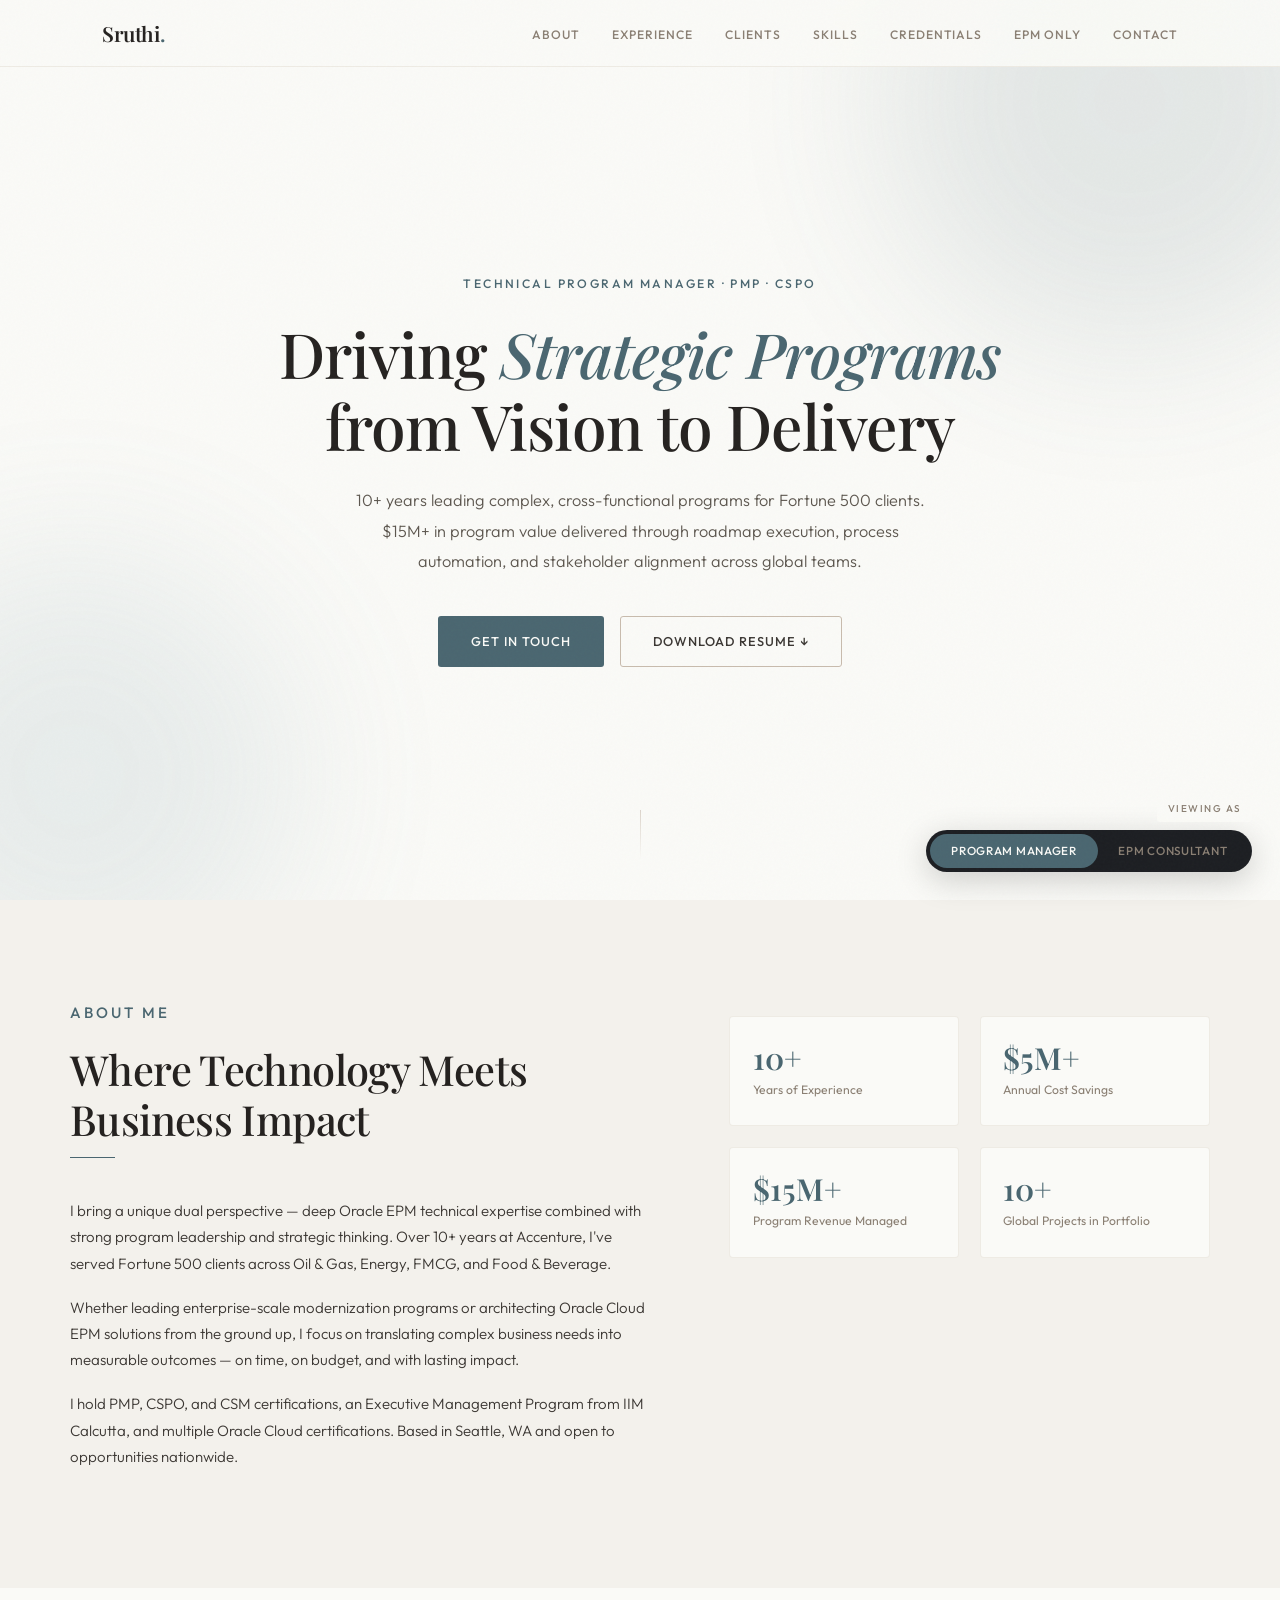
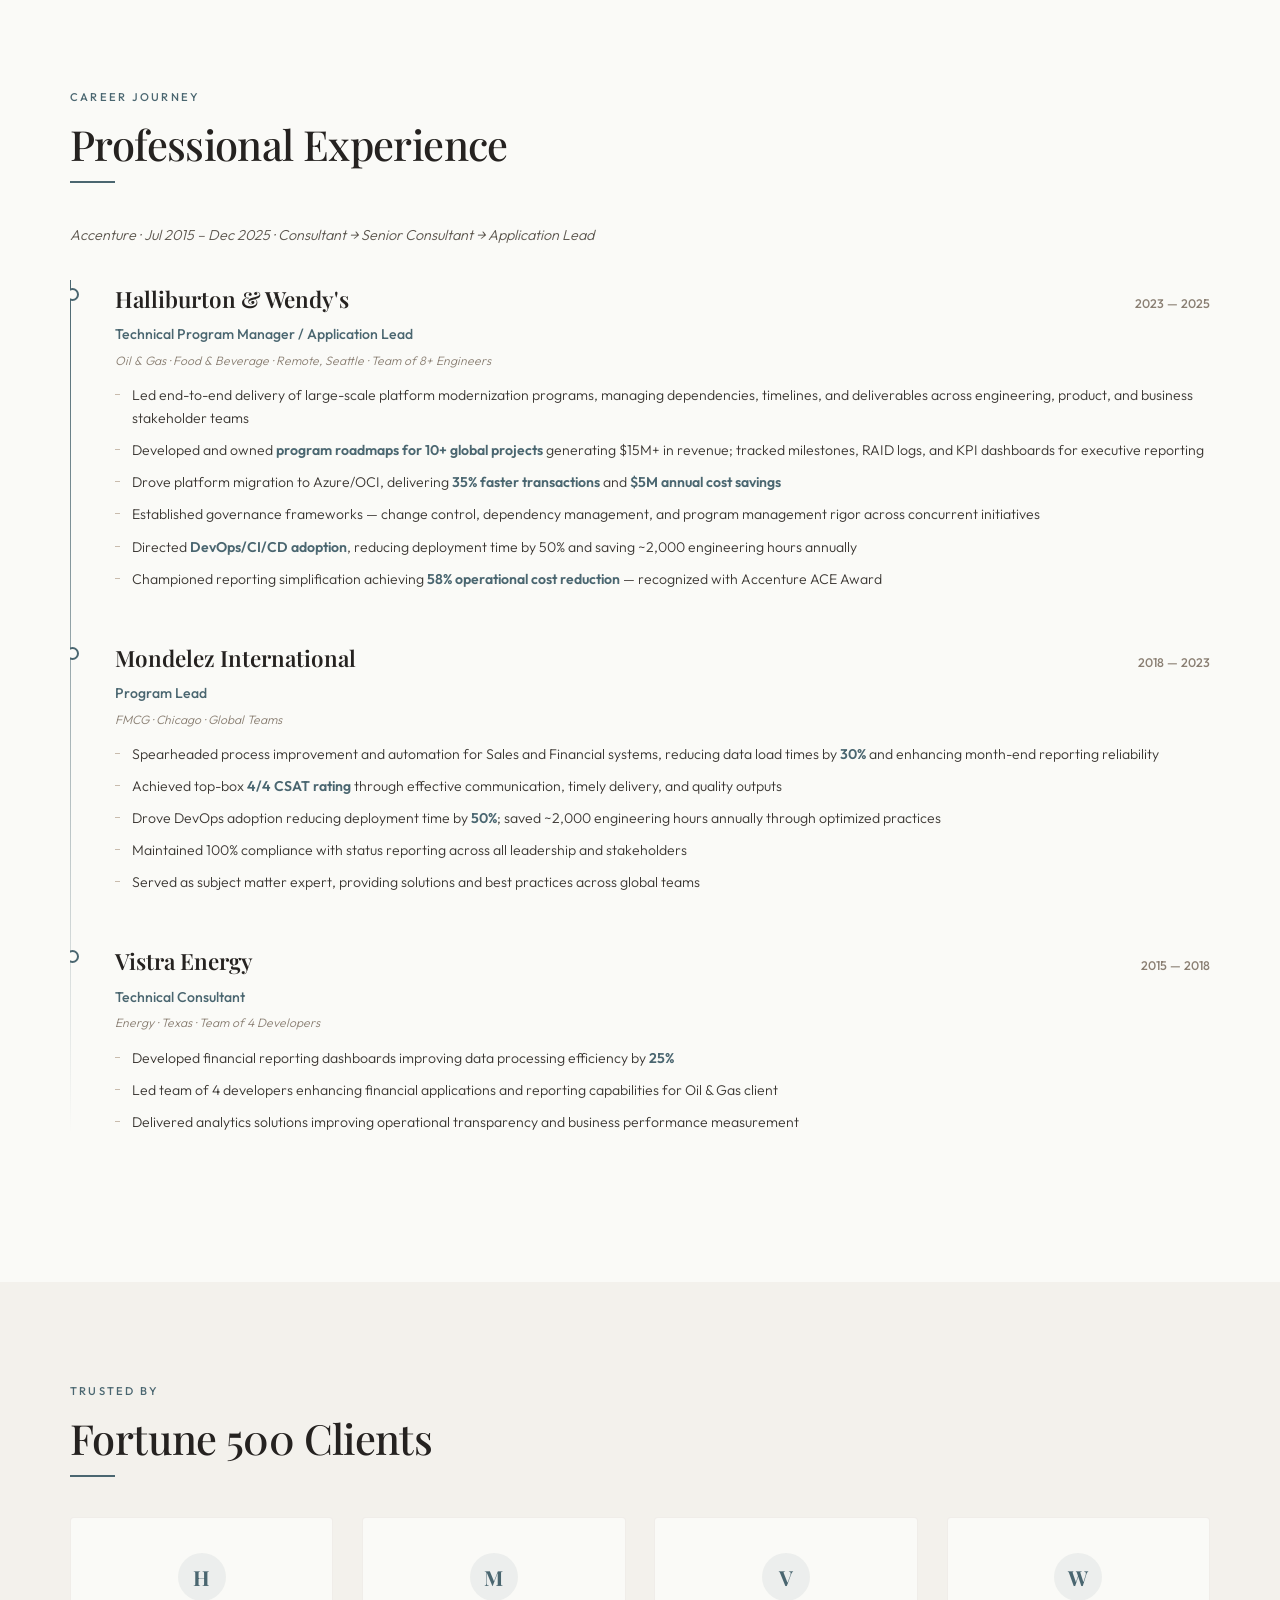
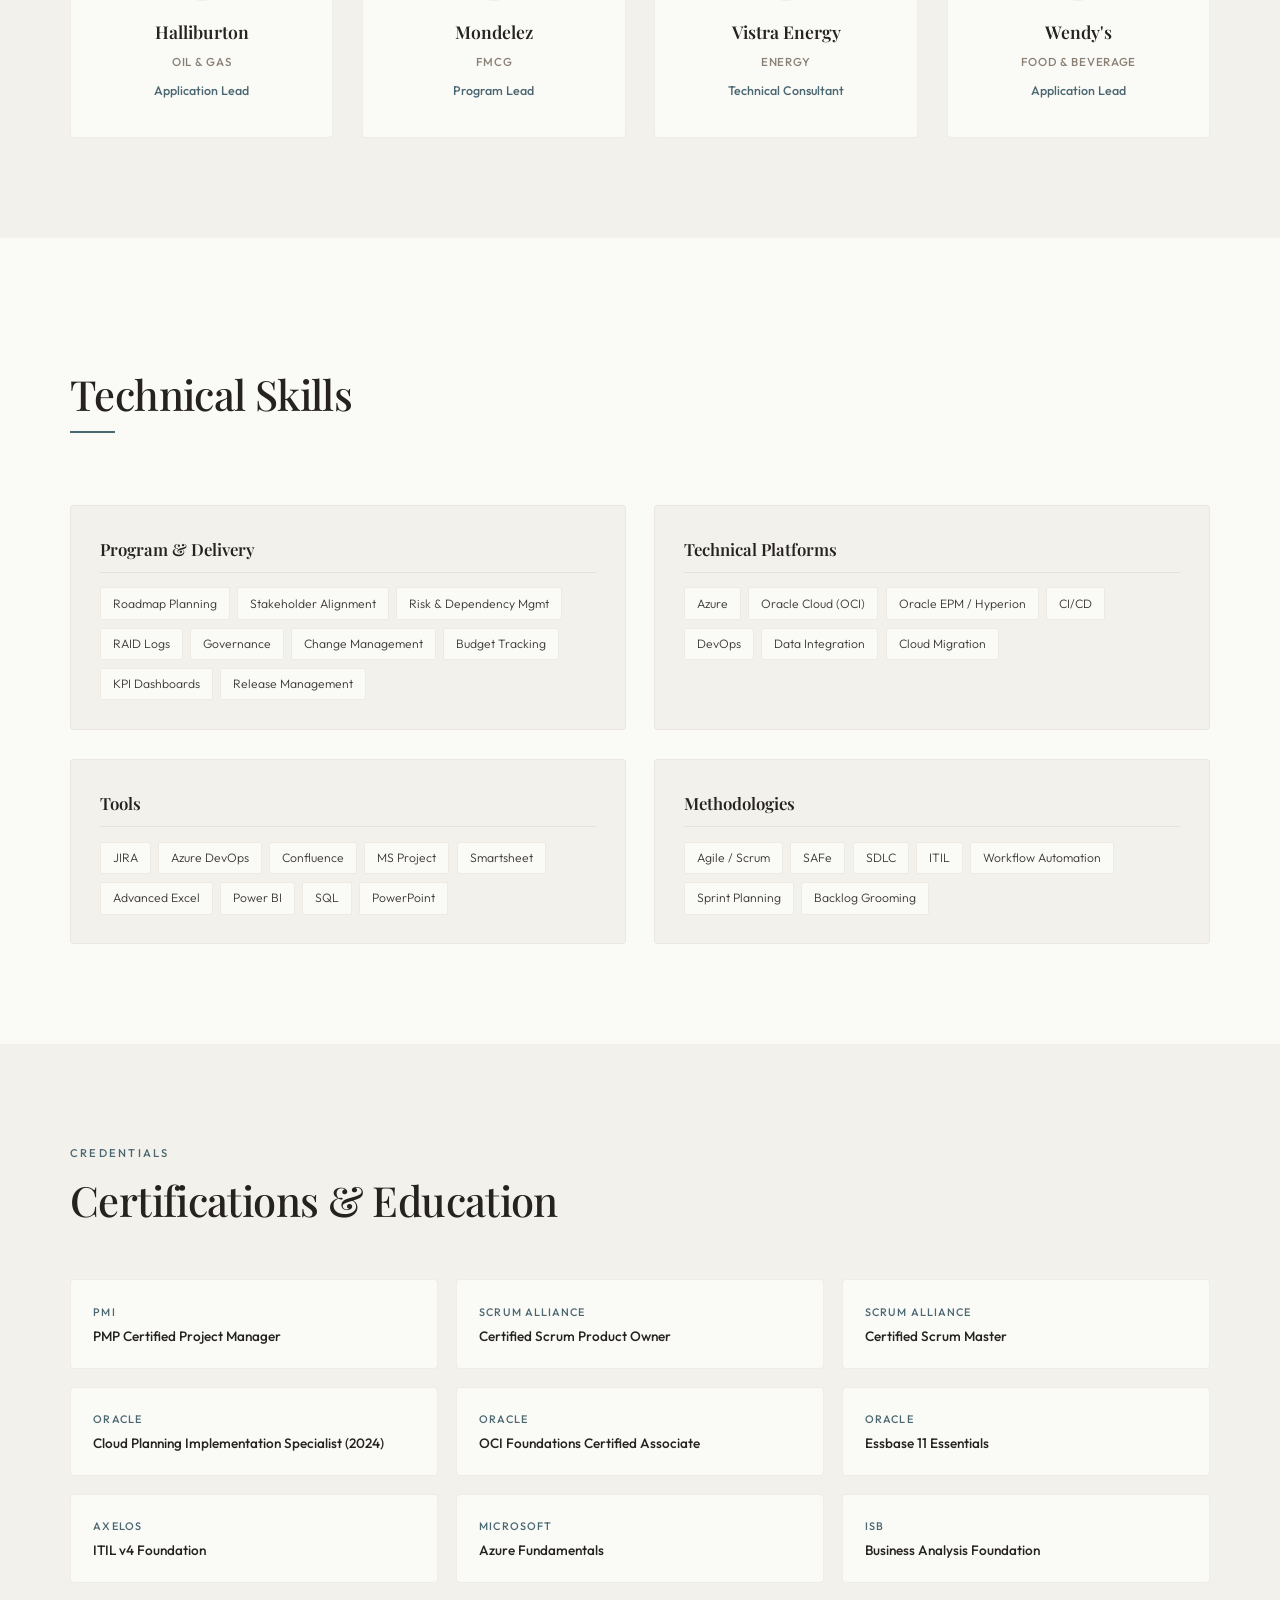
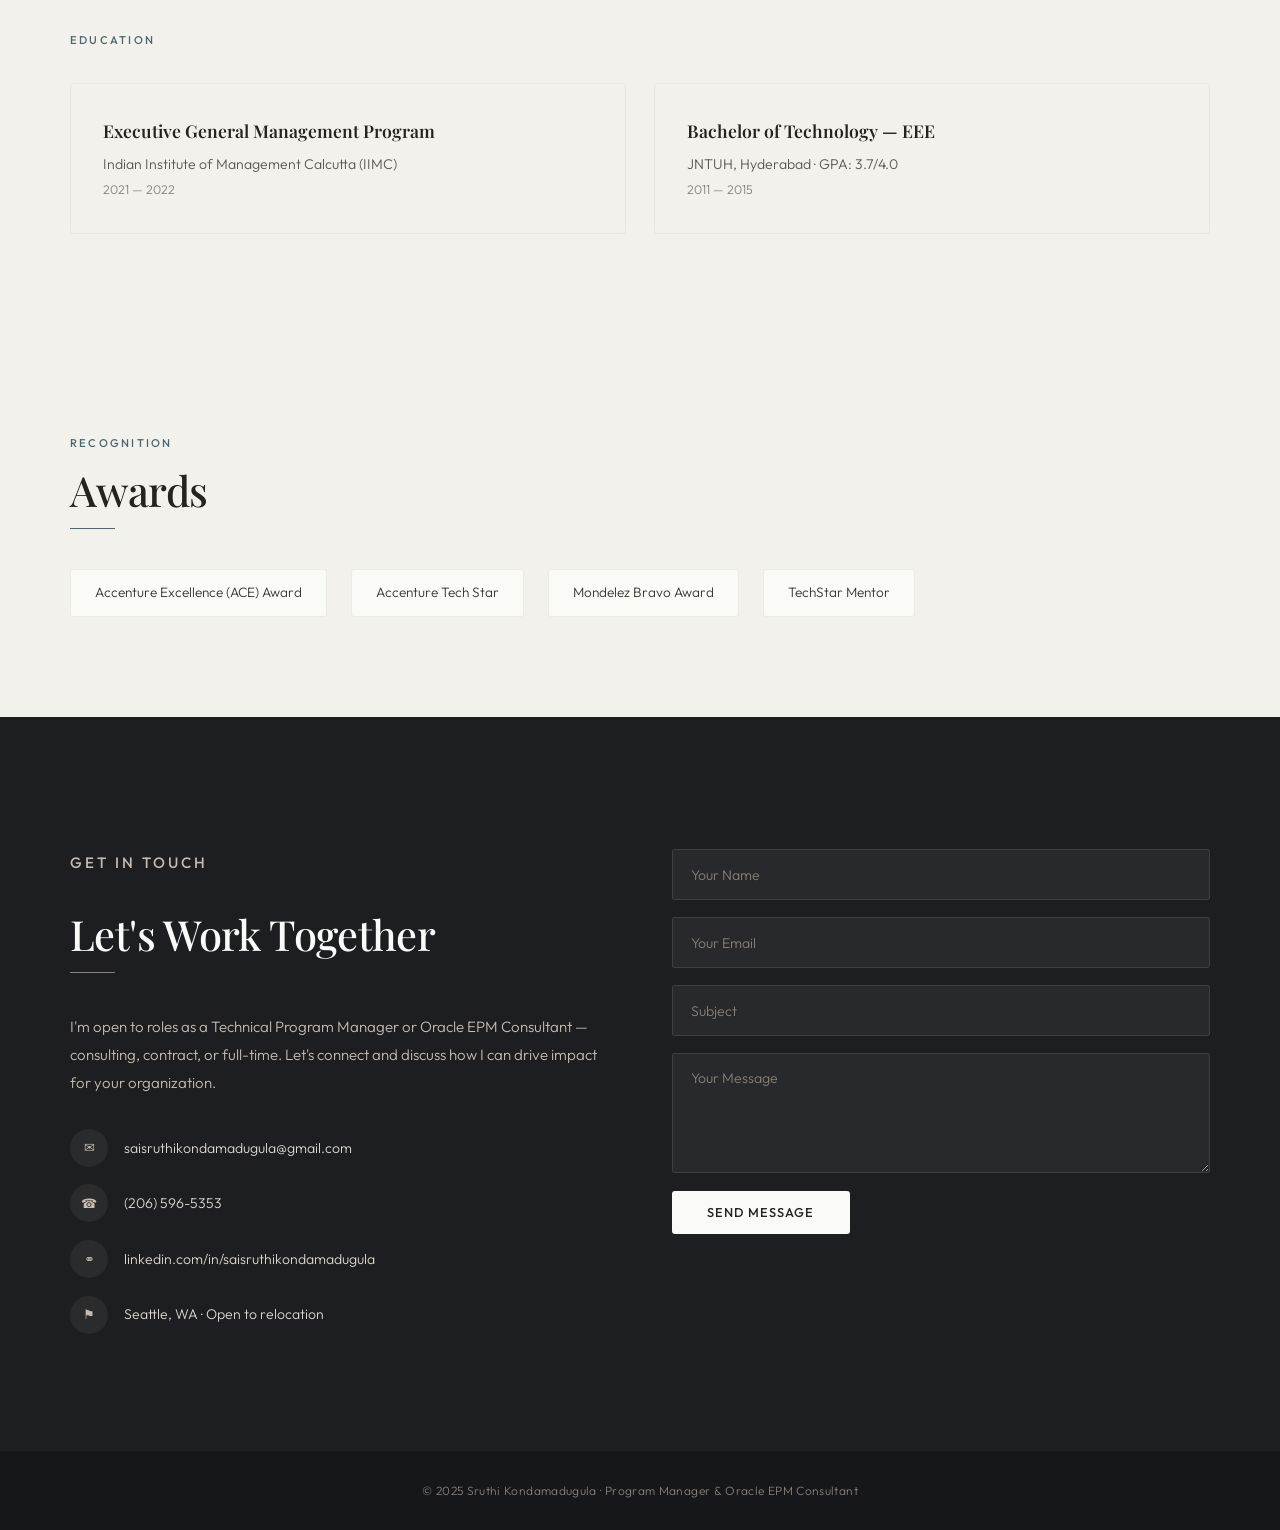
<file: index.html>
<!DOCTYPE html>
<html lang="en">
<head>
<meta charset="UTF-8">
<meta name="viewport" content="width=device-width, initial-scale=1.0">
<title>Sruthi Kondamadugula | Program Manager & Oracle EPM Consultant</title>
<link rel="preconnect" href="https://fonts.googleapis.com">
<link href="https://fonts.googleapis.com/css2?family=Playfair+Display:ital,wght@0,400;0,500;0,600;0,700;1,400;1,500&family=Outfit:wght@200;300;400;500;600&display=swap" rel="stylesheet">
<link rel="stylesheet" href="style.css">
</head>
<body>

<!-- ROLE TOGGLE -->
<div class="role-wrap">
  <div class="role-hint">Viewing as</div>
  <div class="role-bar">
    <button class="role-btn is-pm on" onclick="setRole('pm')">Program Manager</button>
    <button class="role-btn is-epm" onclick="setRole('epm')">EPM Consultant</button>
  </div>
</div>

<!-- NAV -->
<nav id="nb">
  <div class="nav-in">
    <a href="#" class="nav-logo">Sruthi<span class="dot" style="color:var(--pm)">.</span></a>
    <ul class="nav-links" id="nv">
      <li><a href="#about">About</a></li>
      <li><a href="experience.html">Experience</a></li>
      <li><a href="#clients">Clients</a></li>
      <li><a href="skills.html">Skills</a></li>
      <li><a href="certifications.html">Credentials</a></li>
      <li class="epm-only"><a href="epm.html">EPM Only</a></li>
      <li><a href="#contact">Contact</a></li>
    </ul>
    <button class="mob-tog" onclick="document.getElementById('nv').classList.toggle('open')"><span></span><span></span><span></span></button>
  </div>
</nav>

<!-- HERO -->
<section class="hero">
  <div class="orb orb-1" id="o1" style="background:var(--pm)"></div>
  <div class="orb orb-2" id="o2" style="background:var(--pm-lt)"></div>
  <div class="hero-inner">
    <div class="hero-view" id="hPm">
      <p class="hero-ey" style="color:var(--pm)">Technical Program Manager &middot; PMP &middot; CSPO</p>
      <h1>Driving <em style="color:var(--pm)">Strategic Programs</em> from Vision to Delivery</h1>
      <p class="hero-sub">10+ years leading complex, cross-functional programs for Fortune 500 clients. $15M+ in program value delivered through roadmap execution, process automation, and stakeholder alignment across global teams.</p>
    </div>
    <div class="hero-view off" id="hEpm">
      <p class="hero-ey" style="color:var(--epm)">Oracle EPM Consultant &middot; Application Lead</p>
      <h1>Architecting <em style="color:var(--epm)">Financial Intelligence</em> for the Enterprise</h1>
      <p class="hero-sub">10+ years delivering 13+ Oracle EPM implementations across Cloud and On-Premise — transforming how global organizations plan, budget, forecast, and report.</p>
    </div>
    <div class="hero-cta">
      <a href="#contact" class="btn btn-fill" id="hBtn" style="background:var(--pm)">Get in Touch</a>
      <a href="#" class="btn btn-out" onclick="event.preventDefault();alert('Host your resume PDF and update this link. Options: Google Drive, Dropbox, or GitHub.')">Download Resume &darr;</a>
    </div>
  </div>
  <div class="scroll-ind"><div class="scroll-ln"></div></div>
</section>

<!-- ABOUT -->
<section id="about">
  <div class="ctr">
    <div class="ab-grid">
      <div class="ab-txt rv">
        <p class="s-lbl acc-c" style="color:var(--pm)">About Me</p>
        <h2 class="s-ttl">Where Technology Meets Business Impact</h2>
        <div class="s-div acc-b" style="background:var(--pm)"></div>
        <p>I bring a unique dual perspective — deep Oracle EPM technical expertise combined with strong program leadership and strategic thinking. Over 10+ years at Accenture, I've served Fortune 500 clients across Oil &amp; Gas, Energy, FMCG, and Food &amp; Beverage.</p>
        <p>Whether leading enterprise-scale modernization programs or architecting Oracle Cloud EPM solutions from the ground up, I focus on translating complex business needs into measurable outcomes — on time, on budget, and with lasting impact.</p>
        <p>I hold PMP, CSPO, and CSM certifications, an Executive Management Program from IIM Calcutta, and multiple Oracle Cloud certifications. Based in Seattle, WA and open to opportunities nationwide.</p>
      </div>
      <div class="met-grid rv">
        <div class="met-card"><div class="met-num acc-c" style="color:var(--pm)">10+</div><div class="met-lbl">Years of Experience</div></div>
        <div class="met-card"><div class="met-num acc-c" style="color:var(--pm)">$5M+</div><div class="met-lbl">Annual Cost Savings</div></div>
        <div class="met-card toggled pm-only" id="pm-m1"><div class="met-num" style="color:var(--pm)">$15M+</div><div class="met-lbl">Program Revenue Managed</div></div>
        <div class="met-card toggled pm-only" id="pm-m2"><div class="met-num" style="color:var(--pm)">10+</div><div class="met-lbl">Global Projects in Portfolio</div></div>
        <div class="met-card toggled epm-only off" id="epm-m1"><div class="met-num" style="color:var(--epm)">13+</div><div class="met-lbl">EPM Implementations</div></div>
        <div class="met-card toggled epm-only off" id="epm-m2"><div class="met-num" style="color:var(--epm)">1,200+</div><div class="met-lbl">Manual Hours Eliminated/Yr</div></div>
      </div>
    </div>
  </div>
</section>

<!-- EXPERIENCE -->
<section id="exp">
  <div class="ctr">
    <p class="s-lbl rv acc-c" style="color:var(--pm)">Career Journey</p>
    <h2 class="s-ttl rv">Professional Experience</h2>
    <div class="s-div rv acc-b" style="background:var(--pm)"></div>
    <p class="rv" style="font-size:.9rem;color:var(--slate);margin-bottom:.5rem;font-style:italic">Accenture &middot; Jul 2015 – Dec 2025 &middot; Consultant → Senior Consultant → Application Lead</p>

    <!-- PM EXPERIENCE -->
    <div class="exp-panel" id="xPm">
      <div class="tl">
        <div class="tl-item rv">
          <div class="tl-head"><span class="tl-client">Halliburton & Wendy's</span><span class="tl-date">2023 — 2025</span></div>
          <div class="tl-role" style="color:var(--pm)">Technical Program Manager / Application Lead</div>
          <div class="tl-ind">Oil & Gas · Food & Beverage · Remote, Seattle · Team of 8+ Engineers</div>
          <ul class="tl-bul">
            <li>Led end-to-end delivery of large-scale platform modernization programs, managing dependencies, timelines, and deliverables across engineering, product, and business stakeholder teams</li>
            <li>Developed and owned <span class="mh" style="color:var(--pm)">program roadmaps for 10+ global projects</span> generating $15M+ in revenue; tracked milestones, RAID logs, and KPI dashboards for executive reporting</li>
            <li>Drove platform migration to Azure/OCI, delivering <span class="mh" style="color:var(--pm)">35% faster transactions</span> and <span class="mh" style="color:var(--pm)">$5M annual cost savings</span></li>
            <li>Established governance frameworks — change control, dependency management, and program management rigor across concurrent initiatives</li>
            <li>Directed <span class="mh" style="color:var(--pm)">DevOps/CI/CD adoption</span>, reducing deployment time by 50% and saving ~2,000 engineering hours annually</li>
            <li>Championed reporting simplification achieving <span class="mh" style="color:var(--pm)">58% operational cost reduction</span> — recognized with Accenture ACE Award</li>
          </ul>
        </div>
        <div class="tl-item rv">
          <div class="tl-head"><span class="tl-client">Mondelez International</span><span class="tl-date">2018 — 2023</span></div>
          <div class="tl-role" style="color:var(--pm)">Program Lead</div>
          <div class="tl-ind">FMCG · Chicago · Global Teams</div>
          <ul class="tl-bul">
            <li>Spearheaded process improvement and automation for Sales and Financial systems, reducing data load times by <span class="mh" style="color:var(--pm)">30%</span> and enhancing month-end reporting reliability</li>
            <li>Achieved top-box <span class="mh" style="color:var(--pm)">4/4 CSAT rating</span> through effective communication, timely delivery, and quality outputs</li>
            <li>Drove DevOps adoption reducing deployment time by <span class="mh" style="color:var(--pm)">50%</span>; saved ~2,000 engineering hours annually through optimized practices</li>
            <li>Maintained 100% compliance with status reporting across all leadership and stakeholders</li>
            <li>Served as subject matter expert, providing solutions and best practices across global teams</li>
          </ul>
        </div>
        <div class="tl-item rv">
          <div class="tl-head"><span class="tl-client">Vistra Energy</span><span class="tl-date">2015 — 2018</span></div>
          <div class="tl-role" style="color:var(--pm)">Technical Consultant</div>
          <div class="tl-ind">Energy · Texas · Team of 4 Developers</div>
          <ul class="tl-bul">
            <li>Developed financial reporting dashboards improving data processing efficiency by <span class="mh" style="color:var(--pm)">25%</span></li>
            <li>Led team of 4 developers enhancing financial applications and reporting capabilities for Oil &amp; Gas client</li>
            <li>Delivered analytics solutions improving operational transparency and business performance measurement</li>
          </ul>
        </div>
      </div>
    </div>

    <!-- EPM EXPERIENCE -->
    <div class="exp-panel off" id="xEpm">
      <div class="tl">
        <div class="tl-item rv">
          <div class="tl-head"><span class="tl-client">Halliburton</span><span class="tl-date">2023 — 2025</span></div>
          <div class="tl-role" style="color:var(--epm)">Application Hyperion Lead</div>
          <div class="tl-ind">Oil & Gas · Houston, TX · Remote from Seattle</div>
          <ul class="tl-bul">
            <li>Led solution redesign of On-Premise Hyperion (Planning, Essbase ASO/BSO) while expanding Cloud EPM modules (EPBCS, Smart Push) — <span class="mh" style="color:var(--epm)">35% performance improvement</span>, <span class="mh" style="color:var(--epm)">$5M annual savings</span></li>
            <li>Deployed EPBCS for Financial, Workforce, and Capex planning; optimized calc-scripts achieving <span class="mh" style="color:var(--epm)">60% faster transactions</span></li>
            <li>Directed multi-version Hyperion upgrades with DR strategy, performance tuning, DevOps/CI/CD — saving <span class="mh" style="color:var(--epm)">~2,000 engineering hours</span></li>
            <li>Architected ETL processes using Informatica, ODI, MaxL for source-to-Hyperion data integration</li>
          </ul>
        </div>
        <div class="tl-item rv">
          <div class="tl-head"><span class="tl-client">Wendy's</span><span class="tl-date">2023 — 2025</span></div>
          <div class="tl-role" style="color:var(--epm)">Application Lead</div>
          <div class="tl-ind">Food & Beverage · USA</div>
          <ul class="tl-bul">
            <li>Implemented EPBCS Planning modules for budgeting and forecasting across the restaurant network</li>
            <li>Automated EPM operations via EPM Automate — eliminating <span class="mh" style="color:var(--epm)">1,200+ manual hours annually</span>, improving release stability by 30%</li>
          </ul>
        </div>
        <div class="tl-item rv">
          <div class="tl-head"><span class="tl-client">Mondelez International</span><span class="tl-date">2018 — 2023</span></div>
          <div class="tl-role" style="color:var(--epm)">Senior Consultant</div>
          <div class="tl-ind">FMCG · Chicago · Multi-geography Financial Planning</div>
          <ul class="tl-bul">
            <li>Led Cloud migration to PBCS; architected <span class="mh" style="color:var(--epm)">ACB (Actual vs Budget Cost Tracker)</span> — reducing reconciliation by ~40%, improving forecast accuracy by 20%</li>
            <li>Developed <span class="mh" style="color:var(--epm)">CMT (Cost Management Tool)</span> on EPBCS — granular cost visibility, budgeting cycle time reduced by 20%</li>
            <li>Engineered data integration pipelines (Oracle ERP Cloud, PeopleSoft, Fusion) — <span class="mh" style="color:var(--epm)">45% data load reliability improvement</span></li>
            <li>Authored MDX, Calc Scripts, Business Rules, Jython, Groovy — <span class="mh" style="color:var(--epm)">30% faster load times</span>, 25% processing efficiency gain</li>
          </ul>
        </div>
        <div class="tl-item rv">
          <div class="tl-head"><span class="tl-client">Vistra Energy</span><span class="tl-date">2015 — 2018</span></div>
          <div class="tl-role" style="color:var(--epm)">Consultant</div>
          <div class="tl-ind">Energy · Texas · On-Premise EPM Modernization</div>
          <ul class="tl-bul">
            <li>Modernized legacy On-Premise EPM through full redesign, DR strategies, LCM management — reducing manual processing by <span class="mh" style="color:var(--epm)">~30%</span></li>
            <li>Executed full SDLC: requirements, design, development, UAT, go-live across Hyperion environments</li>
          </ul>
        </div>
      </div>
    </div>
  </div>
</section>

<!-- CLIENTS -->
<section id="clients">
  <div class="ctr">
    <p class="s-lbl rv acc-c" style="color:var(--pm)">Trusted By</p>
    <h2 class="s-ttl rv">Fortune 500 Clients</h2>
    <div class="s-div rv acc-b" style="background:var(--pm)"></div>
    <div class="cl-grid">
      <div class="cl-card rv">
        <div class="cl-ico acc-ico" style="background:var(--pm-glow);color:var(--pm)">H</div>
        <div class="cl-name">Halliburton</div><div class="cl-type">Oil &amp; Gas</div>
        <div class="cl-role acc-c cl-r" style="color:var(--pm)">Application Lead</div>
      </div>
      <div class="cl-card rv">
        <div class="cl-ico acc-ico" style="background:var(--pm-glow);color:var(--pm)">M</div>
        <div class="cl-name">Mondelez</div><div class="cl-type">FMCG</div>
        <div class="cl-role acc-c cl-r" style="color:var(--pm)">Program Lead</div>
      </div>
      <div class="cl-card rv">
        <div class="cl-ico acc-ico" style="background:var(--pm-glow);color:var(--pm)">V</div>
        <div class="cl-name">Vistra Energy</div><div class="cl-type">Energy</div>
        <div class="cl-role acc-c cl-r" style="color:var(--pm)">Technical Consultant</div>
      </div>
      <div class="cl-card rv">
        <div class="cl-ico acc-ico" style="background:var(--pm-glow);color:var(--pm)">W</div>
        <div class="cl-name">Wendy's</div><div class="cl-type">Food &amp; Beverage</div>
        <div class="cl-role acc-c cl-r" style="color:var(--pm)">Application Lead</div>
      </div>
    </div>
  </div>
</section>

<!-- SKILLS -->
<section id="skills">
  <div class="ctr">
    <p class="s-lbl rv acc-c" style="color:var(--pm)">Expertise</p>
    <h2 class="s-ttl rv">Technical Skills</h2>
    <div class="s-div rv acc-b" style="background:var(--pm)"></div>

    <!-- PM Skills -->
    <div class="sk-panel" id="skPm">
      <div class="sk-grid">
        <div class="sk-cat rv"><div class="sk-cat-t">Program & Delivery</div><div class="sk-tags">
          <span class="sk-tag">Roadmap Planning</span><span class="sk-tag">Stakeholder Alignment</span><span class="sk-tag">Risk & Dependency Mgmt</span><span class="sk-tag">RAID Logs</span><span class="sk-tag">Governance</span><span class="sk-tag">Change Management</span><span class="sk-tag">Budget Tracking</span><span class="sk-tag">KPI Dashboards</span><span class="sk-tag">Release Management</span>
        </div></div>
        <div class="sk-cat rv"><div class="sk-cat-t">Technical Platforms</div><div class="sk-tags">
          <span class="sk-tag">Azure</span><span class="sk-tag">Oracle Cloud (OCI)</span><span class="sk-tag">Oracle EPM / Hyperion</span><span class="sk-tag">CI/CD</span><span class="sk-tag">DevOps</span><span class="sk-tag">Data Integration</span><span class="sk-tag">Cloud Migration</span>
        </div></div>
        <div class="sk-cat rv"><div class="sk-cat-t">Tools</div><div class="sk-tags">
          <span class="sk-tag">JIRA</span><span class="sk-tag">Azure DevOps</span><span class="sk-tag">Confluence</span><span class="sk-tag">MS Project</span><span class="sk-tag">Smartsheet</span><span class="sk-tag">Advanced Excel</span><span class="sk-tag">Power BI</span><span class="sk-tag">SQL</span><span class="sk-tag">PowerPoint</span>
        </div></div>
        <div class="sk-cat rv"><div class="sk-cat-t">Methodologies</div><div class="sk-tags">
          <span class="sk-tag">Agile / Scrum</span><span class="sk-tag">SAFe</span><span class="sk-tag">SDLC</span><span class="sk-tag">ITIL</span><span class="sk-tag">Workflow Automation</span><span class="sk-tag">Sprint Planning</span><span class="sk-tag">Backlog Grooming</span>
        </div></div>
      </div>
    </div>

    <!-- EPM Skills -->
    <div class="sk-panel off" id="skEpm">
      <div class="sk-grid">
        <div class="sk-cat rv"><div class="sk-cat-t">Oracle Cloud EPM</div><div class="sk-tags">
          <span class="sk-tag">PBCS</span><span class="sk-tag">EPBCS</span><span class="sk-tag">FCCS</span><span class="sk-tag">EPM Automate</span><span class="sk-tag">SmartView</span><span class="sk-tag">HFR</span><span class="sk-tag">Data Management</span><span class="sk-tag">Smart Push</span><span class="sk-tag">Management Reporting</span>
        </div></div>
        <div class="sk-cat rv"><div class="sk-cat-t">Oracle On-Premise</div><div class="sk-tags">
          <span class="sk-tag">Hyperion Planning</span><span class="sk-tag">Essbase (ASO/BSO)</span><span class="sk-tag">FDMEE</span><span class="sk-tag">ODI</span><span class="sk-tag">DRM</span><span class="sk-tag">EPMA</span><span class="sk-tag">Calculation Manager</span><span class="sk-tag">LCM</span>
        </div></div>
        <div class="sk-cat rv"><div class="sk-cat-t">Scripting & Development</div><div class="sk-tags">
          <span class="sk-tag">MDX</span><span class="sk-tag">Groovy</span><span class="sk-tag">Jython</span><span class="sk-tag">MaxL</span><span class="sk-tag">Calc Scripts</span><span class="sk-tag">Business Rules</span><span class="sk-tag">Shell Scripts</span><span class="sk-tag">SQL</span><span class="sk-tag">PL/SQL</span>
        </div></div>
        <div class="sk-cat rv"><div class="sk-cat-t">Data Integration & Cloud</div><div class="sk-tags">
          <span class="sk-tag">Oracle ERP Cloud</span><span class="sk-tag">Fusion Apps</span><span class="sk-tag">PeopleSoft</span><span class="sk-tag">Informatica</span><span class="sk-tag">OCI</span><span class="sk-tag">Azure</span><span class="sk-tag">Power BI</span><span class="sk-tag">Tableau</span>
        </div></div>
      </div>
    </div>
  </div>
</section>

<!-- CERTIFICATIONS -->
<section id="certs">
  <div class="ctr">
    <p class="s-lbl rv acc-c" style="color:var(--pm)">Credentials</p>
    <h2 class="s-ttl rv">Certifications & Education</h2>
    <div class="s-div rv acc-b" style="background:var(--pm)"></div>
    <div class="ce-grid">
      <div class="ce-card rv"><div class="ce-iss acc-c" style="color:var(--pm)">PMI</div><div class="ce-name">PMP Certified Project Manager</div></div>
      <div class="ce-card rv"><div class="ce-iss acc-c" style="color:var(--pm)">Scrum Alliance</div><div class="ce-name">Certified Scrum Product Owner</div></div>
      <div class="ce-card rv"><div class="ce-iss acc-c" style="color:var(--pm)">Scrum Alliance</div><div class="ce-name">Certified Scrum Master</div></div>
      <div class="ce-card rv"><div class="ce-iss acc-c" style="color:var(--pm)">Oracle</div><div class="ce-name">Cloud Planning Implementation Specialist (2024)</div></div>
      <div class="ce-card rv"><div class="ce-iss acc-c" style="color:var(--pm)">Oracle</div><div class="ce-name">OCI Foundations Certified Associate</div></div>
      <div class="ce-card rv"><div class="ce-iss acc-c" style="color:var(--pm)">Oracle</div><div class="ce-name">Essbase 11 Essentials</div></div>
      <div class="ce-card rv"><div class="ce-iss acc-c" style="color:var(--pm)">AXELOS</div><div class="ce-name">ITIL v4 Foundation</div></div>
      <div class="ce-card rv"><div class="ce-iss acc-c" style="color:var(--pm)">Microsoft</div><div class="ce-name">Azure Fundamentals</div></div>
      <div class="ce-card rv"><div class="ce-iss acc-c" style="color:var(--pm)">ISB</div><div class="ce-name">Business Analysis Foundation</div></div>
    </div>
    <div style="margin-top:3rem">
      <p class="s-lbl rv acc-c" style="color:var(--pm)">Education</p>
      <div class="ed-grid">
        <div class="ed-card rv"><div class="ed-deg">Executive General Management Program</div><div class="ed-sch">Indian Institute of Management Calcutta (IIMC)</div><div class="ed-yr">2021 — 2022</div></div>
        <div class="ed-card rv"><div class="ed-deg">Bachelor of Technology — EEE</div><div class="ed-sch">JNTUH, Hyderabad · GPA: 3.7/4.0</div><div class="ed-yr">2011 — 2015</div></div>
      </div>
    </div>
  </div>
</section>

<!-- AWARDS -->
<section id="awards">
  <div class="ctr">
    <p class="s-lbl rv acc-c" style="color:var(--pm)">Recognition</p>
    <h2 class="s-ttl rv">Awards</h2>
    <div class="s-div rv acc-b" style="background:var(--pm)"></div>
    <div class="aw-flex">
      <div class="aw-pill rv">Accenture Excellence (ACE) Award</div>
      <div class="aw-pill rv">Accenture Tech Star</div>
      <div class="aw-pill rv">Mondelez Bravo Award</div>
      <div class="aw-pill rv">TechStar Mentor</div>
    </div>
  </div>
</section>

<!-- CONTACT -->
<section id="contact">
  <div class="ctr">
    <div class="ct-grid">
      <div class="ct-info rv">
        <p class="s-lbl" style="color:var(--warm)">Get in Touch</p>
        <h2 class="s-ttl">Let's Work Together</h2>
        <div class="s-div" style="background:var(--stone)"></div>
        <p>I'm open to roles as a Technical Program Manager or Oracle EPM Consultant — consulting, contract, or full-time. Let's connect and discuss how I can drive impact for your organization.</p>
        <div class="ct-det"><div class="ct-ico">&#9993;</div><div class="ct-txt"><a href="mailto:saisruthikondamadugula@gmail.com">saisruthikondamadugula@gmail.com</a></div></div>
        <div class="ct-det"><div class="ct-ico">&#9742;</div><div class="ct-txt"><a href="tel:+12065965353">(206) 596-5353</a></div></div>
        <div class="ct-det"><div class="ct-ico">&#9901;</div><div class="ct-txt"><a href="https://linkedin.com/in/saisruthikondamadugula" target="_blank">linkedin.com/in/saisruthikondamadugula</a></div></div>
        <div class="ct-det"><div class="ct-ico">&#9873;</div><div class="ct-txt">Seattle, WA · Open to relocation</div></div>
      </div>
      <div class="rv">
        <div class="ct-form">
          <input type="text" placeholder="Your Name" id="fn">
          <input type="email" placeholder="Your Email" id="fe">
          <input type="text" placeholder="Subject" id="fs">
          <textarea placeholder="Your Message" id="fm"></textarea>
          <button class="btn-send" onclick="sendMail()">Send Message</button>
        </div>
      </div>
    </div>
  </div>
</section>

<footer><p>&copy; 2025 Sruthi Kondamadugula &middot; Program Manager & Oracle EPM Consultant</p></footer>

<script>
const pmRoles=['Application Lead','Program Lead','Technical Consultant','Application Lead'];
const epmRoles=['Hyperion Lead','Senior Consultant','Consultant','Application Lead'];

function setRole(r){
  const isPm=r==='pm';
  const c=isPm?'var(--pm)':'var(--epm)';
  const g=isPm?'var(--pm-glow)':'var(--epm-glow)';
  const bg=isPm?'var(--pm)':'var(--epm)';

  // Buttons
  document.querySelectorAll('.role-btn').forEach(b=>b.classList.remove('on'));
  document.querySelector(`.role-btn.is-${r}`).classList.add('on');

  // Hero
  document.getElementById('hPm').classList.toggle('off',!isPm);
  document.getElementById('hEpm').classList.toggle('off',isPm);
  document.getElementById('o1').style.background=isPm?'var(--pm)':'var(--epm)';
  document.getElementById('o2').style.background=isPm?'var(--pm-lt)':'var(--epm-lt)';
  document.getElementById('hBtn').style.background=bg;

  // Logo dot
  document.querySelector('.dot').style.color=c;

  // Accent colors (labels, dividers)
  document.querySelectorAll('.acc-c').forEach(e=>e.style.color=c);
  document.querySelectorAll('.acc-b').forEach(e=>e.style.background=c);
  document.querySelectorAll('.nav-links a::after').forEach(()=>{});

  // Metrics
  document.querySelectorAll('.pm-only').forEach(e=>e.classList.toggle('off',!isPm));
  document.querySelectorAll('.epm-only').forEach(e=>e.classList.toggle('off',isPm));

  // Experience panels
  document.getElementById('xPm').classList.toggle('off',!isPm);
  document.getElementById('xEpm').classList.toggle('off',isPm);

  // Skills panels
  document.getElementById('skPm').classList.toggle('off',!isPm);
  document.getElementById('skEpm').classList.toggle('off',isPm);

  // Client icons & roles
  document.querySelectorAll('.acc-ico').forEach(e=>{e.style.background=g;e.style.color=c});
  document.querySelectorAll('.cl-r').forEach((e,i)=>{e.style.color=c;e.textContent=(isPm?pmRoles:epmRoles)[i]});

  // Timeline accent via inline style trick
  const tlColor=isPm?'var(--pm)':'var(--epm)';
  document.querySelectorAll('.tl').forEach(t=>t.style.setProperty('--tl-c',tlColor));

  // Re-observe reveals
  document.querySelectorAll('.rv:not(.vis)').forEach(el=>obs.observe(el));
}

// Reveal observer
const obs=new IntersectionObserver(es=>{
  es.forEach(e=>{if(e.isIntersecting)e.target.classList.add('vis')});
},{threshold:.08,rootMargin:'0px 0px -40px 0px'});
document.querySelectorAll('.rv').forEach(el=>obs.observe(el));

// Nav scroll
window.addEventListener('scroll',()=>{document.getElementById('nb').classList.toggle('scrolled',window.scrollY>50)});

// Dynamic timeline styles
const s=document.createElement('style');
s.textContent=`
.tl::before{background:linear-gradient(to bottom,var(--tl-c,var(--pm)),transparent)!important}
.tl-item::before{border-color:var(--tl-c,var(--pm))!important}
.nav-links a::after{background:var(--pm)}
`;
document.head.appendChild(s);

// Mail
function sendMail(){
  const n=document.getElementById('fn').value,e=document.getElementById('fe').value;
  const su=document.getElementById('fs').value||'Portfolio Contact',m=document.getElementById('fm').value;
  if(!n||!e||!m){alert('Please fill in all required fields.');return}
  window.location.href=`mailto:saisruthikondamadugula@gmail.com?subject=${encodeURIComponent(su+' - from '+n)}&body=${encodeURIComponent(m+'\n\nFrom: '+n+'\nEmail: '+e)}`;
}

// Mobile nav close on click
document.querySelectorAll('.nav-links a').forEach(a=>{a.addEventListener('click',()=>document.getElementById('nv').classList.remove('open'))});
</script>
</body>
</html>
</file>
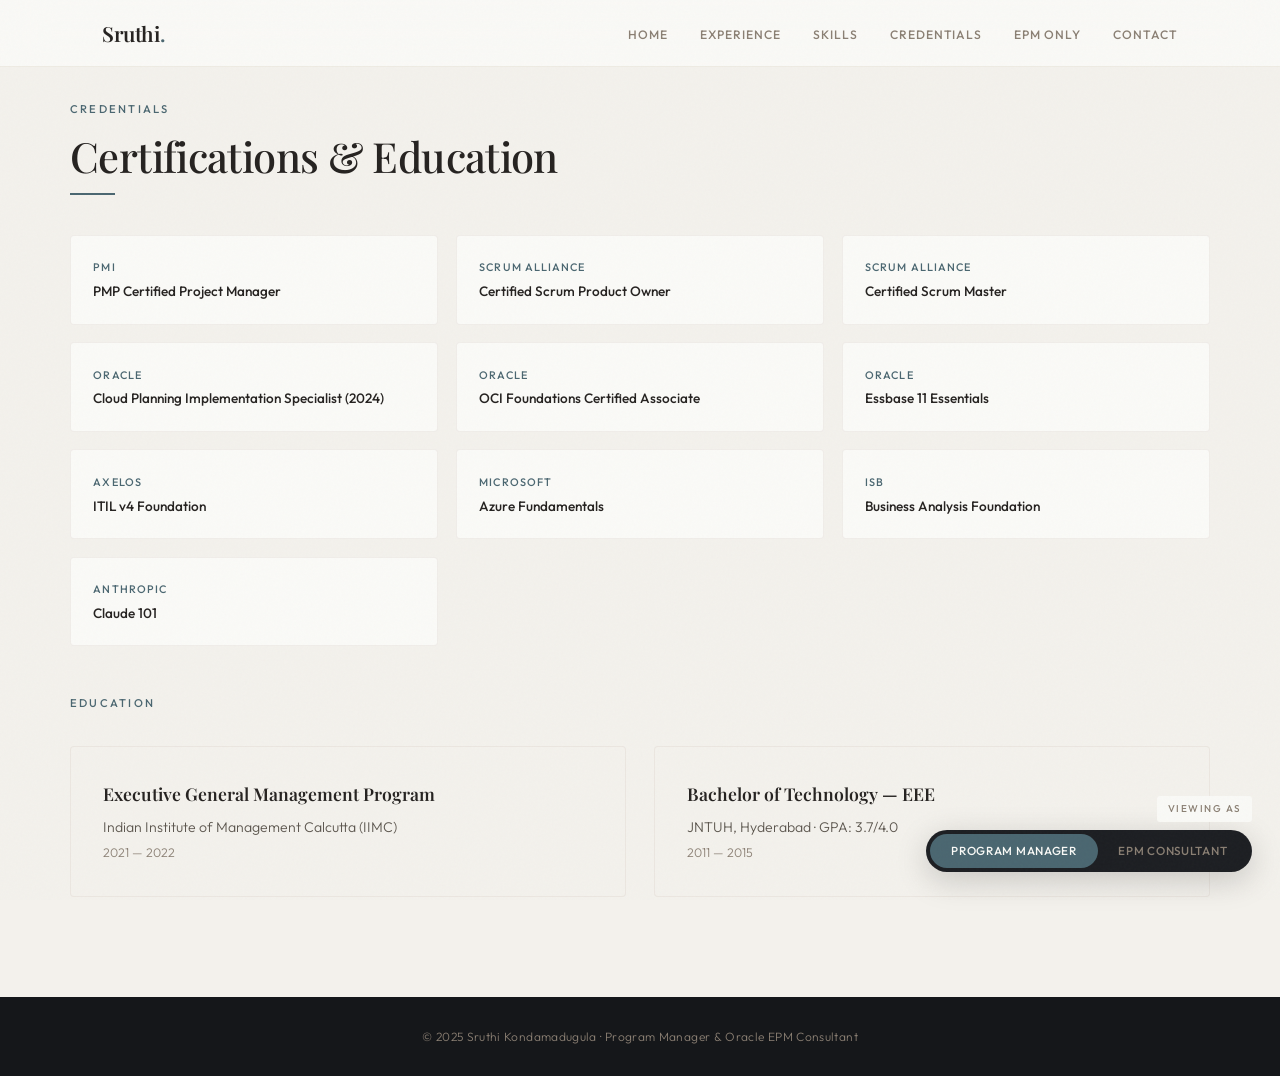
<file: certifications.html>
<!DOCTYPE html>
<html lang="en">
<head>
<meta charset="UTF-8">
<meta name="viewport" content="width=device-width, initial-scale=1.0">
<title>Certifications & Education | Sruthi Kondamadugula</title>
<link rel="preconnect" href="https://fonts.googleapis.com">
<link href="https://fonts.googleapis.com/css2?family=Playfair+Display:ital,wght@0,400;0,500;0,600;0,700;1,400;1,500&family=Outfit:wght@200;300;400;500;600&display=swap" rel="stylesheet">
<link rel="stylesheet" href="style.css">
</head>
<body>

<!-- ROLE TOGGLE -->
<div class="role-wrap">
  <div class="role-hint">Viewing as</div>
  <div class="role-bar">
    <button class="role-btn is-pm on" onclick="setRole('pm')">Program Manager</button>
    <button class="role-btn is-epm" onclick="setRole('epm')">EPM Consultant</button>
  </div>
</div>

<!-- NAV -->
<nav id="nb">
  <div class="nav-in">
    <a href="#" class="nav-logo">Sruthi<span class="dot" style="color:var(--pm)">.</span></a>
    <ul class="nav-links" id="nv">
      <li><a href="index.html">Home</a></li>
      <li><a href="experience.html">Experience</a></li>
      <li><a href="skills.html">Skills</a></li>
      <li><a href="certifications.html">Credentials</a></li>
      <li class="epm-only"><a href="epm.html">EPM Only</a></li>
      <li><a href="index.html#contact">Contact</a></li>
    </ul>
    <button class="mob-tog" onclick="document.getElementById('nv').classList.toggle('open')"><span></span><span></span><span></span></button>
  </div>
</nav>

<!-- CERTIFICATIONS CONTENT -->
<section id="certs">
  <div class="ctr">
    <p class="s-lbl rv acc-c" style="color:var(--pm)">Credentials</p>
    <h2 class="s-ttl rv">Certifications & Education</h2>
    <div class="s-div rv acc-b" style="background:var(--pm)"></div>
    <div class="ce-grid">
      <div class="ce-card rv"><div class="ce-iss acc-c" style="color:var(--pm)">PMI</div><div class="ce-name">PMP Certified Project Manager</div></div>
      <div class="ce-card rv"><div class="ce-iss acc-c" style="color:var(--pm)">Scrum Alliance</div><div class="ce-name">Certified Scrum Product Owner</div></div>
      <div class="ce-card rv"><div class="ce-iss acc-c" style="color:var(--pm)">Scrum Alliance</div><div class="ce-name">Certified Scrum Master</div></div>
      <div class="ce-card rv"><div class="ce-iss acc-c" style="color:var(--pm)">Oracle</div><div class="ce-name">Cloud Planning Implementation Specialist (2024)</div></div>
      <div class="ce-card rv"><div class="ce-iss acc-c" style="color:var(--pm)">Oracle</div><div class="ce-name">OCI Foundations Certified Associate</div></div>
      <div class="ce-card rv"><div class="ce-iss acc-c" style="color:var(--pm)">Oracle</div><div class="ce-name">Essbase 11 Essentials</div></div>
      <div class="ce-card rv"><div class="ce-iss acc-c" style="color:var(--pm)">AXELOS</div><div class="ce-name">ITIL v4 Foundation</div></div>
      <div class="ce-card rv"><div class="ce-iss acc-c" style="color:var(--pm)">Microsoft</div><div class="ce-name">Azure Fundamentals</div></div>
      <div class="ce-card rv"><div class="ce-iss acc-c" style="color:var(--pm)">ISB</div><div class="ce-name">Business Analysis Foundation</div></div>
      <div class="ce-card rv"><div class="ce-iss acc-c" style="color:var(--pm)">Anthropic</div><div class="ce-name">Claude 101</div></div>
    </div>
    <div style="margin-top:3rem">
      <p class="s-lbl rv acc-c" style="color:var(--pm)">Education</p>
      <div class="ed-grid">
        <div class="ed-card rv"><div class="ed-deg">Executive General Management Program</div><div class="ed-sch">Indian Institute of Management Calcutta (IIMC)</div><div class="ed-yr">2021 — 2022</div></div>
        <div class="ed-card rv"><div class="ed-deg">Bachelor of Technology — EEE</div><div class="ed-sch">JNTUH, Hyderabad · GPA: 3.7/4.0</div><div class="ed-yr">2011 — 2015</div></div>
      </div>
    </div>
  </div>
</section>

<footer><p>&copy; 2025 Sruthi Kondamadugula &middot; Program Manager & Oracle EPM Consultant</p></footer>

<script>
// same script
const pmRoles=['Application Lead','Program Lead','Technical Consultant','Application Lead'];
const epmRoles=['Hyperion Lead','Senior Consultant','Consultant','Application Lead'];

function setRole(r){
  const isPm=r==='pm';
  const c=isPm?'var(--pm)':'var(--epm)';
  const g=isPm?'var(--pm-glow)':'var(--epm-glow)';
  const bg=isPm?'var(--pm)':'var(--epm)';
  document.querySelectorAll('.role-btn').forEach(b=>b.classList.remove('on'));
  document.querySelector(`.role-btn.is-${r}`).classList.add('on');
  if(document.getElementById('hPm')) document.getElementById('hPm').classList.toggle('off',!isPm);
  if(document.getElementById('hEpm')) document.getElementById('hEpm').classList.toggle('off',isPm);
  if(document.getElementById('o1')) document.getElementById('o1').style.background=isPm?'var(--pm)':'var(--epm)';
  if(document.getElementById('o2')) document.getElementById('o2').style.background=isPm?'var(--pm-lt)':'var(--epm-lt)';
  if(document.getElementById('hBtn')) document.getElementById('hBtn').style.background=bg;
  document.querySelector('.dot').style.color=c;
  document.querySelectorAll('.acc-c').forEach(e=>e.style.color=c);
  document.querySelectorAll('.acc-b').forEach(e=>e.style.background=c);
  document.querySelectorAll('.pm-only').forEach(e=>e.classList.toggle('off',!isPm));
  document.querySelectorAll('.epm-only').forEach(e=>e.classList.toggle('off',isPm));
  if(document.getElementById('xPm')) document.getElementById('xPm').classList.toggle('off',!isPm);
  if(document.getElementById('xEpm')) document.getElementById('xEpm').classList.toggle('off',isPm);
  if(document.getElementById('skPm')) document.getElementById('skPm').classList.toggle('off',!isPm);
  if(document.getElementById('skEpm')) document.getElementById('skEpm').classList.toggle('off',isPm);
  document.querySelectorAll('.acc-ico').forEach(e=>{e.style.background=g;e.style.color=c});
  document.querySelectorAll('.cl-r').forEach((e,i)=>{e.style.color=c;e.textContent=(isPm?pmRoles:epmRoles)[i]});
  const tlColor=isPm?'var(--pm)':'var(--epm)';
  document.querySelectorAll('.tl').forEach(t=>t.style.setProperty('--tl-c',tlColor));
  document.querySelectorAll('.rv:not(.vis)').forEach(el=>obs.observe(el));
}

const obs=new IntersectionObserver(es=>{
  es.forEach(e=>{if(e.isIntersecting)e.target.classList.add('vis')});
},{threshold:.08,rootMargin:'0px 0px -40px 0px'});
document.querySelectorAll('.rv').forEach(el=>obs.observe(el));
window.addEventListener('scroll',()=>{document.getElementById('nb').classList.toggle('scrolled',window.scrollY>50)});
const s=document.createElement('style');
s.textContent=`
.tl::before{background:linear-gradient(to bottom,var(--tl-c,var(--pm)),transparent)!important}
.tl-item::before{border-color:var(--tl-c,var(--pm))!important}
.nav-links a::after{background:var(--pm)}
`;
document.head.appendChild(s);
function sendMail(){
  const n=document.getElementById('fn')?document.getElementById('fn').value:'';
  const e=document.getElementById('fe')?document.getElementById('fe').value:'';
  const su=document.getElementById('fs')?document.getElementById('fs').value||'Portfolio Contact':'';
  const m=document.getElementById('fm')?document.getElementById('fm').value:'';
  if(!n||!e||!m){alert('Please fill in all required fields.');return}
  window.location.href=`mailto:saisruthikondamadugula@gmail.com?subject=${encodeURIComponent(su+' - from '+n)}&body=${encodeURIComponent(m+'\n\nFrom: '+n+'\nEmail: '+e)}`;
}
document.querySelectorAll('.nav-links a').forEach(a=>{a.addEventListener('click',()=>document.getElementById('nv').classList.remove('open'))});
</script>
</body>
</html>
</file>
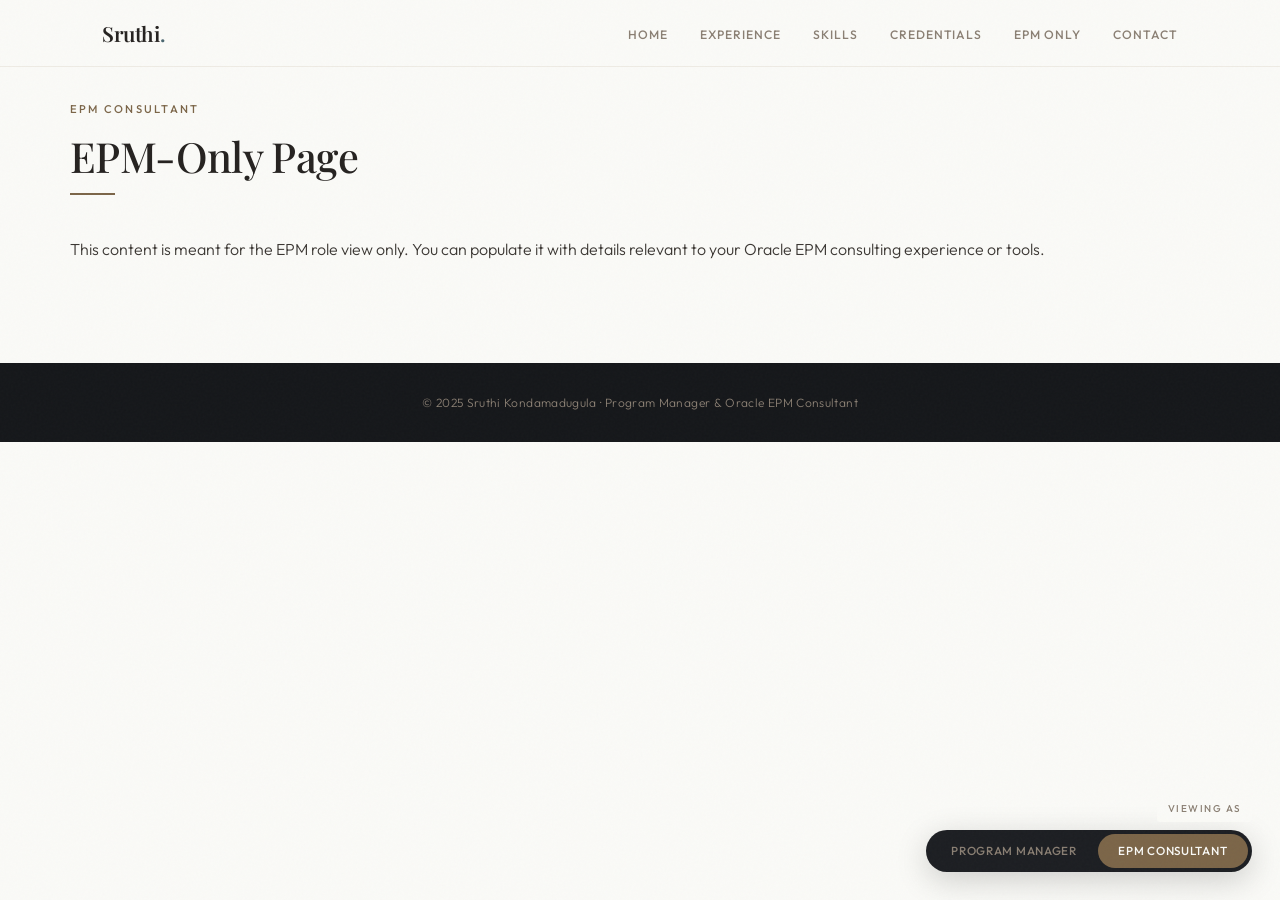
<file: epm.html>
<!DOCTYPE html>
<html lang="en">
<head>
<meta charset="UTF-8">
<meta name="viewport" content="width=device-width, initial-scale=1.0">
<title>EPM Role Page | Sruthi Kondamadugula</title>
<link rel="preconnect" href="https://fonts.googleapis.com">
<link href="https://fonts.googleapis.com/css2?family=Playfair+Display:ital,wght@0,400;0,500;0,600;0,700;1,400;1,500&family=Outfit:wght@200;300;400;500;600&display=swap" rel="stylesheet">
<link rel="stylesheet" href="style.css">
</head>
<body>

<!-- ROLE TOGGLE -->
<div class="role-wrap">
  <div class="role-hint">Viewing as</div>
  <div class="role-bar">
    <button class="role-btn is-pm" onclick="setRole('pm')">Program Manager</button>
    <button class="role-btn is-epm on" onclick="setRole('epm')">EPM Consultant</button>
  </div>
</div>

<!-- NAV -->
<nav id="nb">
  <div class="nav-in">
    <a href="#" class="nav-logo">Sruthi<span class="dot" style="color:var(--pm)">.</span></a>
    <ul class="nav-links" id="nv">
      <li><a href="index.html">Home</a></li>
      <li><a href="experience.html">Experience</a></li>
      <li><a href="skills.html">Skills</a></li>
      <li><a href="certifications.html">Credentials</a></li>
      <li class="epm-only"><a href="epm.html">EPM Only</a></li>
      <li><a href="index.html#contact">Contact</a></li>
    </ul>
    <button class="mob-tog" onclick="document.getElementById('nv').classList.toggle('open')"><span></span><span></span><span></span></button>
  </div>
</nav>

<!-- EPM CONTENT -->
<section id="epm">
  <div class="ctr">
    <p class="s-lbl rv acc-c" style="color:var(--epm)">EPM Consultant</p>
    <h2 class="s-ttl rv">EPM-Only Page</h2>
    <div class="s-div rv acc-b" style="background:var(--epm)"></div>
    <p class="rv">This content is meant for the EPM role view only. You can populate it with details relevant to your Oracle EPM consulting experience or tools.</p>
  </div>
</section>

<footer><p>&copy; 2025 Sruthi Kondamadugula &middot; Program Manager & Oracle EPM Consultant</p></footer>

<script>
// same script as other pages
const pmRoles=['Application Lead','Program Lead','Technical Consultant','Application Lead'];
const epmRoles=['Hyperion Lead','Senior Consultant','Consultant','Application Lead'];

function setRole(r){
  const isPm=r==='pm';
  const c=isPm?'var(--pm)':'var(--epm)';
  const g=isPm?'var(--pm-glow)':'var(--epm-glow)';
  const bg=isPm?'var(--pm)':'var(--epm)';
  document.querySelectorAll('.role-btn').forEach(b=>b.classList.remove('on'));
  document.querySelector(`.role-btn.is-${r}`).classList.add('on');
  if(document.getElementById('hPm')) document.getElementById('hPm').classList.toggle('off',!isPm);
  if(document.getElementById('hEpm')) document.getElementById('hEpm').classList.toggle('off',isPm);
  if(document.getElementById('o1')) document.getElementById('o1').style.background=isPm?'var(--pm)':'var(--epm)';
  if(document.getElementById('o2')) document.getElementById('o2').style.background=isPm?'var(--pm-lt)':'var(--epm)';
  if(document.getElementById('hBtn')) document.getElementById('hBtn').style.background=bg;
  document.querySelector('.dot').style.color=c;
  document.querySelectorAll('.acc-c').forEach(e=>e.style.color=c);
  document.querySelectorAll('.acc-b').forEach(e=>e.style.background=c);
  document.querySelectorAll('.pm-only').forEach(e=>e.classList.toggle('off',!isPm));
  document.querySelectorAll('.epm-only').forEach(e=>e.classList.toggle('off',isPm));
  if(document.getElementById('xPm')) document.getElementById('xPm').classList.toggle('off',!isPm);
  if(document.getElementById('xEpm')) document.getElementById('xEpm').classList.toggle('off',isPm);
  if(document.getElementById('o1')) document.getElementById('o1').style.background=isPm?'var(--pm)':'var(--epm)';
  if(document.getElementById('o2')) document.getElementById('o2').style.background=isPm?'var(--pm-lt)':'var(--epm)';
  if(document.getElementById('hBtn')) document.getElementById('hBtn').style.background=bg;
  document.querySelectorAll('.acc-ico').forEach(e=>{e.style.background=g;e.style.color=c});
  document.querySelectorAll('.cl-r').forEach((e,i)=>{e.style.color=c;e.textContent=(isPm?pmRoles:epmRoles)[i]});
  const tlColor=isPm?'var(--pm)':'var(--epm)';
  document.querySelectorAll('.tl').forEach(t=>t.style.setProperty('--tl-c',tlColor));
  document.querySelectorAll('.rv:not(.vis)').forEach(el=>obs.observe(el));
}

const obs=new IntersectionObserver(es=>{
  es.forEach(e=>{if(e.isIntersecting)e.target.classList.add('vis')});
},{threshold:.08,rootMargin:'0px 0px -40px 0px'});
document.querySelectorAll('.rv').forEach(el=>obs.observe(el));
window.addEventListener('scroll',()=>{document.getElementById('nb').classList.toggle('scrolled',window.scrollY>50)});
const s=document.createElement('style');
s.textContent=`
.tl::before{background:linear-gradient(to bottom,var(--tl-c,var(--pm)),transparent)!important}
.tl-item::before{border-color:var(--tl-c,var(--pm))!important}
.nav-links a::after{background:var(--pm)}
`;
document.head.appendChild(s);
function sendMail(){
  const n=document.getElementById('fn')?document.getElementById('fn').value:'';
  const e=document.getElementById('fe')?document.getElementById('fe').value:'';
  const su=document.getElementById('fs')?document.getElementById('fs').value||'Portfolio Contact':'';
  const m=document.getElementById('fm')?document.getElementById('fm').value:'';
  if(!n||!e||!m){alert('Please fill in all required fields.');return}
  window.location.href=`mailto:saisruthikondamadugula@gmail.com?subject=${encodeURIComponent(su+' - from '+n)}&body=${encodeURIComponent(m+'\n\nFrom: '+n+'\nEmail: '+e)}`;
}
document.querySelectorAll('.nav-links a').forEach(a=>{a.addEventListener('click',()=>document.getElementById('nv').classList.remove('open'))});
</script>
</body>
</html>
</file>
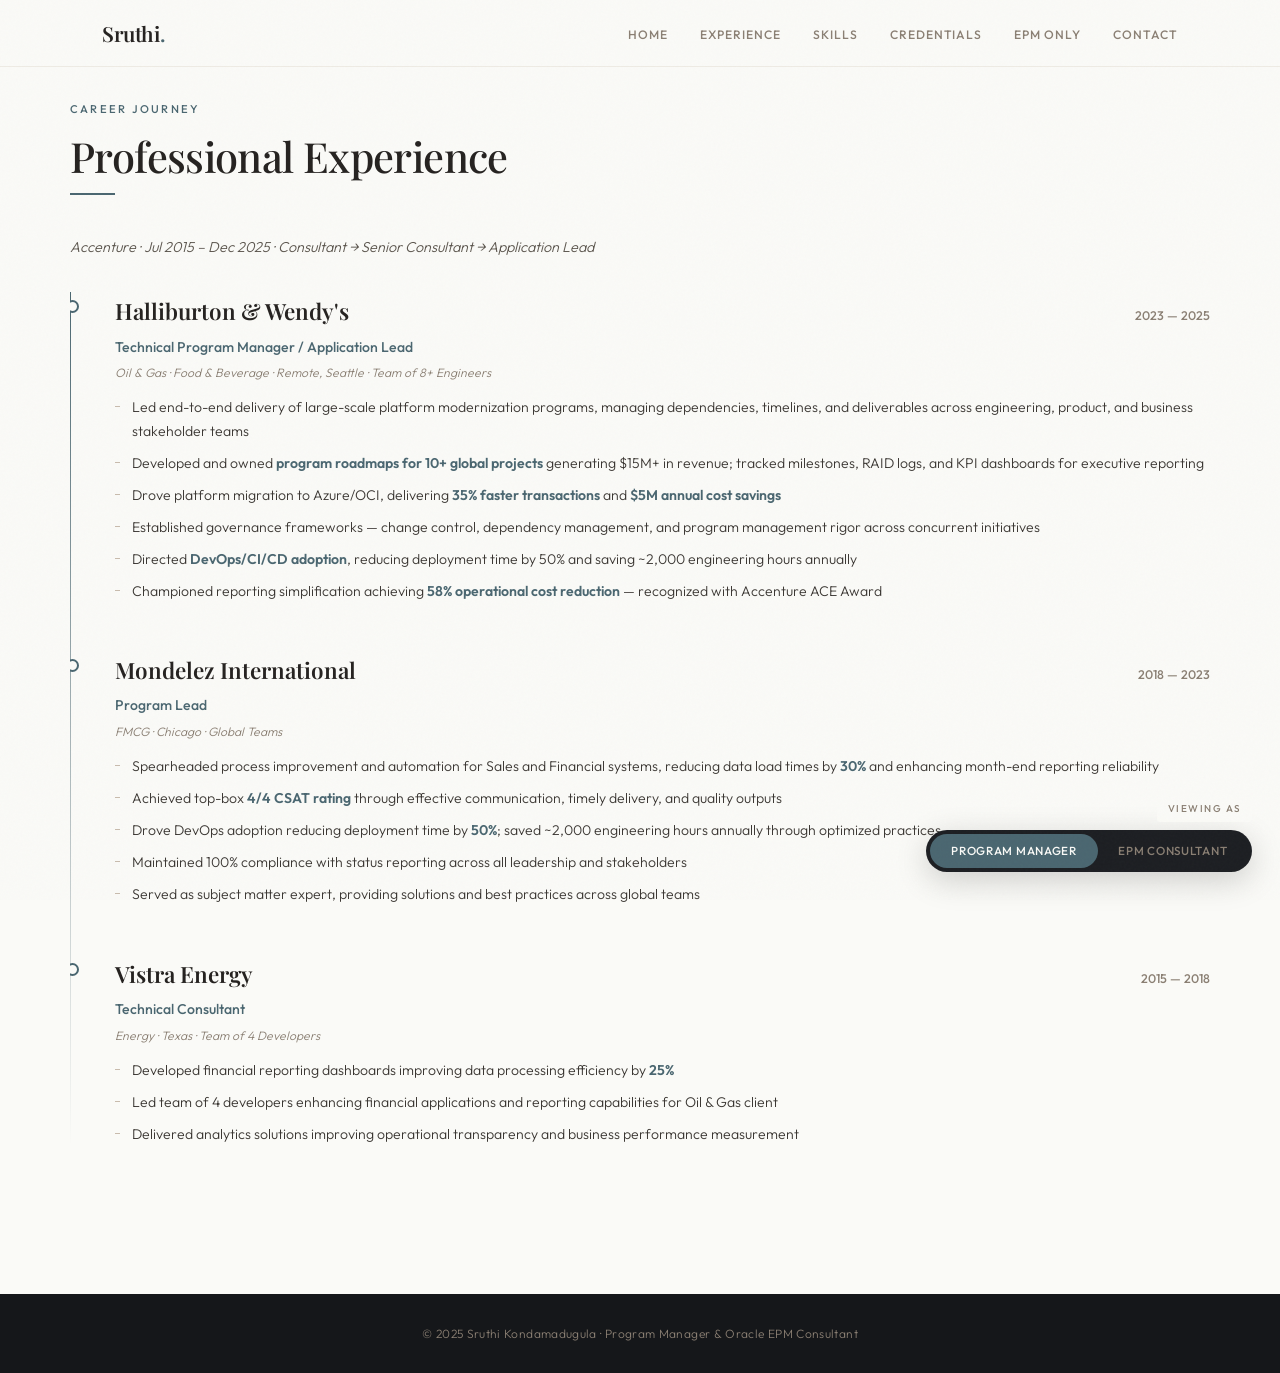
<file: experience.html>
<!DOCTYPE html>
<html lang="en">
<head>
<meta charset="UTF-8">
<meta name="viewport" content="width=device-width, initial-scale=1.0">
<title>Experience | Sruthi Kondamadugula</title>
<link rel="preconnect" href="https://fonts.googleapis.com">
<link href="https://fonts.googleapis.com/css2?family=Playfair+Display:ital,wght@0,400;0,500;0,600;0,700;1,400;1,500&family=Outfit:wght@200;300;400;500;600&display=swap" rel="stylesheet">
<link rel="stylesheet" href="style.css">
</head>
<body>

<!-- ROLE TOGGLE -->
<div class="role-wrap">
  <div class="role-hint">Viewing as</div>
  <div class="role-bar">
    <button class="role-btn is-pm on" onclick="setRole('pm')">Program Manager</button>
    <button class="role-btn is-epm" onclick="setRole('epm')">EPM Consultant</button>
  </div>
</div>

<!-- NAV -->
<nav id="nb">
  <div class="nav-in">
    <a href="#" class="nav-logo">Sruthi<span class="dot" style="color:var(--pm)">.</span></a>
    <ul class="nav-links" id="nv">
      <li><a href="index.html">Home</a></li>
      <li><a href="experience.html">Experience</a></li>
      <li><a href="skills.html">Skills</a></li>
      <li><a href="certifications.html">Credentials</a></li>
      <li class="epm-only"><a href="epm.html">EPM Only</a></li>
      <li><a href="index.html#contact">Contact</a></li>
    </ul>
    <button class="mob-tog" onclick="document.getElementById('nv').classList.toggle('open')"><span></span><span></span><span></span></button>
  </div>
</nav>

<!-- EXPERIENCE CONTENT -->
<section id="exp">
  <div class="ctr">
    <p class="s-lbl rv acc-c" style="color:var(--pm)">Career Journey</p>
    <h2 class="s-ttl rv">Professional Experience</h2>
    <div class="s-div rv acc-b" style="background:var(--pm)"></div>
    <p class="rv" style="font-size:.9rem;color:var(--slate);margin-bottom:.5rem;font-style:italic">Accenture &middot; Jul 2015 – Dec 2025 &middot; Consultant → Senior Consultant → Application Lead</p>

    <!-- PM EXPERIENCE -->
    <div class="exp-panel" id="xPm">
      <div class="tl">
        <div class="tl-item rv">
          <div class="tl-head"><span class="tl-client">Halliburton & Wendy's</span><span class="tl-date">2023 — 2025</span></div>
          <div class="tl-role" style="color:var(--pm)">Technical Program Manager / Application Lead</div>
          <div class="tl-ind">Oil & Gas · Food & Beverage · Remote, Seattle · Team of 8+ Engineers</div>
          <ul class="tl-bul">
            <li>Led end-to-end delivery of large-scale platform modernization programs, managing dependencies, timelines, and deliverables across engineering, product, and business stakeholder teams</li>
            <li>Developed and owned <span class="mh" style="color:var(--pm)">program roadmaps for 10+ global projects</span> generating $15M+ in revenue; tracked milestones, RAID logs, and KPI dashboards for executive reporting</li>
            <li>Drove platform migration to Azure/OCI, delivering <span class="mh" style="color:var(--pm)">35% faster transactions</span> and <span class="mh" style="color:var(--pm)">$5M annual cost savings</span></li>
            <li>Established governance frameworks — change control, dependency management, and program management rigor across concurrent initiatives</li>
            <li>Directed <span class="mh" style="color:var(--pm)">DevOps/CI/CD adoption</span>, reducing deployment time by 50% and saving ~2,000 engineering hours annually</li>
            <li>Championed reporting simplification achieving <span class="mh" style="color:var(--pm)">58% operational cost reduction</span> — recognized with Accenture ACE Award</li>
          </ul>
        </div>
        <div class="tl-item rv">
          <div class="tl-head"><span class="tl-client">Mondelez International</span><span class="tl-date">2018 — 2023</span></div>
          <div class="tl-role" style="color:var(--pm)">Program Lead</div>
          <div class="tl-ind">FMCG · Chicago · Global Teams</div>
          <ul class="tl-bul">
            <li>Spearheaded process improvement and automation for Sales and Financial systems, reducing data load times by <span class="mh" style="color:var(--pm)">30%</span> and enhancing month-end reporting reliability</li>
            <li>Achieved top-box <span class="mh" style="color:var(--pm)">4/4 CSAT rating</span> through effective communication, timely delivery, and quality outputs</li>
            <li>Drove DevOps adoption reducing deployment time by <span class="mh" style="color:var(--pm)">50%</span>; saved ~2,000 engineering hours annually through optimized practices</li>
            <li>Maintained 100% compliance with status reporting across all leadership and stakeholders</li>
            <li>Served as subject matter expert, providing solutions and best practices across global teams</li>
          </ul>
        </div>
        <div class="tl-item rv">
          <div class="tl-head"><span class="tl-client">Vistra Energy</span><span class="tl-date">2015 — 2018</span></div>
          <div class="tl-role" style="color:var(--pm)">Technical Consultant</div>
          <div class="tl-ind">Energy · Texas · Team of 4 Developers</div>
          <ul class="tl-bul">
            <li>Developed financial reporting dashboards improving data processing efficiency by <span class="mh" style="color:var(--pm)">25%</span></li>
            <li>Led team of 4 developers enhancing financial applications and reporting capabilities for Oil &amp; Gas client</li>
            <li>Delivered analytics solutions improving operational transparency and business performance measurement</li>
          </ul>
        </div>
      </div>
    </div>

    <!-- EPM EXPERIENCE -->
    <div class="exp-panel off" id="xEpm">
      <div class="tl">
        <div class="tl-item rv">
          <div class="tl-head"><span class="tl-client">Halliburton</span><span class="tl-date">2023 — 2025</span></div>
          <div class="tl-role" style="color:var(--epm)">Application Hyperion Lead</div>
          <div class="tl-ind">Oil & Gas · Houston, TX · Remote from Seattle</div>
          <ul class="tl-bul">
            <li>Led solution redesign of On-Premise Hyperion (Planning, Essbase ASO/BSO) while expanding Cloud EPM modules (EPBCS, Smart Push) — <span class="mh" style="color:var(--epm)">35% performance improvement</span>, <span class="mh" style="color:var(--epm)">$5M annual savings</span></li>
            <li>Deployed EPBCS for Financial, Workforce, and Capex planning; optimized calc-scripts achieving <span class="mh" style="color:var(--epm)">60% faster transactions</span></li>
            <li>Directed multi-version Hyperion upgrades with DR strategy, performance tuning, DevOps/CI/CD — saving <span class="mh" style="color:var(--epm)">~2,000 engineering hours</span></li>
            <li>Architected ETL processes using Informatica, ODI, MaxL for source-to-Hyperion data integration</li>
          </ul>
        </div>
        <div class="tl-item rv">
          <div class="tl-head"><span class="tl-client">Wendy's</span><span class="tl-date">2023 — 2025</span></div>
          <div class="tl-role" style="color:var(--epm)">Application Lead</div>
          <div class="tl-ind">Food & Beverage · USA</div>
          <ul class="tl-bul">
            <li>Implemented EPBCS Planning modules for budgeting and forecasting across the restaurant network</li>
            <li>Automated EPM operations via EPM Automate — eliminating <span class="mh" style="color:var(--epm)">1,200+ manual hours annually</span>, improving release stability by 30%</li>
          </ul>
        </div>
        <div class="tl-item rv">
          <div class="tl-head"><span class="tl-client">Mondelez International</span><span class="tl-date">2018 — 2023</span></div>
          <div class="tl-role" style="color:var(--epm)">Senior Consultant</div>
          <div class="tl-ind">FMCG · Chicago · Multi-geography Financial Planning</div>
          <ul class="tl-bul">
            <li>Led Cloud migration to PBCS; architected <span class="mh" style="color:var(--epm)">ACB (Actual vs Budget Cost Tracker)</span> — reducing reconciliation by ~40%, improving forecast accuracy by 20%</li>
            <li>Developed <span class="mh" style="color:var(--epm)">CMT (Cost Management Tool)</span> on EPBCS — granular cost visibility, budgeting cycle time reduced by 20%</li>
            <li>Engineered data integration pipelines (Oracle ERP Cloud, PeopleSoft, Fusion) — <span class="mh" style="color:var(--epm)">45% data load reliability improvement</span></li>
            <li>Authored MDX, Calc Scripts, Business Rules, Jython, Groovy — <span class="mh" style="color:var(--epm)">30% faster load times</span>, 25% processing efficiency gain</li>
          </ul>
        </div>
        <div class="tl-item rv">
          <div class="tl-head"><span class="tl-client">Vistra Energy</span><span class="tl-date">2015 — 2018</span></div>
          <div class="tl-role" style="color:var(--epm)">Consultant</div>
          <div class="tl-ind">Energy · Texas · On-Premise EPM Modernization</div>
          <ul class="tl-bul">
            <li>Modernized legacy On-Premise EPM through full redesign, DR strategies, LCM management — reducing manual processing by <span class="mh" style="color:var(--epm)">~30%</span></li>
            <li>Executed full SDLC: requirements, design, development, UAT, go-live across Hyperion environments</li>
          </ul>
        </div>
      </div>
    </div>
  </div>
</section>

<footer><p>&copy; 2025 Sruthi Kondamadugula &middot; Program Manager & Oracle EPM Consultant</p></footer>

<script>
// script copied from index
const pmRoles=['Application Lead','Program Lead','Technical Consultant','Application Lead'];
const epmRoles=['Hyperion Lead','Senior Consultant','Consultant','Application Lead'];

function setRole(r){
  const isPm=r==='pm';
  const c=isPm?'var(--pm)':'var(--epm)';
  const g=isPm?'var(--pm-glow)':'var(--epm-glow)';
  const bg=isPm?'var(--pm)':'var(--epm)';

  // Buttons
  document.querySelectorAll('.role-btn').forEach(b=>b.classList.remove('on'));
  document.querySelector(`.role-btn.is-${r}`).classList.add('on');

  // Hero (not present here but keep safe)
  if(document.getElementById('hPm')) document.getElementById('hPm').classList.toggle('off',!isPm);
  if(document.getElementById('hEpm')) document.getElementById('hEpm').classList.toggle('off',isPm);
  if(document.getElementById('o1')) document.getElementById('o1').style.background=isPm?'var(--pm)':'var(--epm)';
  if(document.getElementById('o2')) document.getElementById('o2').style.background=isPm?'var(--pm-lt)':'var(--epm-lt)';
  if(document.getElementById('hBtn')) document.getElementById('hBtn').style.background=bg;

  // Logo dot
  document.querySelector('.dot').style.color=c;

  // Accent colors
  document.querySelectorAll('.acc-c').forEach(e=>e.style.color=c);
  document.querySelectorAll('.acc-b').forEach(e=>e.style.background=c);

  // Metrics
  document.querySelectorAll('.pm-only').forEach(e=>e.classList.toggle('off',!isPm));
  document.querySelectorAll('.epm-only').forEach(e=>e.classList.toggle('off',isPm));

  // Experience panels
  if(document.getElementById('xPm')) document.getElementById('xPm').classList.toggle('off',!isPm);
  if(document.getElementById('xEpm')) document.getElementById('xEpm').classList.toggle('off',isPm);

  // Skills panels
  if(document.getElementById('skPm')) document.getElementById('skPm').classList.toggle('off',!isPm);
  if(document.getElementById('skEpm')) document.getElementById('skEpm').classList.toggle('off',isPm);

  // Client icons & roles
  document.querySelectorAll('.acc-ico').forEach(e=>{e.style.background=g;e.style.color=c});
  document.querySelectorAll('.cl-r').forEach((e,i)=>{e.style.color=c;e.textContent=(isPm?pmRoles:epmRoles)[i]});

  // Timeline accent
  const tlColor=isPm?'var(--pm)':'var(--epm)';
  document.querySelectorAll('.tl').forEach(t=>t.style.setProperty('--tl-c',tlColor));

  // Re-observe reveals
  document.querySelectorAll('.rv:not(.vis)').forEach(el=>obs.observe(el));
}

// Reveal observer
const obs=new IntersectionObserver(es=>{
  es.forEach(e=>{if(e.isIntersecting)e.target.classList.add('vis')});
},{threshold:.08,rootMargin:'0px 0px -40px 0px'});
document.querySelectorAll('.rv').forEach(el=>obs.observe(el));

// Nav scroll
window.addEventListener('scroll',()=>{document.getElementById('nb').classList.toggle('scrolled',window.scrollY>50)});

// Dynamic timeline styles
const s=document.createElement('style');
s.textContent=`
.tl::before{background:linear-gradient(to bottom,var(--tl-c,var(--pm)),transparent)!important}
.tl-item::before{border-color:var(--tl-c,var(--pm))!important}
.nav-links a::after{background:var(--pm)}
`;
document.head.appendChild(s);

// Mail (if contact exists)
function sendMail(){
  const n=document.getElementById('fn')?document.getElementById('fn').value:'';
  const e=document.getElementById('fe')?document.getElementById('fe').value:'';
  const su=document.getElementById('fs')?document.getElementById('fs').value||'Portfolio Contact':'';
  const m=document.getElementById('fm')?document.getElementById('fm').value:'';
  if(!n||!e||!m){alert('Please fill in all required fields.');return}
  window.location.href=`mailto:saisruthikondamadugula@gmail.com?subject=${encodeURIComponent(su+' - from '+n)}&body=${encodeURIComponent(m+'\n\nFrom: '+n+'\nEmail: '+e)}`;
}

// Mobile nav close on click
document.querySelectorAll('.nav-links a').forEach(a=>{a.addEventListener('click',()=>document.getElementById('nv').classList.remove('open'))});
</script>
</body>
</html>
</file>
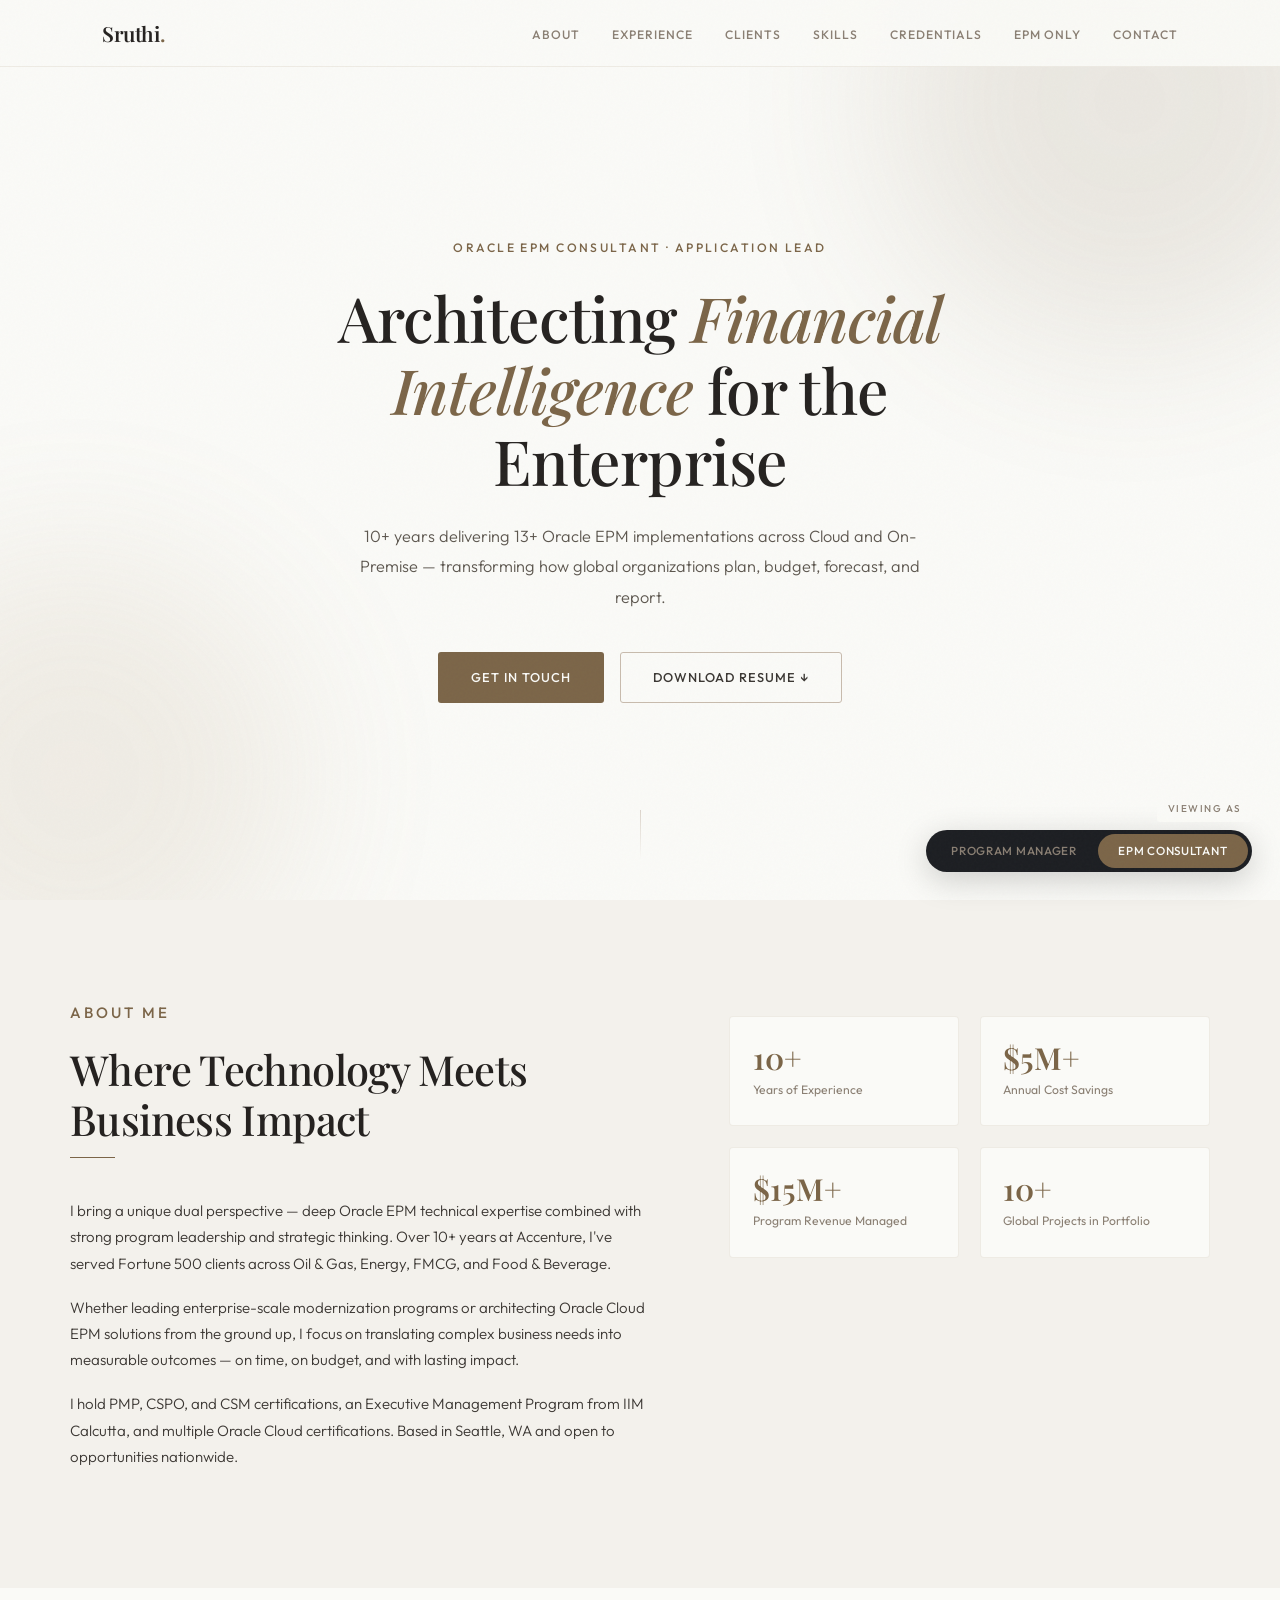
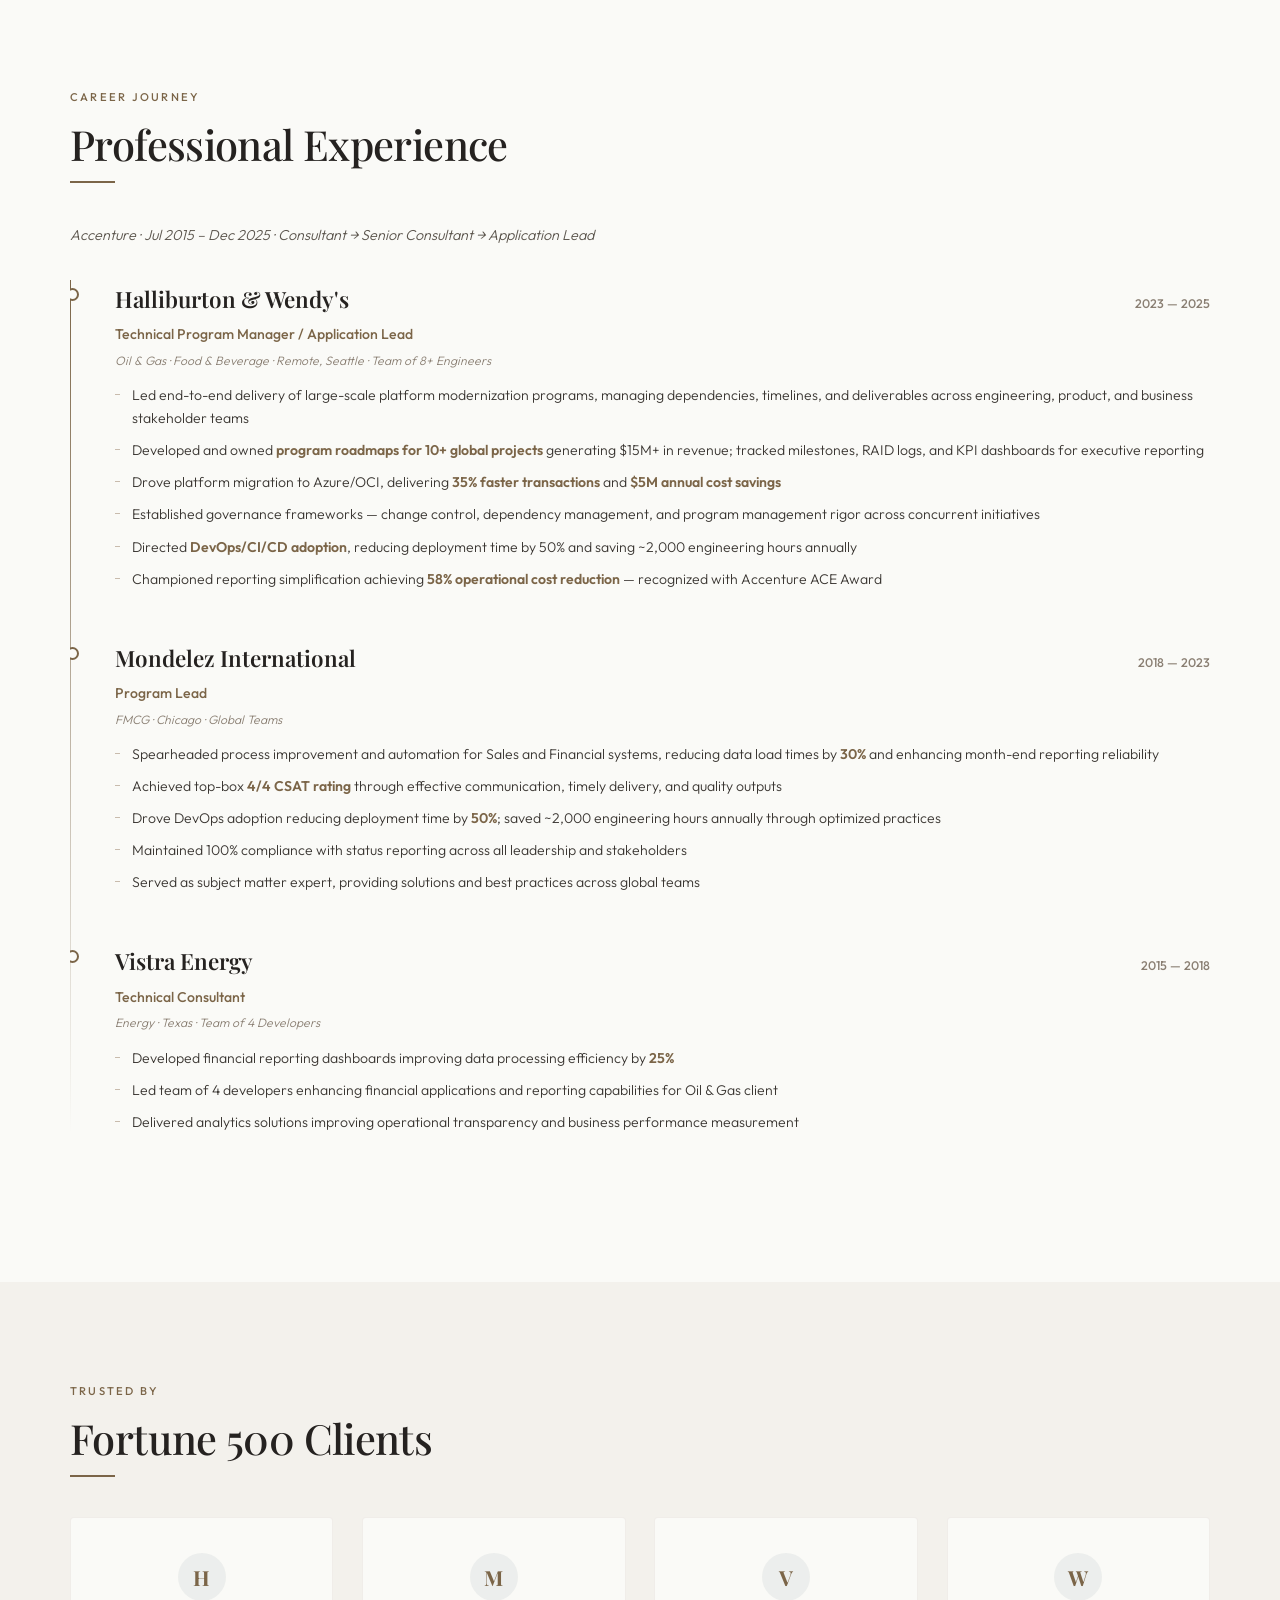
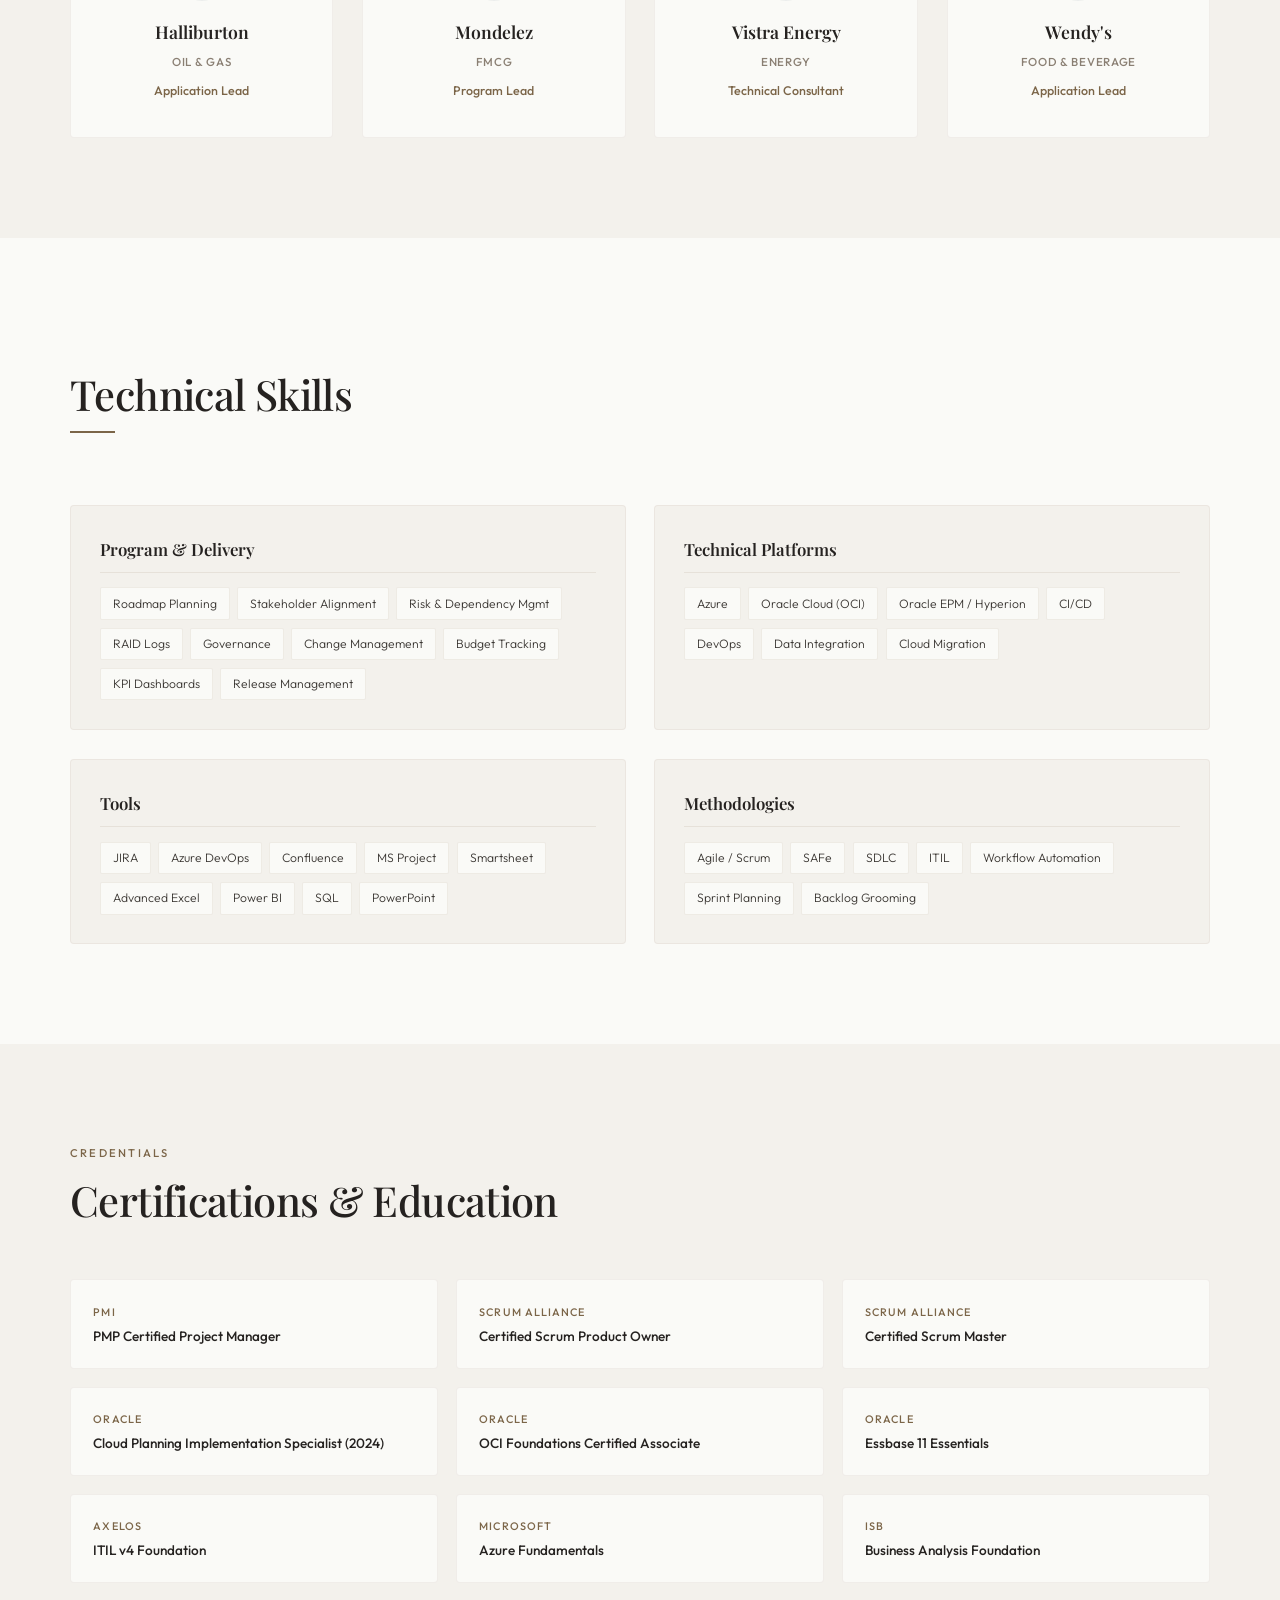
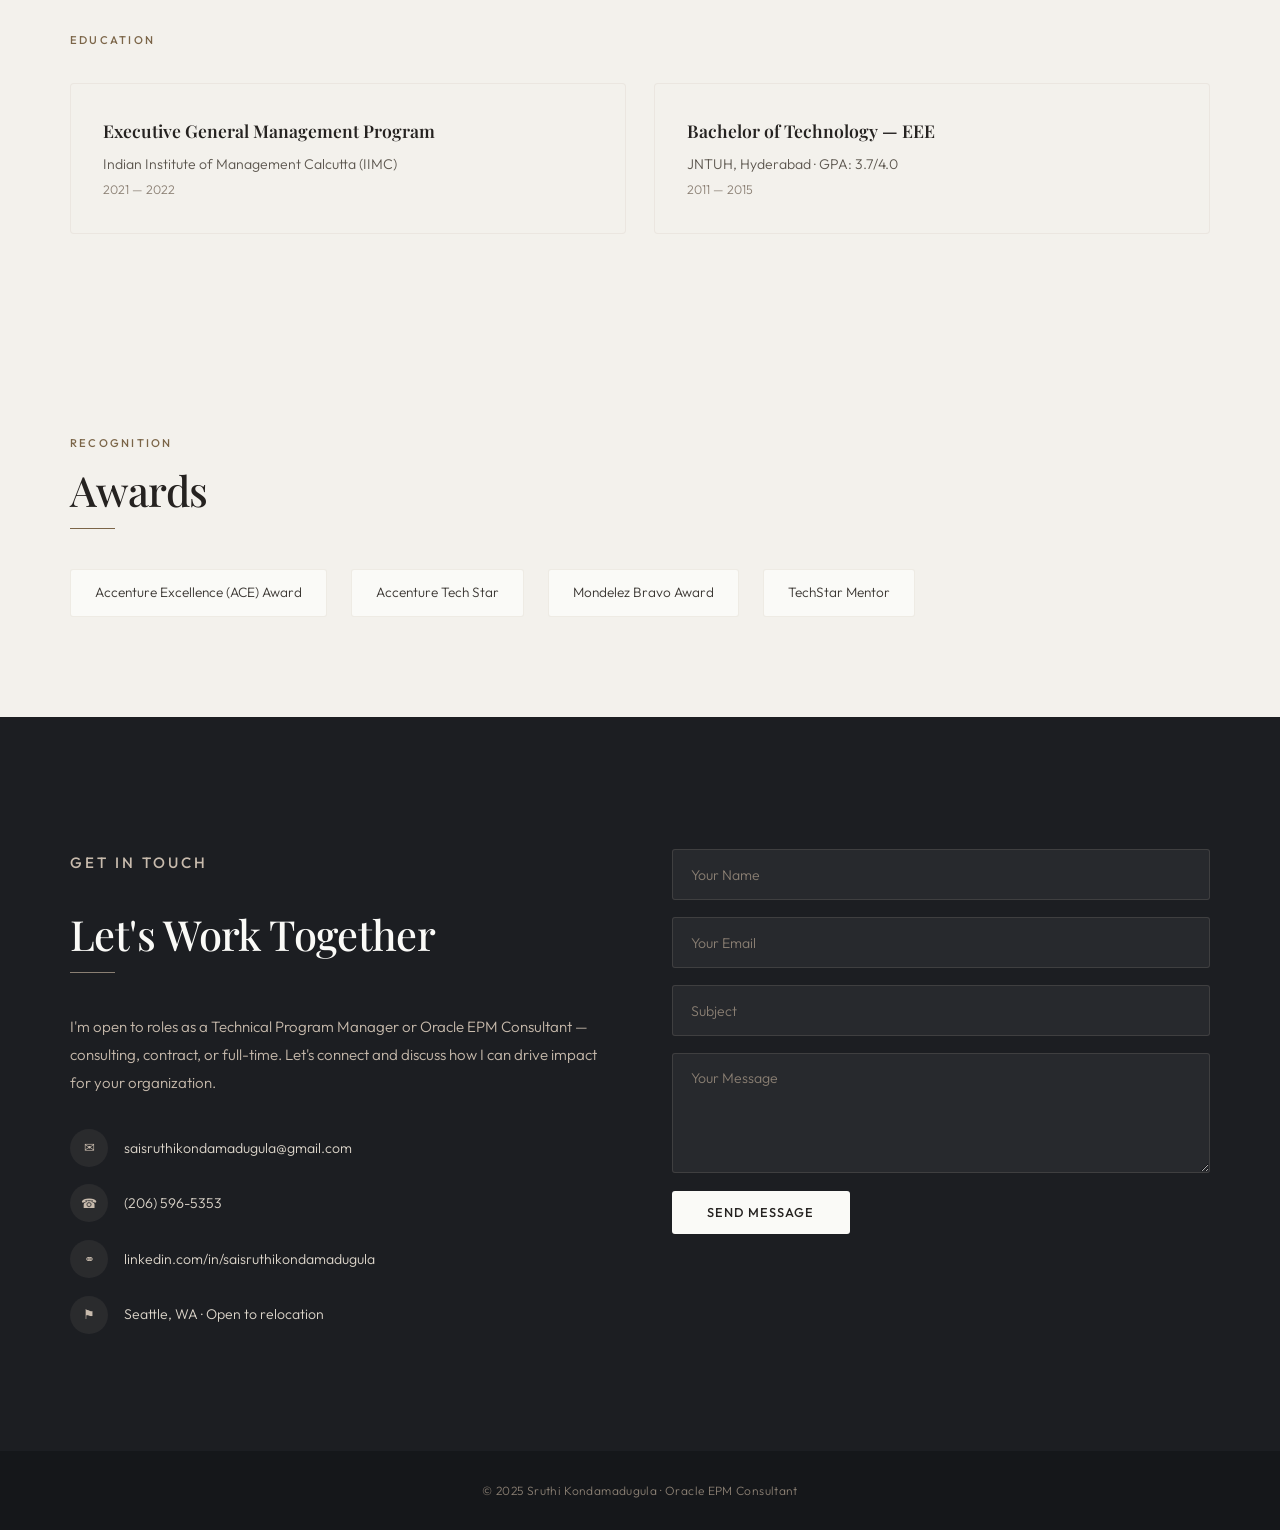
<file: indexepm.html>
<!DOCTYPE html>
<html lang="en">
<head>
<meta charset="UTF-8">
<meta name="viewport" content="width=device-width, initial-scale=1.0">
<title>Sruthi Kondamadugula | Oracle EPM Consultant</title>
<link rel="preconnect" href="https://fonts.googleapis.com">
<link href="https://fonts.googleapis.com/css2?family=Playfair+Display:ital,wght@0,400;0,500;0,600;0,700;1,400;1,500&family=Outfit:wght@200;300;400;500;600&display=swap" rel="stylesheet">
<link rel="stylesheet" href="style.css">
</head>
<body>

<!-- ROLE TOGGLE -->
<div class="role-wrap">
  <div class="role-hint">Viewing as</div>
  <div class="role-bar">
    <button class="role-btn is-pm" onclick="setRole('pm')">Program Manager</button>
    <button class="role-btn is-epm on" onclick="setRole('epm')">EPM Consultant</button>
  </div>
</div>

<!-- NAV -->
<nav id="nb">
  <div class="nav-in">
    <a href="#" class="nav-logo">Sruthi<span class="dot" style="color:var(--epm)">.</span></a>
    <ul class="nav-links" id="nv">
      <li><a href="#about">About</a></li>
      <li><a href="experience.html">Experience</a></li>
      <li><a href="#clients">Clients</a></li>
      <li><a href="skills.html">Skills</a></li>
      <li><a href="certifications.html">Credentials</a></li>
      <li class="epm-only"><a href="epm.html">EPM Only</a></li>
      <li><a href="#contact">Contact</a></li>
    </ul>
    <button class="mob-tog" onclick="document.getElementById('nv').classList.toggle('open')"><span></span><span></span><span></span></button>
  </div>
</nav>

<!-- HERO -->
<section class="hero">
  <div class="orb orb-1" id="o1" style="background:var(--epm)"></div>
  <div class="orb orb-2" id="o2" style="background:var(--epm-lt)"></div>
  <div class="hero-inner">
    <div class="hero-view off" id="hPm">
      <p class="hero-ey" style="color:var(--epm)">Technical Program Manager &middot; PMP &middot; CSPO</p>
      <h1>Driving <em style="color:var(--epm)">Strategic Programs</em> from Vision to Delivery</h1>
      <p class="hero-sub">10+ years leading complex, cross-functional programs for Fortune 500 clients. $15M+ in program value delivered through roadmap execution, process automation, and stakeholder alignment across global teams.</p>
    </div>
    <div class="hero-view" id="hEpm">
      <p class="hero-ey" style="color:var(--epm)">Oracle EPM Consultant &middot; Application Lead</p>
      <h1>Architecting <em style="color:var(--epm)">Financial Intelligence</em> for the Enterprise</h1>
      <p class="hero-sub">10+ years delivering 13+ Oracle EPM implementations across Cloud and On-Premise — transforming how global organizations plan, budget, forecast, and report.</p>
    </div>
    <div class="hero-cta">
      <a href="#contact" class="btn btn-fill" id="hBtn" style="background:var(--epm)">Get in Touch</a>
      <a href="#" class="btn btn-out" onclick="event.preventDefault();alert('Host your resume PDF and update this link. Options: Google Drive, Dropbox, or GitHub.')">Download Resume &darr;</a>
    </div>
  </div>
  <div class="scroll-ind"><div class="scroll-ln"></div></div>
</section>

<!-- ABOUT -->
<section id="about">
  <div class="ctr">
    <div class="ab-grid">
      <div class="ab-txt rv">
        <p class="s-lbl acc-c" style="color:var(--epm)">About Me</p>
        <h2 class="s-ttl">Where Technology Meets Business Impact</h2>
        <div class="s-div acc-b" style="background:var(--epm)"></div>
        <p>I bring a unique dual perspective — deep Oracle EPM technical expertise combined with strong program leadership and strategic thinking. Over 10+ years at Accenture, I've served Fortune 500 clients across Oil &amp; Gas, Energy, FMCG, and Food &amp; Beverage.</p>
        <p>Whether leading enterprise-scale modernization programs or architecting Oracle Cloud EPM solutions from the ground up, I focus on translating complex business needs into measurable outcomes — on time, on budget, and with lasting impact.</p>
        <p>I hold PMP, CSPO, and CSM certifications, an Executive Management Program from IIM Calcutta, and multiple Oracle Cloud certifications. Based in Seattle, WA and open to opportunities nationwide.</p>
      </div>
      <div class="met-grid rv">
        <div class="met-card"><div class="met-num acc-c" style="color:var(--epm)">10+</div><div class="met-lbl">Years of Experience</div></div>
        <div class="met-card"><div class="met-num acc-c" style="color:var(--epm)">$5M+</div><div class="met-lbl">Annual Cost Savings</div></div>
        <div class="met-card toggled pm-only" id="pm-m1"><div class="met-num" style="color:var(--epm)">$15M+</div><div class="met-lbl">Program Revenue Managed</div></div>
        <div class="met-card toggled pm-only" id="pm-m2"><div class="met-num" style="color:var(--epm)">10+</div><div class="met-lbl">Global Projects in Portfolio</div></div>
        <div class="met-card toggled epm-only off" id="epm-m1"><div class="met-num" style="color:var(--epm)">13+</div><div class="met-lbl">EPM Implementations</div></div>
        <div class="met-card toggled epm-only off" id="epm-m2"><div class="met-num" style="color:var(--epm)">1,200+</div><div class="met-lbl">Manual Hours Eliminated/Yr</div></div>
      </div>
    </div>
  </div>
</section>

<!-- EXPERIENCE -->
<section id="exp">
  <div class="ctr">
    <p class="s-lbl rv acc-c" style="color:var(--epm)">Career Journey</p>
    <h2 class="s-ttl rv">Professional Experience</h2>
    <div class="s-div rv acc-b" style="background:var(--epm)"></div>
    <p class="rv" style="font-size:.9rem;color:var(--slate);margin-bottom:.5rem;font-style:italic">Accenture &middot; Jul 2015 – Dec 2025 &middot; Consultant → Senior Consultant → Application Lead</p>

    <!-- PM EXPERIENCE -->
    <div class="exp-panel" id="xPm">
      <div class="tl">
        <div class="tl-item rv">
          <div class="tl-head"><span class="tl-client">Halliburton & Wendy's</span><span class="tl-date">2023 — 2025</span></div>
          <div class="tl-role" style="color:var(--epm)">Technical Program Manager / Application Lead</div>
          <div class="tl-ind">Oil & Gas · Food & Beverage · Remote, Seattle · Team of 8+ Engineers</div>
          <ul class="tl-bul">
            <li>Led end-to-end delivery of large-scale platform modernization programs, managing dependencies, timelines, and deliverables across engineering, product, and business stakeholder teams</li>
            <li>Developed and owned <span class="mh" style="color:var(--epm)">program roadmaps for 10+ global projects</span> generating $15M+ in revenue; tracked milestones, RAID logs, and KPI dashboards for executive reporting</li>
            <li>Drove platform migration to Azure/OCI, delivering <span class="mh" style="color:var(--epm)">35% faster transactions</span> and <span class="mh" style="color:var(--epm)">$5M annual cost savings</span></li>
            <li>Established governance frameworks — change control, dependency management, and program management rigor across concurrent initiatives</li>
            <li>Directed <span class="mh" style="color:var(--epm)">DevOps/CI/CD adoption</span>, reducing deployment time by 50% and saving ~2,000 engineering hours annually</li>
            <li>Championed reporting simplification achieving <span class="mh" style="color:var(--epm)">58% operational cost reduction</span> — recognized with Accenture ACE Award</li>
          </ul>
        </div>
        <div class="tl-item rv">
          <div class="tl-head"><span class="tl-client">Mondelez International</span><span class="tl-date">2018 — 2023</span></div>
          <div class="tl-role" style="color:var(--epm)">Program Lead</div>
          <div class="tl-ind">FMCG · Chicago · Global Teams</div>
          <ul class="tl-bul">
            <li>Spearheaded process improvement and automation for Sales and Financial systems, reducing data load times by <span class="mh" style="color:var(--epm)">30%</span> and enhancing month-end reporting reliability</li>
            <li>Achieved top-box <span class="mh" style="color:var(--epm)">4/4 CSAT rating</span> through effective communication, timely delivery, and quality outputs</li>
            <li>Drove DevOps adoption reducing deployment time by <span class="mh" style="color:var(--epm)">50%</span>; saved ~2,000 engineering hours annually through optimized practices</li>
            <li>Maintained 100% compliance with status reporting across all leadership and stakeholders</li>
            <li>Served as subject matter expert, providing solutions and best practices across global teams</li>
          </ul>
        </div>
        <div class="tl-item rv">
          <div class="tl-head"><span class="tl-client">Vistra Energy</span><span class="tl-date">2015 — 2018</span></div>
          <div class="tl-role" style="color:var(--epm)">Technical Consultant</div>
          <div class="tl-ind">Energy · Texas · Team of 4 Developers</div>
          <ul class="tl-bul">
            <li>Developed financial reporting dashboards improving data processing efficiency by <span class="mh" style="color:var(--epm)">25%</span></li>
            <li>Led team of 4 developers enhancing financial applications and reporting capabilities for Oil &amp; Gas client</li>
            <li>Delivered analytics solutions improving operational transparency and business performance measurement</li>
          </ul>
        </div>
      </div>
    </div>

    <!-- EPM EXPERIENCE -->
    <div class="exp-panel off" id="xEpm">
      <div class="tl">
        <div class="tl-item rv">
          <div class="tl-head"><span class="tl-client">Halliburton</span><span class="tl-date">2023 — 2025</span></div>
          <div class="tl-role" style="color:var(--epm)">Application Hyperion Lead</div>
          <div class="tl-ind">Oil & Gas · Houston, TX · Remote from Seattle</div>
          <ul class="tl-bul">
            <li>Led solution redesign of On-Premise Hyperion (Planning, Essbase ASO/BSO) while expanding Cloud EPM modules (EPBCS, Smart Push) — <span class="mh" style="color:var(--epm)">35% performance improvement</span>, <span class="mh" style="color:var(--epm)">$5M annual savings</span></li>
            <li>Deployed EPBCS for Financial, Workforce, and Capex planning; optimized calc-scripts achieving <span class="mh" style="color:var(--epm)">60% faster transactions</span></li>
            <li>Directed multi-version Hyperion upgrades with DR strategy, performance tuning, DevOps/CI/CD — saving <span class="mh" style="color:var(--epm)">~2,000 engineering hours</span></li>
            <li>Architected ETL processes using Informatica, ODI, MaxL for source-to-Hyperion data integration</li>
          </ul>
        </div>
        <div class="tl-item rv">
          <div class="tl-head"><span class="tl-client">Wendy's</span><span class="tl-date">2023 — 2025</span></div>
          <div class="tl-role" style="color:var(--epm)">Application Lead</div>
          <div class="tl-ind">Food & Beverage · USA</div>
          <ul class="tl-bul">
            <li>Implemented EPBCS Planning modules for budgeting and forecasting across the restaurant network</li>
            <li>Automated EPM operations via EPM Automate — eliminating <span class="mh" style="color:var(--epm)">1,200+ manual hours annually</span>, improving release stability by 30%</li>
          </ul>
        </div>
        <div class="tl-item rv">
          <div class="tl-head"><span class="tl-client">Mondelez International</span><span class="tl-date">2018 — 2023</span></div>
          <div class="tl-role" style="color:var(--epm)">Senior Consultant</div>
          <div class="tl-ind">FMCG · Chicago · Multi-geography Financial Planning</div>
          <ul class="tl-bul">
            <li>Led Cloud migration to PBCS; architected <span class="mh" style="color:var(--epm)">ACB (Actual vs Budget Cost Tracker)</span> — reducing reconciliation by ~40%, improving forecast accuracy by 20%</li>
            <li>Developed <span class="mh" style="color:var(--epm)">CMT (Cost Management Tool)</span> on EPBCS — granular cost visibility, budgeting cycle time reduced by 20%</li>
            <li>Engineered data integration pipelines (Oracle ERP Cloud, PeopleSoft, Fusion) — <span class="mh" style="color:var(--epm)">45% data load reliability improvement</span></li>
            <li>Authored MDX, Calc Scripts, Business Rules, Jython, Groovy — <span class="mh" style="color:var(--epm)">30% faster load times</span>, 25% processing efficiency gain</li>
          </ul>
        </div>
        <div class="tl-item rv">
          <div class="tl-head"><span class="tl-client">Vistra Energy</span><span class="tl-date">2015 — 2018</span></div>
          <div class="tl-role" style="color:var(--epm)">Consultant</div>
          <div class="tl-ind">Energy · Texas · On-Premise EPM Modernization</div>
          <ul class="tl-bul">
            <li>Modernized legacy On-Premise EPM through full redesign, DR strategies, LCM management — reducing manual processing by <span class="mh" style="color:var(--epm)">~30%</span></li>
            <li>Executed full SDLC: requirements, design, development, UAT, go-live across Hyperion environments</li>
          </ul>
        </div>
      </div>
    </div>
  </div>
</section>

<!-- CLIENTS -->
<section id="clients">
  <div class="ctr">
    <p class="s-lbl rv acc-c" style="color:var(--epm)">Trusted By</p>
    <h2 class="s-ttl rv">Fortune 500 Clients</h2>
    <div class="s-div rv acc-b" style="background:var(--epm)"></div>
    <div class="cl-grid">
      <div class="cl-card rv">
        <div class="cl-ico acc-ico" style="background:var(--pm-glow);color:var(--epm)">H</div>
        <div class="cl-name">Halliburton</div><div class="cl-type">Oil &amp; Gas</div>
        <div class="cl-role acc-c cl-r" style="color:var(--epm)">Application Lead</div>
      </div>
      <div class="cl-card rv">
        <div class="cl-ico acc-ico" style="background:var(--pm-glow);color:var(--epm)">M</div>
        <div class="cl-name">Mondelez</div><div class="cl-type">FMCG</div>
        <div class="cl-role acc-c cl-r" style="color:var(--epm)">Program Lead</div>
      </div>
      <div class="cl-card rv">
        <div class="cl-ico acc-ico" style="background:var(--pm-glow);color:var(--epm)">V</div>
        <div class="cl-name">Vistra Energy</div><div class="cl-type">Energy</div>
        <div class="cl-role acc-c cl-r" style="color:var(--epm)">Technical Consultant</div>
      </div>
      <div class="cl-card rv">
        <div class="cl-ico acc-ico" style="background:var(--pm-glow);color:var(--epm)">W</div>
        <div class="cl-name">Wendy's</div><div class="cl-type">Food &amp; Beverage</div>
        <div class="cl-role acc-c cl-r" style="color:var(--epm)">Application Lead</div>
      </div>
    </div>
  </div>
</section>

<!-- SKILLS -->
<section id="skills">
  <div class="ctr">
    <p class="s-lbl rv acc-c" style="color:var(--epm)">Expertise</p>
    <h2 class="s-ttl rv">Technical Skills</h2>
    <div class="s-div rv acc-b" style="background:var(--epm)"></div>

    <!-- PM Skills -->
    <div class="sk-panel" id="skPm">
      <div class="sk-grid">
        <div class="sk-cat rv"><div class="sk-cat-t">Program & Delivery</div><div class="sk-tags">
          <span class="sk-tag">Roadmap Planning</span><span class="sk-tag">Stakeholder Alignment</span><span class="sk-tag">Risk & Dependency Mgmt</span><span class="sk-tag">RAID Logs</span><span class="sk-tag">Governance</span><span class="sk-tag">Change Management</span><span class="sk-tag">Budget Tracking</span><span class="sk-tag">KPI Dashboards</span><span class="sk-tag">Release Management</span>
        </div></div>
        <div class="sk-cat rv"><div class="sk-cat-t">Technical Platforms</div><div class="sk-tags">
          <span class="sk-tag">Azure</span><span class="sk-tag">Oracle Cloud (OCI)</span><span class="sk-tag">Oracle EPM / Hyperion</span><span class="sk-tag">CI/CD</span><span class="sk-tag">DevOps</span><span class="sk-tag">Data Integration</span><span class="sk-tag">Cloud Migration</span>
        </div></div>
        <div class="sk-cat rv"><div class="sk-cat-t">Tools</div><div class="sk-tags">
          <span class="sk-tag">JIRA</span><span class="sk-tag">Azure DevOps</span><span class="sk-tag">Confluence</span><span class="sk-tag">MS Project</span><span class="sk-tag">Smartsheet</span><span class="sk-tag">Advanced Excel</span><span class="sk-tag">Power BI</span><span class="sk-tag">SQL</span><span class="sk-tag">PowerPoint</span>
        </div></div>
        <div class="sk-cat rv"><div class="sk-cat-t">Methodologies</div><div class="sk-tags">
          <span class="sk-tag">Agile / Scrum</span><span class="sk-tag">SAFe</span><span class="sk-tag">SDLC</span><span class="sk-tag">ITIL</span><span class="sk-tag">Workflow Automation</span><span class="sk-tag">Sprint Planning</span><span class="sk-tag">Backlog Grooming</span>
        </div></div>
      </div>
    </div>

    <!-- EPM Skills -->
    <div class="sk-panel off" id="skEpm">
      <div class="sk-grid">
        <div class="sk-cat rv"><div class="sk-cat-t">Oracle Cloud EPM</div><div class="sk-tags">
          <span class="sk-tag">PBCS</span><span class="sk-tag">EPBCS</span><span class="sk-tag">FCCS</span><span class="sk-tag">EPM Automate</span><span class="sk-tag">SmartView</span><span class="sk-tag">HFR</span><span class="sk-tag">Data Management</span><span class="sk-tag">Smart Push</span><span class="sk-tag">Management Reporting</span>
        </div></div>
        <div class="sk-cat rv"><div class="sk-cat-t">Oracle On-Premise</div><div class="sk-tags">
          <span class="sk-tag">Hyperion Planning</span><span class="sk-tag">Essbase (ASO/BSO)</span><span class="sk-tag">FDMEE</span><span class="sk-tag">ODI</span><span class="sk-tag">DRM</span><span class="sk-tag">EPMA</span><span class="sk-tag">Calculation Manager</span><span class="sk-tag">LCM</span>
        </div></div>
        <div class="sk-cat rv"><div class="sk-cat-t">Scripting & Development</div><div class="sk-tags">
          <span class="sk-tag">MDX</span><span class="sk-tag">Groovy</span><span class="sk-tag">Jython</span><span class="sk-tag">MaxL</span><span class="sk-tag">Calc Scripts</span><span class="sk-tag">Business Rules</span><span class="sk-tag">Shell Scripts</span><span class="sk-tag">SQL</span><span class="sk-tag">PL/SQL</span>
        </div></div>
        <div class="sk-cat rv"><div class="sk-cat-t">Data Integration & Cloud</div><div class="sk-tags">
          <span class="sk-tag">Oracle ERP Cloud</span><span class="sk-tag">Fusion Apps</span><span class="sk-tag">PeopleSoft</span><span class="sk-tag">Informatica</span><span class="sk-tag">OCI</span><span class="sk-tag">Azure</span><span class="sk-tag">Power BI</span><span class="sk-tag">Tableau</span>
        </div></div>
      </div>
    </div>
  </div>
</section>

<!-- CERTIFICATIONS -->
<section id="certs">
  <div class="ctr">
    <p class="s-lbl rv acc-c" style="color:var(--epm)">Credentials</p>
    <h2 class="s-ttl rv">Certifications & Education</h2>
    <div class="s-div rv acc-b" style="background:var(--epm)"></div>
    <div class="ce-grid">
      <div class="ce-card rv"><div class="ce-iss acc-c" style="color:var(--epm)">PMI</div><div class="ce-name">PMP Certified Project Manager</div></div>
      <div class="ce-card rv"><div class="ce-iss acc-c" style="color:var(--epm)">Scrum Alliance</div><div class="ce-name">Certified Scrum Product Owner</div></div>
      <div class="ce-card rv"><div class="ce-iss acc-c" style="color:var(--epm)">Scrum Alliance</div><div class="ce-name">Certified Scrum Master</div></div>
      <div class="ce-card rv"><div class="ce-iss acc-c" style="color:var(--epm)">Oracle</div><div class="ce-name">Cloud Planning Implementation Specialist (2024)</div></div>
      <div class="ce-card rv"><div class="ce-iss acc-c" style="color:var(--epm)">Oracle</div><div class="ce-name">OCI Foundations Certified Associate</div></div>
      <div class="ce-card rv"><div class="ce-iss acc-c" style="color:var(--epm)">Oracle</div><div class="ce-name">Essbase 11 Essentials</div></div>
      <div class="ce-card rv"><div class="ce-iss acc-c" style="color:var(--epm)">AXELOS</div><div class="ce-name">ITIL v4 Foundation</div></div>
      <div class="ce-card rv"><div class="ce-iss acc-c" style="color:var(--epm)">Microsoft</div><div class="ce-name">Azure Fundamentals</div></div>
      <div class="ce-card rv"><div class="ce-iss acc-c" style="color:var(--epm)">ISB</div><div class="ce-name">Business Analysis Foundation</div></div>
    </div>
    <div style="margin-top:3rem">
      <p class="s-lbl rv acc-c" style="color:var(--epm)">Education</p>
      <div class="ed-grid">
        <div class="ed-card rv"><div class="ed-deg">Executive General Management Program</div><div class="ed-sch">Indian Institute of Management Calcutta (IIMC)</div><div class="ed-yr">2021 — 2022</div></div>
        <div class="ed-card rv"><div class="ed-deg">Bachelor of Technology — EEE</div><div class="ed-sch">JNTUH, Hyderabad · GPA: 3.7/4.0</div><div class="ed-yr">2011 — 2015</div></div>
      </div>
    </div>
  </div>
</section>

<!-- AWARDS -->
<section id="awards">
  <div class="ctr">
    <p class="s-lbl rv acc-c" style="color:var(--epm)">Recognition</p>
    <h2 class="s-ttl rv">Awards</h2>
    <div class="s-div rv acc-b" style="background:var(--epm)"></div>
    <div class="aw-flex">
      <div class="aw-pill rv">Accenture Excellence (ACE) Award</div>
      <div class="aw-pill rv">Accenture Tech Star</div>
      <div class="aw-pill rv">Mondelez Bravo Award</div>
      <div class="aw-pill rv">TechStar Mentor</div>
    </div>
  </div>
</section>

<!-- CONTACT -->
<section id="contact">
  <div class="ctr">
    <div class="ct-grid">
      <div class="ct-info rv">
        <p class="s-lbl" style="color:var(--warm)">Get in Touch</p>
        <h2 class="s-ttl">Let's Work Together</h2>
        <div class="s-div" style="background:var(--stone)"></div>
        <p>I'm open to roles as a Technical Program Manager or Oracle EPM Consultant — consulting, contract, or full-time. Let's connect and discuss how I can drive impact for your organization.</p>
        <div class="ct-det"><div class="ct-ico">&#9993;</div><div class="ct-txt"><a href="mailto:saisruthikondamadugula@gmail.com">saisruthikondamadugula@gmail.com</a></div></div>
        <div class="ct-det"><div class="ct-ico">&#9742;</div><div class="ct-txt"><a href="tel:+12065965353">(206) 596-5353</a></div></div>
        <div class="ct-det"><div class="ct-ico">&#9901;</div><div class="ct-txt"><a href="https://linkedin.com/in/saisruthikondamadugula" target="_blank">linkedin.com/in/saisruthikondamadugula</a></div></div>
        <div class="ct-det"><div class="ct-ico">&#9873;</div><div class="ct-txt">Seattle, WA · Open to relocation</div></div>
      </div>
      <div class="rv">
        <div class="ct-form">
          <input type="text" placeholder="Your Name" id="fn">
          <input type="email" placeholder="Your Email" id="fe">
          <input type="text" placeholder="Subject" id="fs">
          <textarea placeholder="Your Message" id="fm"></textarea>
          <button class="btn-send" onclick="sendMail()">Send Message</button>
        </div>
      </div>
    </div>
  </div>
</section>

<footer><p>&copy; 2025 Sruthi Kondamadugula &middot; Oracle EPM Consultant</p></footer>

<script>
const pmRoles=['Application Lead','Program Lead','Technical Consultant','Application Lead'];
const epmRoles=['Hyperion Lead','Senior Consultant','Consultant','Application Lead'];

function setRole(r){
  const isPm=r==='pm';
  const c=isPm?'var(--pm)':'var(--epm)';
  const g=isPm?'var(--pm-glow)':'var(--epm-glow)';
  const bg=isPm?'var(--pm)':'var(--epm)';

  // Buttons
  document.querySelectorAll('.role-btn').forEach(b=>b.classList.remove('on'));
  document.querySelector(`.role-btn.is-${r}`).classList.add('on');

  // Hero
  document.getElementById('hPm').classList.toggle('off',!isPm);
  document.getElementById('hEpm').classList.toggle('off',isPm);
  document.getElementById('o1').style.background=isPm?'var(--pm)':'var(--epm)';
  document.getElementById('o2').style.background=isPm?'var(--pm-lt)':'var(--epm-lt)';
  document.getElementById('hBtn').style.background=bg;

  // Logo dot
  document.querySelector('.dot').style.color=c;

  // Accent colors (labels, dividers)
  document.querySelectorAll('.acc-c').forEach(e=>e.style.color=c);
  document.querySelectorAll('.acc-b').forEach(e=>e.style.background=c);
  document.querySelectorAll('.nav-links a::after').forEach(()=>{});

  // Metrics
  document.querySelectorAll('.pm-only').forEach(e=>e.classList.toggle('off',!isPm));
  document.querySelectorAll('.epm-only').forEach(e=>e.classList.toggle('off',isPm));

  // Experience panels
  document.getElementById('xPm').classList.toggle('off',!isPm);
  document.getElementById('xEpm').classList.toggle('off',isPm);

  // Skills panels
  document.getElementById('skPm').classList.toggle('off',!isPm);
  document.getElementById('skEpm').classList.toggle('off',isPm);

  // Client icons & roles
  document.querySelectorAll('.acc-ico').forEach(e=>{e.style.background=g;e.style.color=c});
  document.querySelectorAll('.cl-r').forEach((e,i)=>{e.style.color=c;e.textContent=(isPm?pmRoles:epmRoles)[i]});

  // Timeline accent via inline style trick
  const tlColor=isPm?'var(--pm)':'var(--epm)';
  document.querySelectorAll('.tl').forEach(t=>t.style.setProperty('--tl-c',tlColor));

  // Re-observe reveals
  document.querySelectorAll('.rv:not(.vis)').forEach(el=>obs.observe(el));
}

// Reveal observer
const obs=new IntersectionObserver(es=>{
  es.forEach(e=>{if(e.isIntersecting)e.target.classList.add('vis')});
},{threshold:.08,rootMargin:'0px 0px -40px 0px'});
document.querySelectorAll('.rv').forEach(el=>obs.observe(el));

// Nav scroll
window.addEventListener('scroll',()=>{document.getElementById('nb').classList.toggle('scrolled',window.scrollY>50)});

// Dynamic timeline styles
const s=document.createElement('style');
s.textContent=`
.tl::before{background:linear-gradient(to bottom,var(--tl-c,var(--epm)),transparent)!important}
.tl-item::before{border-color:var(--tl-c,var(--epm))!important}
.nav-links a::after{background:var(--epm)}
`;
document.head.appendChild(s);

// Mail
function sendMail(){
  const n=document.getElementById('fn').value,e=document.getElementById('fe').value;
  const su=document.getElementById('fs').value||'Portfolio Contact',m=document.getElementById('fm').value;
  if(!n||!e||!m){alert('Please fill in all required fields.');return}
  window.location.href=`mailto:saisruthikondamadugula@gmail.com?subject=${encodeURIComponent(su+' - from '+n)}&body=${encodeURIComponent(m+'\n\nFrom: '+n+'\nEmail: '+e)}`;
}

// Mobile nav close on click
document.querySelectorAll('.nav-links a').forEach(a=>{a.addEventListener('click',()=>document.getElementById('nv').classList.remove('open'))});
</script>
</body>
</html>
</file>
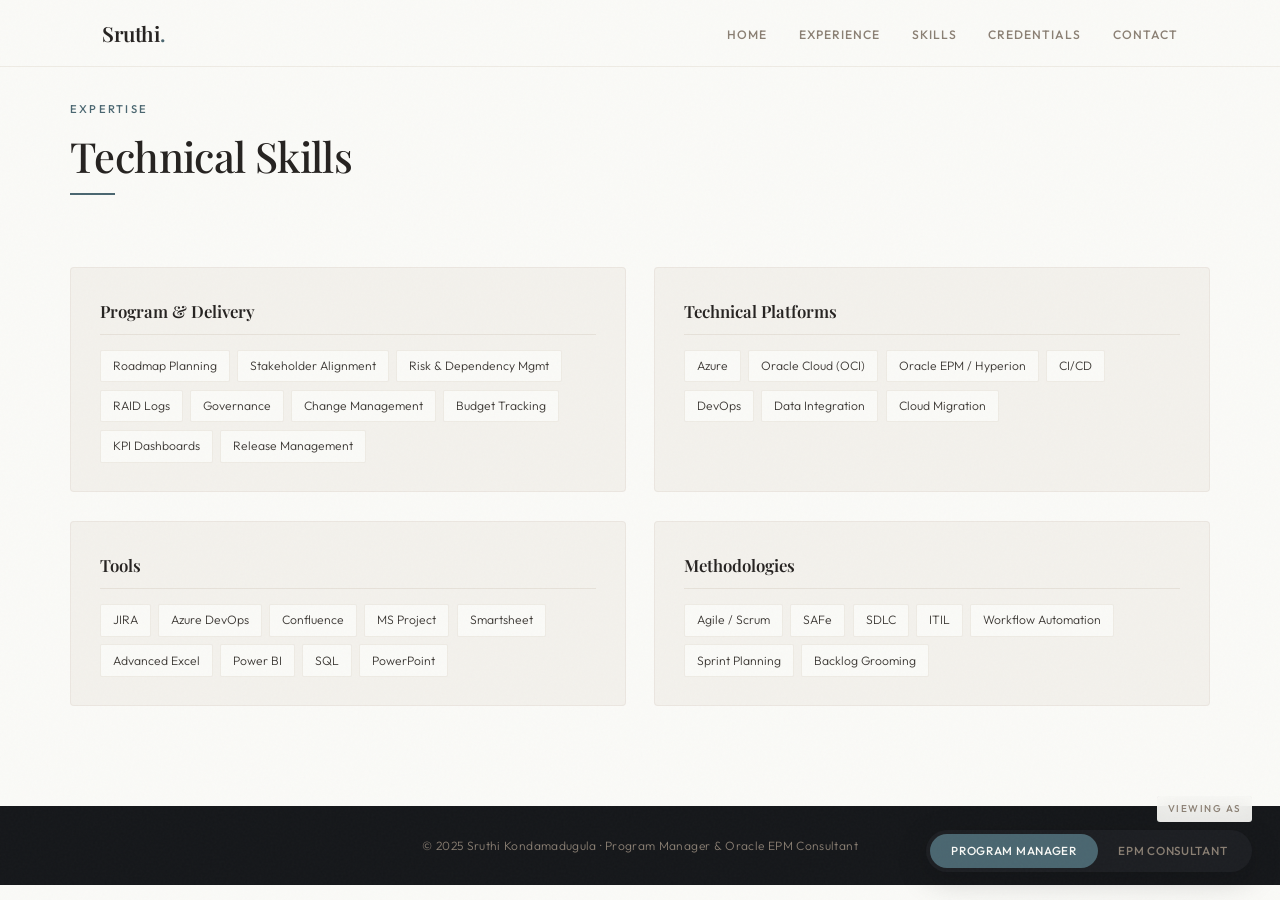
<file: skills.html>
<!DOCTYPE html>
<html lang="en">
<head>
<meta charset="UTF-8">
<meta name="viewport" content="width=device-width, initial-scale=1.0">
<title>Skills | Sruthi Kondamadugula</title>
<link rel="preconnect" href="https://fonts.googleapis.com">
<link href="https://fonts.googleapis.com/css2?family=Playfair+Display:ital,wght@0,400;0,500;0,600;0,700;1,400;1,500&family=Outfit:wght@200;300;400;500;600&display=swap" rel="stylesheet">
<link rel="stylesheet" href="style.css">
</head>
<body>

<!-- ROLE TOGGLE -->
<div class="role-wrap">
  <div class="role-hint">Viewing as</div>
  <div class="role-bar">
    <button class="role-btn is-pm on" onclick="setRole('pm')">Program Manager</button>
    <button class="role-btn is-epm" onclick="setRole('epm')">EPM Consultant</button>
  </div>
</div>

<!-- NAV -->
<nav id="nb">
  <div class="nav-in">
    <a href="#" class="nav-logo">Sruthi<span class="dot" style="color:var(--pm)">.</span></a>
    <ul class="nav-links" id="nv">
      <li><a href="index.html">Home</a></li>
      <li><a href="experience.html">Experience</a></li>
      <li><a href="skills.html">Skills</a></li>
      <li><a href="certifications.html">Credentials</a></li>
      <li><a href="index.html#contact">Contact</a></li>
    </ul>
    <button class="mob-tog" onclick="document.getElementById('nv').classList.toggle('open')"><span></span><span></span><span></span></button>
  </div>
</nav>

<!-- SKILLS CONTENT -->
<section id="skills">
  <div class="ctr">
    <p class="s-lbl rv acc-c" style="color:var(--pm)">Expertise</p>
    <h2 class="s-ttl rv">Technical Skills</h2>
    <div class="s-div rv acc-b" style="background:var(--pm)"></div>

    <!-- PM Skills -->
    <div class="sk-panel" id="skPm">
      <div class="sk-grid">
        <div class="sk-cat rv"><div class="sk-cat-t">Program & Delivery</div><div class="sk-tags">
          <span class="sk-tag">Roadmap Planning</span><span class="sk-tag">Stakeholder Alignment</span><span class="sk-tag">Risk & Dependency Mgmt</span><span class="sk-tag">RAID Logs</span><span class="sk-tag">Governance</span><span class="sk-tag">Change Management</span><span class="sk-tag">Budget Tracking</span><span class="sk-tag">KPI Dashboards</span><span class="sk-tag">Release Management</span>
        </div></div>
        <div class="sk-cat rv"><div class="sk-cat-t">Technical Platforms</div><div class="sk-tags">
          <span class="sk-tag">Azure</span><span class="sk-tag">Oracle Cloud (OCI)</span><span class="sk-tag">Oracle EPM / Hyperion</span><span class="sk-tag">CI/CD</span><span class="sk-tag">DevOps</span><span class="sk-tag">Data Integration</span><span class="sk-tag">Cloud Migration</span>
        </div></div>
        <div class="sk-cat rv"><div class="sk-cat-t">Tools</div><div class="sk-tags">
          <span class="sk-tag">JIRA</span><span class="sk-tag">Azure DevOps</span><span class="sk-tag">Confluence</span><span class="sk-tag">MS Project</span><span class="sk-tag">Smartsheet</span><span class="sk-tag">Advanced Excel</span><span class="sk-tag">Power BI</span><span class="sk-tag">SQL</span><span class="sk-tag">PowerPoint</span>
        </div></div>
        <div class="sk-cat rv"><div class="sk-cat-t">Methodologies</div><div class="sk-tags">
          <span class="sk-tag">Agile / Scrum</span><span class="sk-tag">SAFe</span><span class="sk-tag">SDLC</span><span class="sk-tag">ITIL</span><span class="sk-tag">Workflow Automation</span><span class="sk-tag">Sprint Planning</span><span class="sk-tag">Backlog Grooming</span>
        </div></div>
      </div>
    </div>

    <!-- EPM Skills -->
    <div class="sk-panel off" id="skEpm">
      <div class="sk-grid">
        <div class="sk-cat rv"><div class="sk-cat-t">Oracle Cloud EPM</div><div class="sk-tags">
          <span class="sk-tag">PBCS</span><span class="sk-tag">EPBCS</span><span class="sk-tag">FCCS</span><span class="sk-tag">EPM Automate</span><span class="sk-tag">SmartView</span><span class="sk-tag">HFR</span><span class="sk-tag">Data Management</span><span class="sk-tag">Smart Push</span><span class="sk-tag">Management Reporting</span>
        </div></div>
        <div class="sk-cat rv"><div class="sk-cat-t">Oracle On-Premise</div><div class="sk-tags">
          <span class="sk-tag">Hyperion Planning</span><span class="sk-tag">Essbase (ASO/BSO)</span><span class="sk-tag">FDMEE</span><span class="sk-tag">ODI</span><span class="sk-tag">DRM</span><span class="sk-tag">EPMA</span><span class="sk-tag">Calculation Manager</span><span class="sk-tag">LCM</span>
        </div></div>
        <div class="sk-cat rv"><div class="sk-cat-t">Scripting & Development</div><div class="sk-tags">
          <span class="sk-tag">MDX</span><span class="sk-tag">Groovy</span><span class="sk-tag">Jython</span><span class="sk-tag">MaxL</span><span class="sk-tag">Calc Scripts</span><span class="sk-tag">Business Rules</span><span class="sk-tag">Shell Scripts</span><span class="sk-tag">SQL</span><span class="sk-tag">PL/SQL</span>
        </div></div>
        <div class="sk-cat rv"><div class="sk-cat-t">Data Integration & Cloud</div><div class="sk-tags">
          <span class="sk-tag">Oracle ERP Cloud</span><span class="sk-tag">Fusion Apps</span><span class="sk-tag">PeopleSoft</span><span class="sk-tag">Informatica</span><span class="sk-tag">OCI</span><span class="sk-tag">Azure</span><span class="sk-tag">Power BI</span><span class="sk-tag">Tableau</span>
        </div></div>
      </div>
    </div>
  </div>
</section>

<footer><p>&copy; 2025 Sruthi Kondamadugula &middot; Program Manager & Oracle EPM Consultant</p></footer>

<script>
// same script as before
const pmRoles=['Application Lead','Program Lead','Technical Consultant','Application Lead'];
const epmRoles=['Hyperion Lead','Senior Consultant','Consultant','Application Lead'];

function setRole(r){
  const isPm=r==='pm';
  const c=isPm?'var(--pm)':'var(--epm)';
  const g=isPm?'var(--pm-glow)':'var(--epm-glow)';
  const bg=isPm?'var(--pm)':'var(--epm)';

  document.querySelectorAll('.role-btn').forEach(b=>b.classList.remove('on'));
  document.querySelector(`.role-btn.is-${r}`).classList.add('on');

  if(document.getElementById('hPm')) document.getElementById('hPm').classList.toggle('off',!isPm);
  if(document.getElementById('hEpm')) document.getElementById('hEpm').classList.toggle('off',isPm);
  if(document.getElementById('o1')) document.getElementById('o1').style.background=isPm?'var(--pm)':'var(--epm)';
  if(document.getElementById('o2')) document.getElementById('o2').style.background=isPm?'var(--pm-lt)':'var(--epm-lt)';
  if(document.getElementById('hBtn')) document.getElementById('hBtn').style.background=bg;

  document.querySelector('.dot').style.color=c;
  document.querySelectorAll('.acc-c').forEach(e=>e.style.color=c);
  document.querySelectorAll('.acc-b').forEach(e=>e.style.background=c);
  document.querySelectorAll('.pm-only').forEach(e=>e.classList.toggle('off',!isPm));
  document.querySelectorAll('.epm-only').forEach(e=>e.classList.toggle('off',isPm));
  if(document.getElementById('xPm')) document.getElementById('xPm').classList.toggle('off',!isPm);
  if(document.getElementById('xEpm')) document.getElementById('xEpm').classList.toggle('off',isPm);
  if(document.getElementById('skPm')) document.getElementById('skPm').classList.toggle('off',!isPm);
  if(document.getElementById('skEpm')) document.getElementById('skEpm').classList.toggle('off',isPm);
  document.querySelectorAll('.acc-ico').forEach(e=>{e.style.background=g;e.style.color=c});
  document.querySelectorAll('.cl-r').forEach((e,i)=>{e.style.color=c;e.textContent=(isPm?pmRoles:epmRoles)[i]});
  const tlColor=isPm?'var(--pm)':'var(--epm)';
  document.querySelectorAll('.tl').forEach(t=>t.style.setProperty('--tl-c',tlColor));
  document.querySelectorAll('.rv:not(.vis)').forEach(el=>obs.observe(el));
}

const obs=new IntersectionObserver(es=>{
  es.forEach(e=>{if(e.isIntersecting)e.target.classList.add('vis')});
},{threshold:.08,rootMargin:'0px 0px -40px 0px'});
document.querySelectorAll('.rv').forEach(el=>obs.observe(el));
window.addEventListener('scroll',()=>{document.getElementById('nb').classList.toggle('scrolled',window.scrollY>50)});
const s=document.createElement('style');
s.textContent=`
.tl::before{background:linear-gradient(to bottom,var(--tl-c,var(--pm)),transparent)!important}
.tl-item::before{border-color:var(--tl-c,var(--pm))!important}
.nav-links a::after{background:var(--pm)}
`;
document.head.appendChild(s);
function sendMail(){
  const n=document.getElementById('fn')?document.getElementById('fn').value:'';
  const e=document.getElementById('fe')?document.getElementById('fe').value:'';
  const su=document.getElementById('fs')?document.getElementById('fs').value||'Portfolio Contact':'';
  const m=document.getElementById('fm')?document.getElementById('fm').value:'';
  if(!n||!e||!m){alert('Please fill in all required fields.');return}
  window.location.href=`mailto:saisruthikondamadugula@gmail.com?subject=${encodeURIComponent(su+' - from '+n)}&body=${encodeURIComponent(m+'\n\nFrom: '+n+'\nEmail: '+e)}`;
}
document.querySelectorAll('.nav-links a').forEach(a=>{a.addEventListener('click',()=>document.getElementById('nv').classList.remove('open'))});
</script>
</body>
</html>
</file>
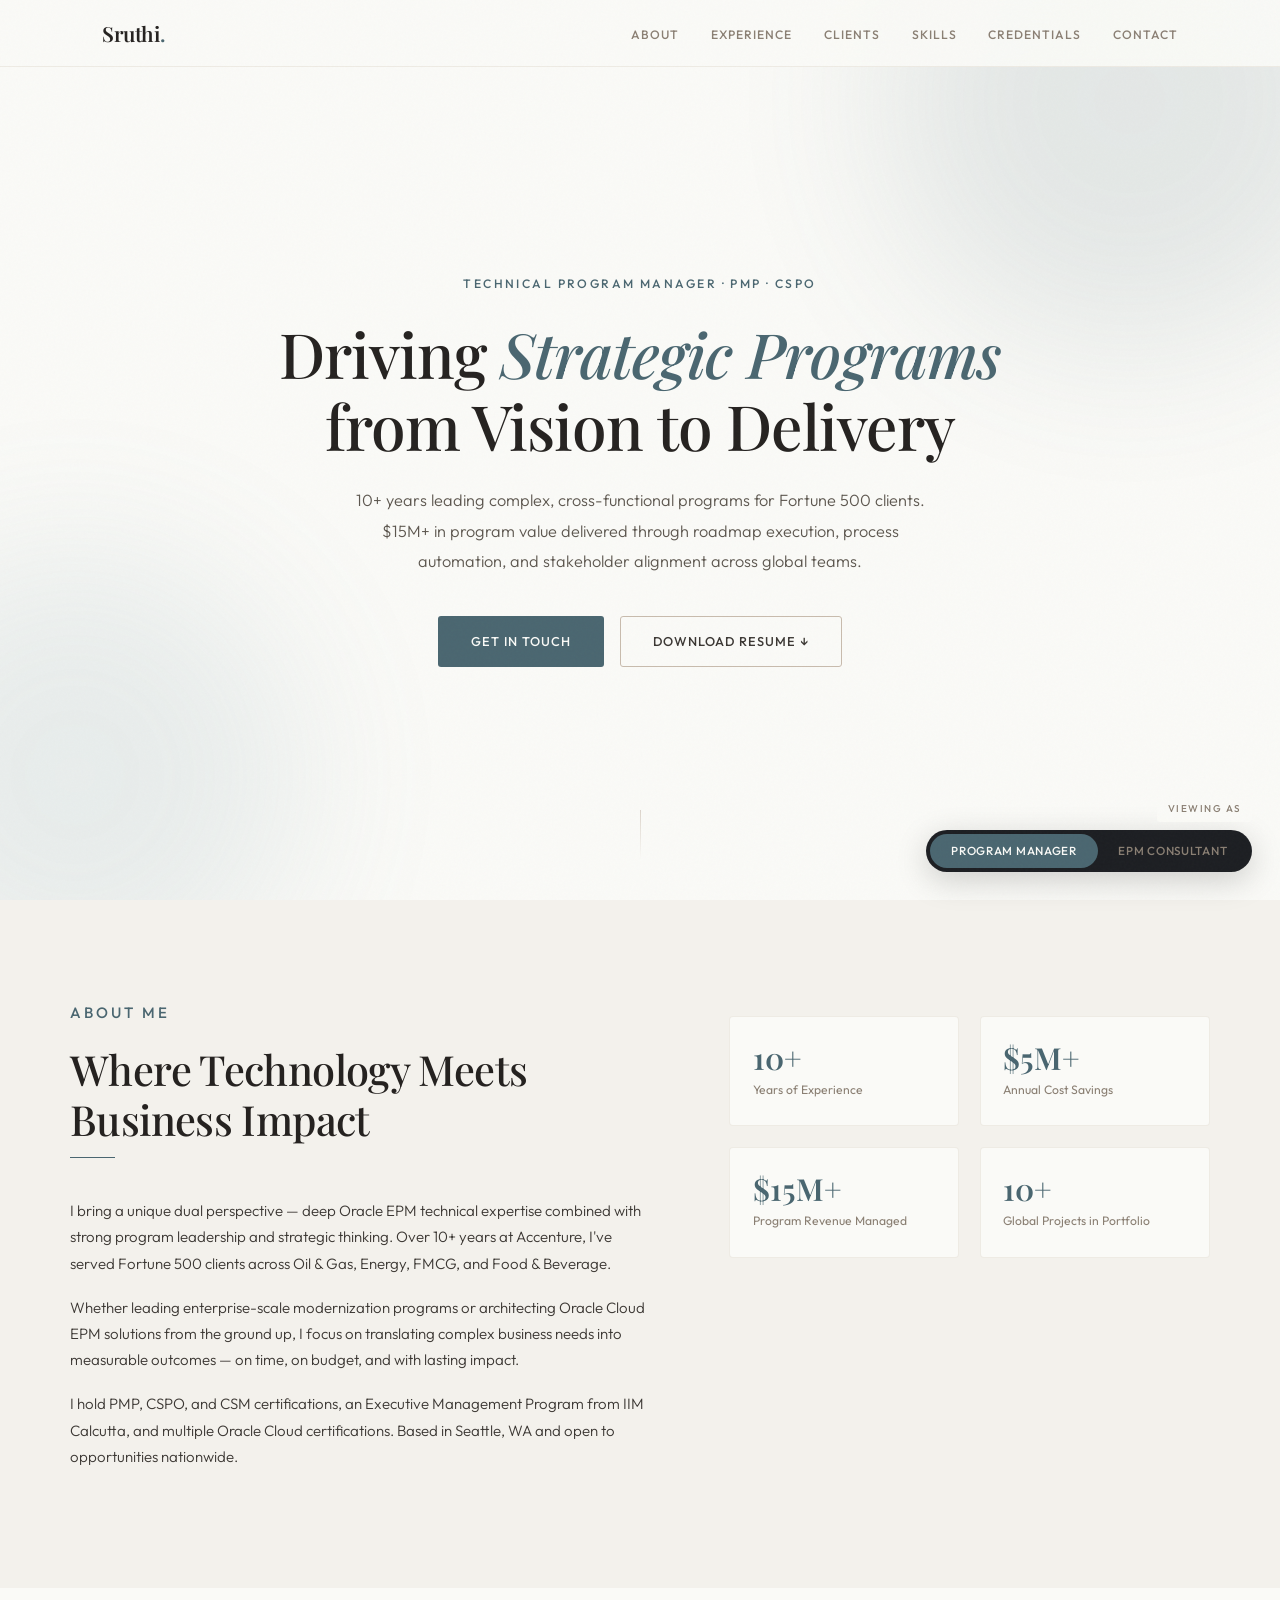
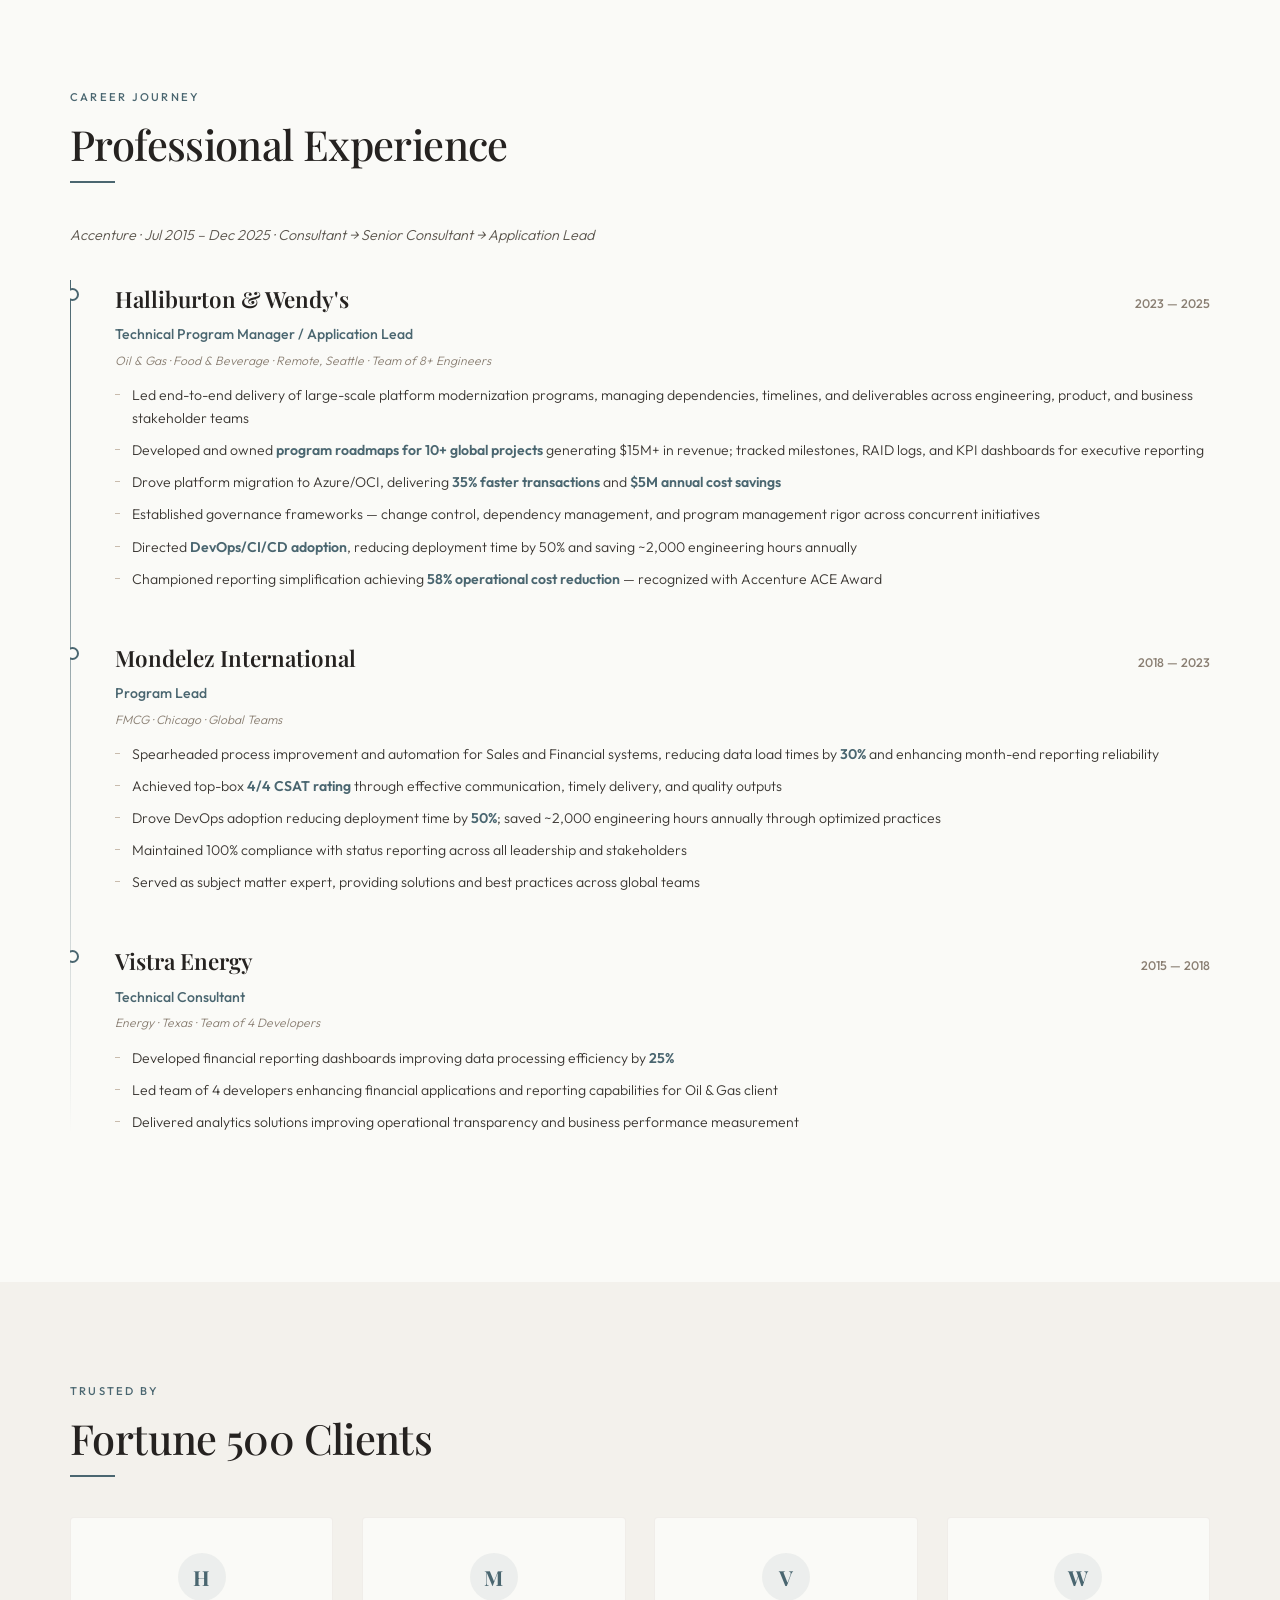
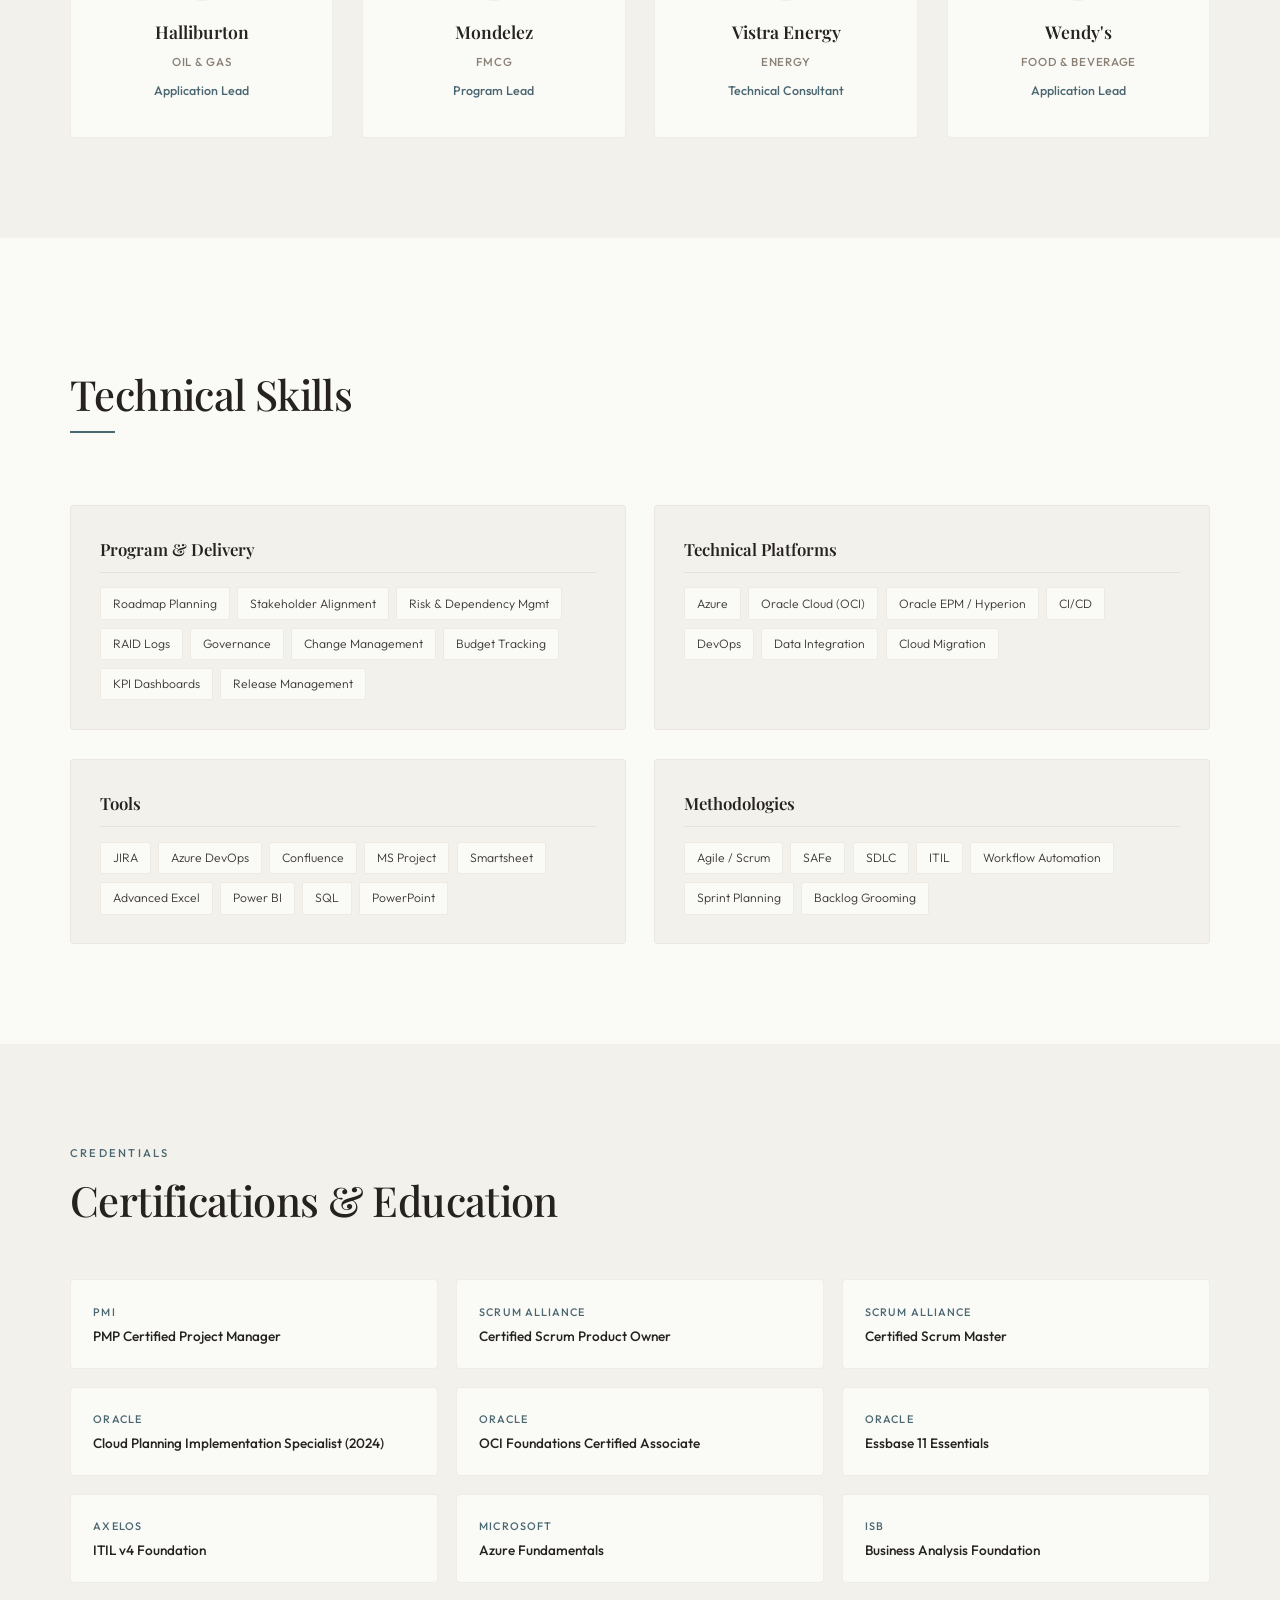
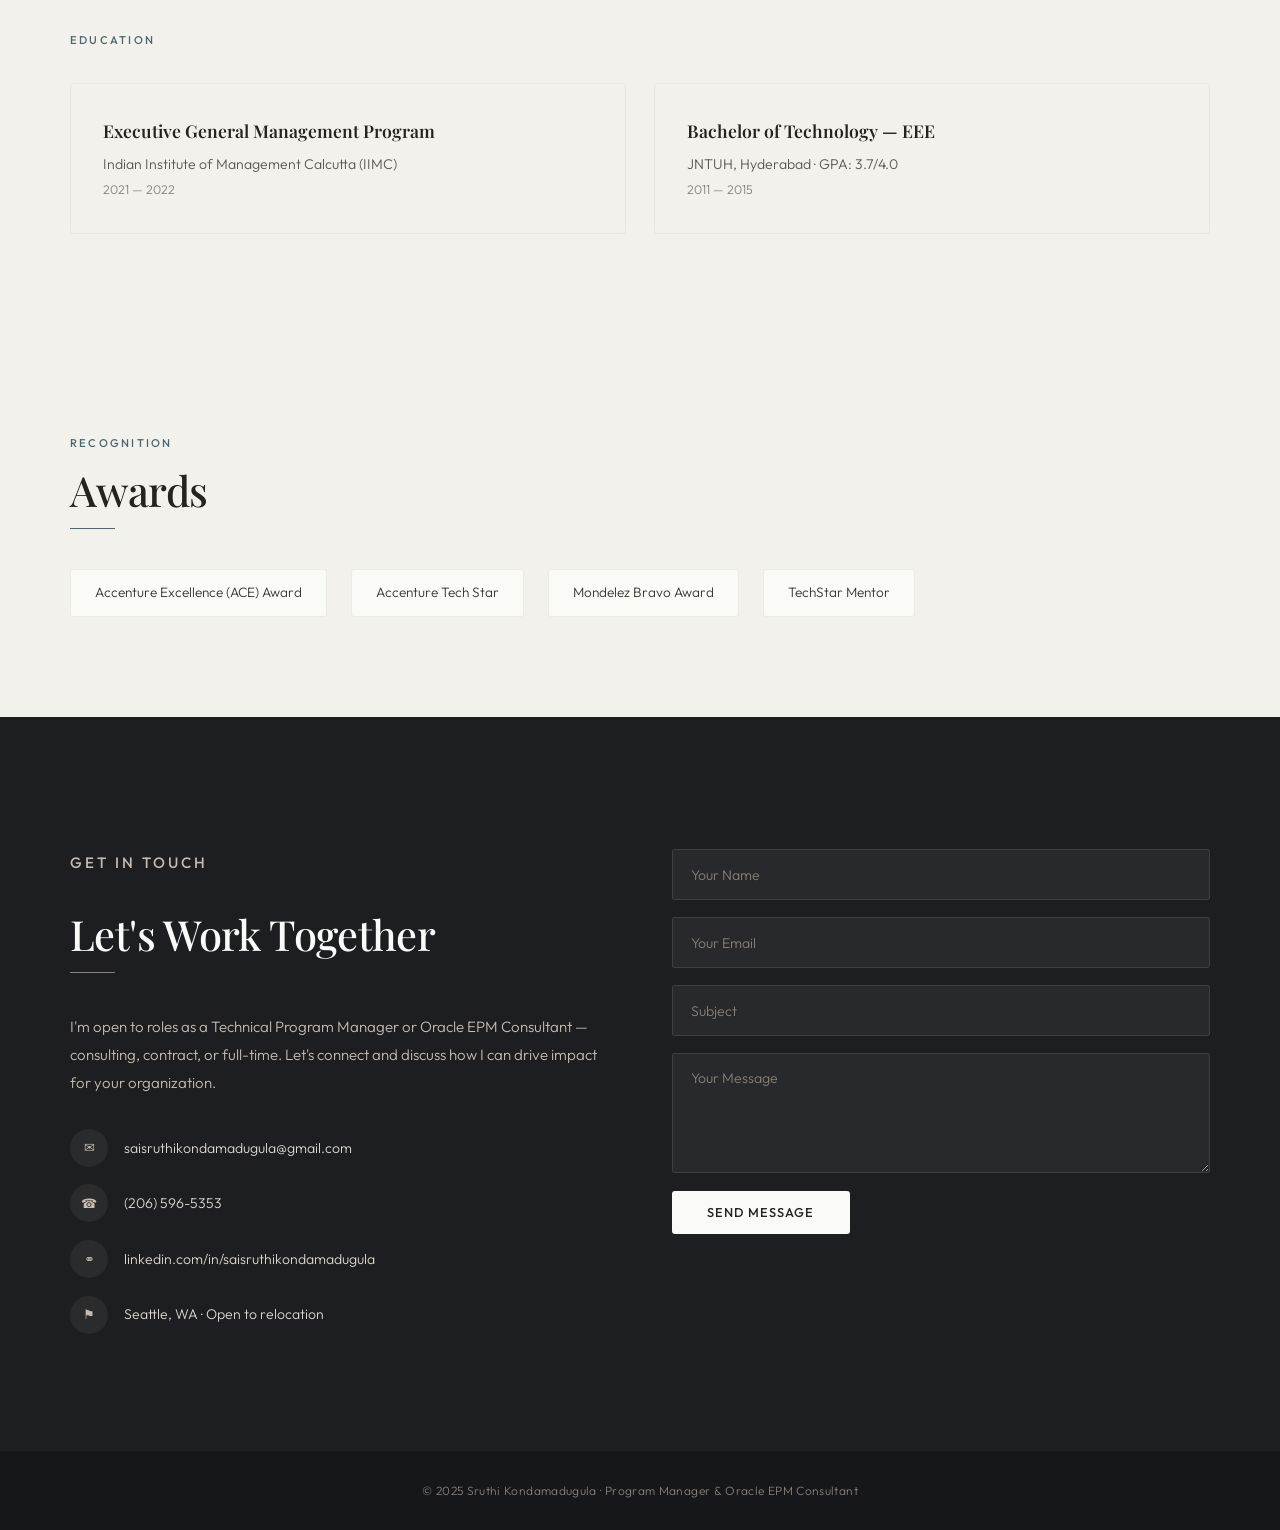
<file: sruthi-portfolio.html>
<!DOCTYPE html>
<html lang="en">
<head>
<meta charset="UTF-8">
<meta name="viewport" content="width=device-width, initial-scale=1.0">
<title>Sruthi Kondamadugula | Program Manager & Oracle EPM Consultant</title>
<link rel="preconnect" href="https://fonts.googleapis.com">
<link href="https://fonts.googleapis.com/css2?family=Playfair+Display:ital,wght@0,400;0,500;0,600;0,700;1,400;1,500&family=Outfit:wght@200;300;400;500;600&display=swap" rel="stylesheet">
<style>
:root {
  --bg: #FAFAF7;
  --bg-alt: #F3F1EC;
  --bg-dark: #1C1E22;
  --bg-darker: #15171A;
  --sand: #DDD6CB;
  --warm: #C8BBAD;
  --stone: #8A7F73;
  --slate: #5C564E;
  --charcoal: #3A3632;
  --deep: #252220;
  --pm: #4A6670;
  --pm-lt: #6B8D9A;
  --pm-glow: rgba(74,102,112,0.08);
  --epm: #7B6548;
  --epm-lt: #A48A64;
  --epm-glow: rgba(123,101,72,0.08);
  --accent: var(--pm);
  --accent-lt: var(--pm-lt);
  --accent-glow: var(--pm-glow);
  --serif: 'Playfair Display', Georgia, serif;
  --sans: 'Outfit', -apple-system, sans-serif;
}
*{margin:0;padding:0;box-sizing:border-box}
html{scroll-behavior:smooth;scroll-padding-top:80px}
body{font-family:var(--sans);color:var(--charcoal);background:var(--bg);line-height:1.75;font-weight:300;-webkit-font-smoothing:antialiased}
body::before{content:'';position:fixed;inset:0;background-image:url("data:image/svg+xml,%3Csvg viewBox='0 0 512 512' xmlns='http://www.w3.org/2000/svg'%3E%3Cfilter id='n'%3E%3CfeTurbulence type='fractalNoise' baseFrequency='0.75' numOctaves='4' stitchTiles='stitch'/%3E%3C/filter%3E%3Crect width='100%25' height='100%25' filter='url(%23n)' opacity='0.025'/%3E%3C/svg%3E");pointer-events:none;z-index:9999}

/* ═══ ROLE TOGGLE (floating) ═══ */
.role-wrap{position:fixed;bottom:28px;right:28px;z-index:200;display:flex;flex-direction:column;align-items:flex-end;gap:.5rem}
.role-hint{font-size:.62rem;letter-spacing:.15em;text-transform:uppercase;color:var(--stone);font-weight:500;background:rgba(250,250,247,.92);padding:.25rem .65rem;border-radius:3px;backdrop-filter:blur(10px)}
.role-bar{display:flex;background:var(--bg-dark);border-radius:40px;padding:4px;box-shadow:0 8px 32px rgba(0,0,0,.18)}
.role-btn{padding:.6rem 1.3rem;font-family:var(--sans);font-size:.73rem;font-weight:500;letter-spacing:.06em;text-transform:uppercase;border:none;background:0 0;color:var(--stone);cursor:pointer;border-radius:36px;transition:all .35s;white-space:nowrap;position:relative;z-index:2}
.role-btn.on{color:var(--bg)}
.role-btn.on.is-pm{background:var(--pm)}
.role-btn.on.is-epm{background:var(--epm)}

/* ═══ NAV ═══ */
nav{position:fixed;top:0;left:0;right:0;background:rgba(250,250,247,.92);backdrop-filter:blur(24px);-webkit-backdrop-filter:blur(24px);z-index:100;border-bottom:1px solid rgba(200,187,173,.25);transition:box-shadow .4s}
nav.scrolled{box-shadow:0 4px 30px rgba(37,34,32,.05)}
.nav-in{max-width:1140px;margin:0 auto;padding:0 2rem;display:flex;justify-content:space-between;align-items:center;height:66px}
.nav-logo{font-family:var(--serif);font-size:1.3rem;font-weight:600;color:var(--deep);text-decoration:none;letter-spacing:-.02em}
.nav-logo .dot{transition:color .4s}
.nav-links{display:flex;gap:2rem;list-style:none}
.nav-links a{text-decoration:none;color:var(--stone);font-size:.76rem;font-weight:500;letter-spacing:.08em;text-transform:uppercase;transition:color .3s;position:relative}
.nav-links a::after{content:'';position:absolute;bottom:-4px;left:0;width:0;height:1.5px;transition:width .3s,background .4s}
.nav-links a:hover{color:var(--deep)}
.nav-links a:hover::after{width:100%}
.mob-tog{display:none;background:0 0;border:none;cursor:pointer;padding:8px}
.mob-tog span{display:block;width:22px;height:1.5px;background:var(--charcoal);margin:5px 0;transition:.3s}

/* ═══ HERO ═══ */
.hero{min-height:100vh;display:flex;align-items:center;justify-content:center;text-align:center;padding:120px 2rem 80px;position:relative;overflow:hidden}
.orb{position:absolute;border-radius:50%;filter:blur(80px);opacity:.12;transition:background .5s}
.orb-1{top:-150px;right:-100px;width:500px;height:500px}
.orb-2{bottom:-100px;left:-150px;width:450px;height:450px}
.hero-inner{position:relative;z-index:1;max-width:780px}
.hero-ey{font-size:.76rem;font-weight:500;letter-spacing:.2em;text-transform:uppercase;margin-bottom:1.5rem;transition:color .4s;opacity:0;animation:fu .8s ease .2s forwards}
.hero h1{font-family:var(--serif);font-size:clamp(2.5rem,5.5vw,3.9rem);font-weight:500;line-height:1.15;color:var(--deep);margin-bottom:1.5rem;letter-spacing:-.015em;opacity:0;animation:fu .8s ease .4s forwards}
.hero h1 em{font-style:italic;transition:color .4s}
.hero-sub{font-size:1.02rem;color:var(--slate);max-width:600px;margin:0 auto 2.5rem;line-height:1.85;opacity:0;animation:fu .8s ease .6s forwards}
.hero-view{transition:opacity .45s,transform .45s}
.hero-view.off{opacity:0;position:absolute;pointer-events:none;transform:translateY(12px)}
.hero-cta{display:flex;gap:1rem;justify-content:center;flex-wrap:wrap;opacity:0;animation:fu .8s ease .8s forwards}
.btn{display:inline-flex;align-items:center;gap:.5rem;padding:.85rem 2rem;font-family:var(--sans);font-size:.8rem;font-weight:500;letter-spacing:.08em;text-transform:uppercase;text-decoration:none;border-radius:3px;transition:all .35s;cursor:pointer}
.btn-fill{color:var(--bg);border:1.5px solid transparent;transition:background .4s,transform .3s,box-shadow .3s}
.btn-fill:hover{transform:translateY(-2px);box-shadow:0 8px 25px rgba(0,0,0,.12)}
.btn-out{background:0 0;color:var(--charcoal);border:1.5px solid var(--warm)}
.btn-out:hover{border-color:var(--charcoal);transform:translateY(-2px)}
.scroll-ind{position:absolute;bottom:40px;left:50%;transform:translateX(-50%);opacity:0;animation:fi 1s ease 1.2s forwards}
.scroll-ln{width:1px;height:50px;background:linear-gradient(to bottom,var(--warm),transparent);margin:0 auto;position:relative;overflow:hidden}
.scroll-ln::after{content:'';position:absolute;top:-50px;left:0;width:1px;height:50px;background:var(--pm);animation:sd 2s ease infinite}

/* ═══ SECTIONS ═══ */
section{padding:100px 2rem}
.ctr{max-width:1140px;margin:0 auto}
.s-lbl{font-size:.7rem;font-weight:500;letter-spacing:.2em;text-transform:uppercase;margin-bottom:.7rem;transition:color .4s}
.s-ttl{font-family:var(--serif);font-size:clamp(1.9rem,3.5vw,2.6rem);font-weight:500;color:var(--deep);margin-bottom:.8rem;letter-spacing:-.015em;line-height:1.2}
.s-div{width:45px;height:1.5px;margin-bottom:2.5rem;transition:background .4s}

/* ═══ ABOUT ═══ */
#about{background:var(--bg-alt)}
.ab-grid{display:grid;grid-template-columns:1.1fr .9fr;gap:4.5rem;align-items:start}
.ab-txt p{margin-bottom:1.1rem;font-size:.94rem;color:var(--charcoal)}
.met-grid{display:grid;grid-template-columns:1fr 1fr;gap:1.3rem;margin-top:1rem}
.met-card{background:var(--bg);padding:1.6rem 1.4rem;border-radius:4px;border:1px solid rgba(200,187,173,.25);transition:all .35s}
.met-card:hover{transform:translateY(-3px);box-shadow:0 10px 30px rgba(37,34,32,.05);border-color:var(--warm)}
.met-num{font-family:var(--serif);font-size:1.9rem;font-weight:600;line-height:1;margin-bottom:.35rem;transition:color .4s}
.met-lbl{font-size:.76rem;color:var(--stone);font-weight:400}
.toggled{transition:opacity .4s,max-height .4s;overflow:hidden}
.toggled.off{opacity:0;max-height:0;padding:0;margin:0;border:none}

/* ═══ EXPERIENCE ═══ */
.exp-panel{transition:opacity .45s,max-height .5s;overflow:hidden}
.exp-panel.off{opacity:0;max-height:0;padding:0}
.tl{position:relative;margin-top:1.5rem}
.tl::before{content:'';position:absolute;left:0;top:0;bottom:0;width:1px}
.tl-item{position:relative;padding-left:2.8rem;margin-bottom:3rem}
.tl-item::before{content:'';position:absolute;left:-4px;top:8px;width:9px;height:9px;background:var(--bg);border-radius:50%;border:2px solid}
.tl-head{display:flex;justify-content:space-between;align-items:baseline;flex-wrap:wrap;gap:.5rem;margin-bottom:.2rem}
.tl-client{font-family:var(--serif);font-size:1.4rem;font-weight:600;color:var(--deep)}
.tl-date{font-size:.78rem;color:var(--stone);font-weight:500}
.tl-role{font-size:.88rem;font-weight:500;margin-bottom:.2rem;transition:color .4s}
.tl-ind{font-size:.76rem;color:var(--stone);margin-bottom:.8rem;font-style:italic}
.tl-bul{list-style:none}
.tl-bul li{position:relative;padding-left:1.1rem;margin-bottom:.55rem;font-size:.88rem;color:var(--charcoal);line-height:1.65}
.tl-bul li::before{content:'';position:absolute;left:0;top:10px;width:5px;height:1px;background:var(--warm)}
.mh{font-weight:600;transition:color .4s}

/* ═══ CLIENTS ═══ */
#clients{background:var(--bg-alt)}
.cl-grid{display:grid;grid-template-columns:repeat(4,1fr);gap:1.8rem;margin-top:2rem}
.cl-card{background:var(--bg);border:1px solid rgba(200,187,173,.2);border-radius:4px;padding:2.2rem 1.3rem;text-align:center;transition:all .35s}
.cl-card:hover{transform:translateY(-4px);box-shadow:0 12px 35px rgba(37,34,32,.06);border-color:var(--warm)}
.cl-ico{width:48px;height:48px;margin:0 auto 1rem;border-radius:50%;display:flex;align-items:center;justify-content:center;font-family:var(--serif);font-size:1.3rem;font-weight:700;transition:background .4s,color .4s}
.cl-name{font-family:var(--serif);font-size:1.1rem;font-weight:600;color:var(--deep);margin-bottom:.25rem}
.cl-type{font-size:.72rem;color:var(--stone);letter-spacing:.06em;text-transform:uppercase;font-weight:500}
.cl-role{font-size:.78rem;margin-top:.5rem;font-weight:500;transition:color .4s}

/* ═══ SKILLS ═══ */
.sk-grid{display:grid;grid-template-columns:1fr 1fr;gap:1.8rem;margin-top:2rem}
.sk-cat{background:var(--bg-alt);padding:1.8rem;border-radius:4px;border:1px solid rgba(200,187,173,.2);transition:all .35s}
.sk-cat:hover{border-color:var(--warm);box-shadow:0 5px 20px rgba(37,34,32,.03)}
.sk-cat-t{font-family:var(--serif);font-size:1.05rem;font-weight:600;color:var(--deep);margin-bottom:.9rem;padding-bottom:.5rem;border-bottom:1px solid rgba(200,187,173,.3)}
.sk-tags{display:flex;flex-wrap:wrap;gap:.45rem}
.sk-tag{padding:.3rem .75rem;background:var(--bg);border:1px solid rgba(200,187,173,.25);border-radius:2px;font-size:.76rem;color:var(--charcoal);transition:all .25s}
.sk-tag:hover{border-color:var(--warm)}
.sk-panel{transition:opacity .4s,max-height .5s;overflow:hidden}
.sk-panel.off{opacity:0;max-height:0;padding:0;margin:0}

/* ═══ CERTIFICATIONS ═══ */
#certs{background:var(--bg-alt)}
.ce-grid{display:grid;grid-template-columns:repeat(3,1fr);gap:1.1rem;margin-top:2rem}
.ce-card{background:var(--bg);padding:1.4rem;border-radius:4px;border:1px solid rgba(200,187,173,.2);transition:all .3s}
.ce-card:hover{transform:translateY(-2px);box-shadow:0 6px 20px rgba(37,34,32,.04)}
.ce-iss{font-size:.68rem;font-weight:500;letter-spacing:.1em;text-transform:uppercase;margin-bottom:.3rem;transition:color .4s}
.ce-name{font-size:.85rem;color:var(--deep);font-weight:500;line-height:1.4}

/* ═══ EDUCATION ═══ */
.ed-grid{display:grid;grid-template-columns:1fr 1fr;gap:1.8rem;margin-top:2rem}
.ed-card{background:var(--bg-alt);padding:2rem;border-radius:4px;border:1px solid rgba(200,187,173,.2);transition:all .35s}
.ed-card:hover{border-color:var(--warm)}
.ed-deg{font-family:var(--serif);font-size:1.1rem;font-weight:600;color:var(--deep);margin-bottom:.3rem}
.ed-sch{font-size:.88rem;color:var(--slate);margin-bottom:.2rem}
.ed-yr{font-size:.78rem;color:var(--stone)}

/* ═══ AWARDS ═══ */
#awards{background:var(--bg-alt)}
.aw-flex{display:flex;gap:1.5rem;flex-wrap:wrap;margin-top:2rem}
.aw-pill{padding:.7rem 1.5rem;background:var(--bg);border:1px solid rgba(200,187,173,.25);border-radius:3px;font-size:.85rem;color:var(--charcoal);transition:all .3s}
.aw-pill:hover{border-color:var(--warm);transform:translateY(-2px);box-shadow:0 4px 12px rgba(0,0,0,.04)}

/* ═══ CONTACT ═══ */
#contact{background:var(--bg-dark);color:var(--bg)}
#contact .s-ttl{color:var(--bg)}
.ct-grid{display:grid;grid-template-columns:1fr 1fr;gap:4rem;margin-top:2rem}
.ct-info p{color:var(--warm);font-size:.94rem;margin-bottom:2rem;line-height:1.85}
.ct-det{display:flex;align-items:center;gap:1rem;margin-bottom:1.1rem}
.ct-ico{width:38px;height:38px;border-radius:50%;background:rgba(200,187,173,.08);display:flex;align-items:center;justify-content:center;font-size:.82rem;color:var(--warm);flex-shrink:0}
.ct-txt{font-size:.88rem;color:var(--sand)}
.ct-txt a{color:var(--sand);text-decoration:none;transition:color .3s}
.ct-txt a:hover{color:var(--bg)}
.ct-form{display:flex;flex-direction:column;gap:1.1rem}
.ct-form input,.ct-form textarea{width:100%;padding:.95rem 1.15rem;background:rgba(250,250,247,.05);border:1px solid rgba(200,187,173,.15);border-radius:3px;color:var(--bg);font-family:var(--sans);font-size:.88rem;font-weight:300;transition:all .3s;outline:none}
.ct-form input::placeholder,.ct-form textarea::placeholder{color:var(--stone)}
.ct-form input:focus,.ct-form textarea:focus{border-color:var(--warm);background:rgba(250,250,247,.08)}
.ct-form textarea{resize:vertical;min-height:120px}
.btn-send{align-self:flex-start;padding:.85rem 2.2rem;background:var(--bg);color:var(--deep);border:none;font-family:var(--sans);font-size:.8rem;font-weight:500;letter-spacing:.08em;text-transform:uppercase;border-radius:3px;cursor:pointer;transition:all .35s}
.btn-send:hover{transform:translateY(-2px);box-shadow:0 8px 25px rgba(250,250,247,.12)}

/* ═══ FOOTER ═══ */
footer{background:var(--bg-darker);padding:1.8rem;text-align:center;font-size:.75rem;color:var(--stone);letter-spacing:.03em}

/* ═══ ANIMATIONS ═══ */
@keyframes fu{from{opacity:0;transform:translateY(25px)}to{opacity:1;transform:translateY(0)}}
@keyframes fi{from{opacity:0}to{opacity:.6}}
@keyframes sd{0%{transform:translateY(0)}100%{transform:translateY(100px)}}
.rv{opacity:0;transform:translateY(28px);transition:opacity .7s ease,transform .7s ease}
.rv.vis{opacity:1;transform:translateY(0)}

/* ═══ RESPONSIVE ═══ */
@media(max-width:960px){
  .ab-grid{grid-template-columns:1fr;gap:2.5rem}
  .cl-grid{grid-template-columns:repeat(2,1fr)}
  .sk-grid{grid-template-columns:1fr}
  .ce-grid{grid-template-columns:repeat(2,1fr)}
  .ct-grid{grid-template-columns:1fr;gap:2.5rem}
  .ed-grid{grid-template-columns:1fr}
}
@media(max-width:650px){
  .nav-links{display:none}
  .mob-tog{display:block}
  .nav-links.open{display:flex;flex-direction:column;position:absolute;top:66px;left:0;right:0;background:rgba(250,250,247,.98);padding:1.5rem 2rem;gap:1rem;border-bottom:1px solid var(--sand)}
  .cl-grid{grid-template-columns:1fr 1fr}
  .ce-grid{grid-template-columns:1fr}
  section{padding:70px 1.5rem}
  .hero{padding-top:100px}
  .role-wrap{bottom:14px;right:14px}
}
</style>
</head>
<body>

<!-- ROLE TOGGLE -->
<div class="role-wrap">
  <div class="role-hint">Viewing as</div>
  <div class="role-bar">
    <button class="role-btn is-pm on" onclick="setRole('pm')">Program Manager</button>
    <button class="role-btn is-epm" onclick="setRole('epm')">EPM Consultant</button>
  </div>
</div>

<!-- NAV -->
<nav id="nb">
  <div class="nav-in">
    <a href="#" class="nav-logo">Sruthi<span class="dot" style="color:var(--pm)">.</span></a>
    <ul class="nav-links" id="nv">
      <li><a href="#about">About</a></li>
      <li><a href="#exp">Experience</a></li>
      <li><a href="#clients">Clients</a></li>
      <li><a href="#skills">Skills</a></li>
      <li><a href="#certs">Credentials</a></li>
      <li><a href="#contact">Contact</a></li>
    </ul>
    <button class="mob-tog" onclick="document.getElementById('nv').classList.toggle('open')"><span></span><span></span><span></span></button>
  </div>
</nav>

<!-- HERO -->
<section class="hero">
  <div class="orb orb-1" id="o1" style="background:var(--pm)"></div>
  <div class="orb orb-2" id="o2" style="background:var(--pm-lt)"></div>
  <div class="hero-inner">
    <div class="hero-view" id="hPm">
      <p class="hero-ey" style="color:var(--pm)">Technical Program Manager &middot; PMP &middot; CSPO</p>
      <h1>Driving <em style="color:var(--pm)">Strategic Programs</em> from Vision to Delivery</h1>
      <p class="hero-sub">10+ years leading complex, cross-functional programs for Fortune 500 clients. $15M+ in program value delivered through roadmap execution, process automation, and stakeholder alignment across global teams.</p>
    </div>
    <div class="hero-view off" id="hEpm">
      <p class="hero-ey" style="color:var(--epm)">Oracle EPM Consultant &middot; Application Lead</p>
      <h1>Architecting <em style="color:var(--epm)">Financial Intelligence</em> for the Enterprise</h1>
      <p class="hero-sub">10+ years delivering 13+ Oracle EPM implementations across Cloud and On-Premise — transforming how global organizations plan, budget, forecast, and report.</p>
    </div>
    <div class="hero-cta">
      <a href="#contact" class="btn btn-fill" id="hBtn" style="background:var(--pm)">Get in Touch</a>
      <a href="#" class="btn btn-out" onclick="event.preventDefault();alert('Host your resume PDF and update this link. Options: Google Drive, Dropbox, or GitHub.')">Download Resume &darr;</a>
    </div>
  </div>
  <div class="scroll-ind"><div class="scroll-ln"></div></div>
</section>

<!-- ABOUT -->
<section id="about">
  <div class="ctr">
    <div class="ab-grid">
      <div class="ab-txt rv">
        <p class="s-lbl acc-c" style="color:var(--pm)">About Me</p>
        <h2 class="s-ttl">Where Technology Meets Business Impact</h2>
        <div class="s-div acc-b" style="background:var(--pm)"></div>
        <p>I bring a unique dual perspective — deep Oracle EPM technical expertise combined with strong program leadership and strategic thinking. Over 10+ years at Accenture, I've served Fortune 500 clients across Oil &amp; Gas, Energy, FMCG, and Food &amp; Beverage.</p>
        <p>Whether leading enterprise-scale modernization programs or architecting Oracle Cloud EPM solutions from the ground up, I focus on translating complex business needs into measurable outcomes — on time, on budget, and with lasting impact.</p>
        <p>I hold PMP, CSPO, and CSM certifications, an Executive Management Program from IIM Calcutta, and multiple Oracle Cloud certifications. Based in Seattle, WA and open to opportunities nationwide.</p>
      </div>
      <div class="met-grid rv">
        <div class="met-card"><div class="met-num acc-c" style="color:var(--pm)">10+</div><div class="met-lbl">Years of Experience</div></div>
        <div class="met-card"><div class="met-num acc-c" style="color:var(--pm)">$5M+</div><div class="met-lbl">Annual Cost Savings</div></div>
        <div class="met-card toggled pm-only" id="pm-m1"><div class="met-num" style="color:var(--pm)">$15M+</div><div class="met-lbl">Program Revenue Managed</div></div>
        <div class="met-card toggled pm-only" id="pm-m2"><div class="met-num" style="color:var(--pm)">10+</div><div class="met-lbl">Global Projects in Portfolio</div></div>
        <div class="met-card toggled epm-only off" id="epm-m1"><div class="met-num" style="color:var(--epm)">13+</div><div class="met-lbl">EPM Implementations</div></div>
        <div class="met-card toggled epm-only off" id="epm-m2"><div class="met-num" style="color:var(--epm)">1,200+</div><div class="met-lbl">Manual Hours Eliminated/Yr</div></div>
      </div>
    </div>
  </div>
</section>

<!-- EXPERIENCE -->
<section id="exp">
  <div class="ctr">
    <p class="s-lbl rv acc-c" style="color:var(--pm)">Career Journey</p>
    <h2 class="s-ttl rv">Professional Experience</h2>
    <div class="s-div rv acc-b" style="background:var(--pm)"></div>
    <p class="rv" style="font-size:.9rem;color:var(--slate);margin-bottom:.5rem;font-style:italic">Accenture &middot; Jul 2015 – Dec 2025 &middot; Consultant → Senior Consultant → Application Lead</p>

    <!-- PM EXPERIENCE -->
    <div class="exp-panel" id="xPm">
      <div class="tl">
        <div class="tl-item rv">
          <div class="tl-head"><span class="tl-client">Halliburton & Wendy's</span><span class="tl-date">2023 — 2025</span></div>
          <div class="tl-role" style="color:var(--pm)">Technical Program Manager / Application Lead</div>
          <div class="tl-ind">Oil & Gas · Food & Beverage · Remote, Seattle · Team of 8+ Engineers</div>
          <ul class="tl-bul">
            <li>Led end-to-end delivery of large-scale platform modernization programs, managing dependencies, timelines, and deliverables across engineering, product, and business stakeholder teams</li>
            <li>Developed and owned <span class="mh" style="color:var(--pm)">program roadmaps for 10+ global projects</span> generating $15M+ in revenue; tracked milestones, RAID logs, and KPI dashboards for executive reporting</li>
            <li>Drove platform migration to Azure/OCI, delivering <span class="mh" style="color:var(--pm)">35% faster transactions</span> and <span class="mh" style="color:var(--pm)">$5M annual cost savings</span></li>
            <li>Established governance frameworks — change control, dependency management, and program management rigor across concurrent initiatives</li>
            <li>Directed <span class="mh" style="color:var(--pm)">DevOps/CI/CD adoption</span>, reducing deployment time by 50% and saving ~2,000 engineering hours annually</li>
            <li>Championed reporting simplification achieving <span class="mh" style="color:var(--pm)">58% operational cost reduction</span> — recognized with Accenture ACE Award</li>
          </ul>
        </div>
        <div class="tl-item rv">
          <div class="tl-head"><span class="tl-client">Mondelez International</span><span class="tl-date">2018 — 2023</span></div>
          <div class="tl-role" style="color:var(--pm)">Program Lead</div>
          <div class="tl-ind">FMCG · Chicago · Global Teams</div>
          <ul class="tl-bul">
            <li>Spearheaded process improvement and automation for Sales and Financial systems, reducing data load times by <span class="mh" style="color:var(--pm)">30%</span> and enhancing month-end reporting reliability</li>
            <li>Achieved top-box <span class="mh" style="color:var(--pm)">4/4 CSAT rating</span> through effective communication, timely delivery, and quality outputs</li>
            <li>Drove DevOps adoption reducing deployment time by <span class="mh" style="color:var(--pm)">50%</span>; saved ~2,000 engineering hours annually through optimized practices</li>
            <li>Maintained 100% compliance with status reporting across all leadership and stakeholders</li>
            <li>Served as subject matter expert, providing solutions and best practices across global teams</li>
          </ul>
        </div>
        <div class="tl-item rv">
          <div class="tl-head"><span class="tl-client">Vistra Energy</span><span class="tl-date">2015 — 2018</span></div>
          <div class="tl-role" style="color:var(--pm)">Technical Consultant</div>
          <div class="tl-ind">Energy · Texas · Team of 4 Developers</div>
          <ul class="tl-bul">
            <li>Developed financial reporting dashboards improving data processing efficiency by <span class="mh" style="color:var(--pm)">25%</span></li>
            <li>Led team of 4 developers enhancing financial applications and reporting capabilities for Oil &amp; Gas client</li>
            <li>Delivered analytics solutions improving operational transparency and business performance measurement</li>
          </ul>
        </div>
      </div>
    </div>

    <!-- EPM EXPERIENCE -->
    <div class="exp-panel off" id="xEpm">
      <div class="tl">
        <div class="tl-item rv">
          <div class="tl-head"><span class="tl-client">Halliburton</span><span class="tl-date">2023 — 2025</span></div>
          <div class="tl-role" style="color:var(--epm)">Application Hyperion Lead</div>
          <div class="tl-ind">Oil & Gas · Houston, TX · Remote from Seattle</div>
          <ul class="tl-bul">
            <li>Led solution redesign of On-Premise Hyperion (Planning, Essbase ASO/BSO) while expanding Cloud EPM modules (EPBCS, Smart Push) — <span class="mh" style="color:var(--epm)">35% performance improvement</span>, <span class="mh" style="color:var(--epm)">$5M annual savings</span></li>
            <li>Deployed EPBCS for Financial, Workforce, and Capex planning; optimized calc-scripts achieving <span class="mh" style="color:var(--epm)">60% faster transactions</span></li>
            <li>Directed multi-version Hyperion upgrades with DR strategy, performance tuning, DevOps/CI/CD — saving <span class="mh" style="color:var(--epm)">~2,000 engineering hours</span></li>
            <li>Architected ETL processes using Informatica, ODI, MaxL for source-to-Hyperion data integration</li>
          </ul>
        </div>
        <div class="tl-item rv">
          <div class="tl-head"><span class="tl-client">Wendy's</span><span class="tl-date">2023 — 2025</span></div>
          <div class="tl-role" style="color:var(--epm)">Application Lead</div>
          <div class="tl-ind">Food & Beverage · USA</div>
          <ul class="tl-bul">
            <li>Implemented EPBCS Planning modules for budgeting and forecasting across the restaurant network</li>
            <li>Automated EPM operations via EPM Automate — eliminating <span class="mh" style="color:var(--epm)">1,200+ manual hours annually</span>, improving release stability by 30%</li>
          </ul>
        </div>
        <div class="tl-item rv">
          <div class="tl-head"><span class="tl-client">Mondelez International</span><span class="tl-date">2018 — 2023</span></div>
          <div class="tl-role" style="color:var(--epm)">Senior Consultant</div>
          <div class="tl-ind">FMCG · Chicago · Multi-geography Financial Planning</div>
          <ul class="tl-bul">
            <li>Led Cloud migration to PBCS; architected <span class="mh" style="color:var(--epm)">ACB (Actual vs Budget Cost Tracker)</span> — reducing reconciliation by ~40%, improving forecast accuracy by 20%</li>
            <li>Developed <span class="mh" style="color:var(--epm)">CMT (Cost Management Tool)</span> on EPBCS — granular cost visibility, budgeting cycle time reduced by 20%</li>
            <li>Engineered data integration pipelines (Oracle ERP Cloud, PeopleSoft, Fusion) — <span class="mh" style="color:var(--epm)">45% data load reliability improvement</span></li>
            <li>Authored MDX, Calc Scripts, Business Rules, Jython, Groovy — <span class="mh" style="color:var(--epm)">30% faster load times</span>, 25% processing efficiency gain</li>
          </ul>
        </div>
        <div class="tl-item rv">
          <div class="tl-head"><span class="tl-client">Vistra Energy</span><span class="tl-date">2015 — 2018</span></div>
          <div class="tl-role" style="color:var(--epm)">Consultant</div>
          <div class="tl-ind">Energy · Texas · On-Premise EPM Modernization</div>
          <ul class="tl-bul">
            <li>Modernized legacy On-Premise EPM through full redesign, DR strategies, LCM management — reducing manual processing by <span class="mh" style="color:var(--epm)">~30%</span></li>
            <li>Executed full SDLC: requirements, design, development, UAT, go-live across Hyperion environments</li>
          </ul>
        </div>
      </div>
    </div>
  </div>
</section>

<!-- CLIENTS -->
<section id="clients">
  <div class="ctr">
    <p class="s-lbl rv acc-c" style="color:var(--pm)">Trusted By</p>
    <h2 class="s-ttl rv">Fortune 500 Clients</h2>
    <div class="s-div rv acc-b" style="background:var(--pm)"></div>
    <div class="cl-grid">
      <div class="cl-card rv">
        <div class="cl-ico acc-ico" style="background:var(--pm-glow);color:var(--pm)">H</div>
        <div class="cl-name">Halliburton</div><div class="cl-type">Oil &amp; Gas</div>
        <div class="cl-role acc-c cl-r" style="color:var(--pm)">Application Lead</div>
      </div>
      <div class="cl-card rv">
        <div class="cl-ico acc-ico" style="background:var(--pm-glow);color:var(--pm)">M</div>
        <div class="cl-name">Mondelez</div><div class="cl-type">FMCG</div>
        <div class="cl-role acc-c cl-r" style="color:var(--pm)">Program Lead</div>
      </div>
      <div class="cl-card rv">
        <div class="cl-ico acc-ico" style="background:var(--pm-glow);color:var(--pm)">V</div>
        <div class="cl-name">Vistra Energy</div><div class="cl-type">Energy</div>
        <div class="cl-role acc-c cl-r" style="color:var(--pm)">Technical Consultant</div>
      </div>
      <div class="cl-card rv">
        <div class="cl-ico acc-ico" style="background:var(--pm-glow);color:var(--pm)">W</div>
        <div class="cl-name">Wendy's</div><div class="cl-type">Food &amp; Beverage</div>
        <div class="cl-role acc-c cl-r" style="color:var(--pm)">Application Lead</div>
      </div>
    </div>
  </div>
</section>

<!-- SKILLS -->
<section id="skills">
  <div class="ctr">
    <p class="s-lbl rv acc-c" style="color:var(--pm)">Expertise</p>
    <h2 class="s-ttl rv">Technical Skills</h2>
    <div class="s-div rv acc-b" style="background:var(--pm)"></div>

    <!-- PM Skills -->
    <div class="sk-panel" id="skPm">
      <div class="sk-grid">
        <div class="sk-cat rv"><div class="sk-cat-t">Program & Delivery</div><div class="sk-tags">
          <span class="sk-tag">Roadmap Planning</span><span class="sk-tag">Stakeholder Alignment</span><span class="sk-tag">Risk & Dependency Mgmt</span><span class="sk-tag">RAID Logs</span><span class="sk-tag">Governance</span><span class="sk-tag">Change Management</span><span class="sk-tag">Budget Tracking</span><span class="sk-tag">KPI Dashboards</span><span class="sk-tag">Release Management</span>
        </div></div>
        <div class="sk-cat rv"><div class="sk-cat-t">Technical Platforms</div><div class="sk-tags">
          <span class="sk-tag">Azure</span><span class="sk-tag">Oracle Cloud (OCI)</span><span class="sk-tag">Oracle EPM / Hyperion</span><span class="sk-tag">CI/CD</span><span class="sk-tag">DevOps</span><span class="sk-tag">Data Integration</span><span class="sk-tag">Cloud Migration</span>
        </div></div>
        <div class="sk-cat rv"><div class="sk-cat-t">Tools</div><div class="sk-tags">
          <span class="sk-tag">JIRA</span><span class="sk-tag">Azure DevOps</span><span class="sk-tag">Confluence</span><span class="sk-tag">MS Project</span><span class="sk-tag">Smartsheet</span><span class="sk-tag">Advanced Excel</span><span class="sk-tag">Power BI</span><span class="sk-tag">SQL</span><span class="sk-tag">PowerPoint</span>
        </div></div>
        <div class="sk-cat rv"><div class="sk-cat-t">Methodologies</div><div class="sk-tags">
          <span class="sk-tag">Agile / Scrum</span><span class="sk-tag">SAFe</span><span class="sk-tag">SDLC</span><span class="sk-tag">ITIL</span><span class="sk-tag">Workflow Automation</span><span class="sk-tag">Sprint Planning</span><span class="sk-tag">Backlog Grooming</span>
        </div></div>
      </div>
    </div>

    <!-- EPM Skills -->
    <div class="sk-panel off" id="skEpm">
      <div class="sk-grid">
        <div class="sk-cat rv"><div class="sk-cat-t">Oracle Cloud EPM</div><div class="sk-tags">
          <span class="sk-tag">PBCS</span><span class="sk-tag">EPBCS</span><span class="sk-tag">FCCS</span><span class="sk-tag">EPM Automate</span><span class="sk-tag">SmartView</span><span class="sk-tag">HFR</span><span class="sk-tag">Data Management</span><span class="sk-tag">Smart Push</span><span class="sk-tag">Management Reporting</span>
        </div></div>
        <div class="sk-cat rv"><div class="sk-cat-t">Oracle On-Premise</div><div class="sk-tags">
          <span class="sk-tag">Hyperion Planning</span><span class="sk-tag">Essbase (ASO/BSO)</span><span class="sk-tag">FDMEE</span><span class="sk-tag">ODI</span><span class="sk-tag">DRM</span><span class="sk-tag">EPMA</span><span class="sk-tag">Calculation Manager</span><span class="sk-tag">LCM</span>
        </div></div>
        <div class="sk-cat rv"><div class="sk-cat-t">Scripting & Development</div><div class="sk-tags">
          <span class="sk-tag">MDX</span><span class="sk-tag">Groovy</span><span class="sk-tag">Jython</span><span class="sk-tag">MaxL</span><span class="sk-tag">Calc Scripts</span><span class="sk-tag">Business Rules</span><span class="sk-tag">Shell Scripts</span><span class="sk-tag">SQL</span><span class="sk-tag">PL/SQL</span>
        </div></div>
        <div class="sk-cat rv"><div class="sk-cat-t">Data Integration & Cloud</div><div class="sk-tags">
          <span class="sk-tag">Oracle ERP Cloud</span><span class="sk-tag">Fusion Apps</span><span class="sk-tag">PeopleSoft</span><span class="sk-tag">Informatica</span><span class="sk-tag">OCI</span><span class="sk-tag">Azure</span><span class="sk-tag">Power BI</span><span class="sk-tag">Tableau</span>
        </div></div>
      </div>
    </div>
  </div>
</section>

<!-- CERTIFICATIONS -->
<section id="certs">
  <div class="ctr">
    <p class="s-lbl rv acc-c" style="color:var(--pm)">Credentials</p>
    <h2 class="s-ttl rv">Certifications & Education</h2>
    <div class="s-div rv acc-b" style="background:var(--pm)"></div>
    <div class="ce-grid">
      <div class="ce-card rv"><div class="ce-iss acc-c" style="color:var(--pm)">PMI</div><div class="ce-name">PMP Certified Project Manager</div></div>
      <div class="ce-card rv"><div class="ce-iss acc-c" style="color:var(--pm)">Scrum Alliance</div><div class="ce-name">Certified Scrum Product Owner</div></div>
      <div class="ce-card rv"><div class="ce-iss acc-c" style="color:var(--pm)">Scrum Alliance</div><div class="ce-name">Certified Scrum Master</div></div>
      <div class="ce-card rv"><div class="ce-iss acc-c" style="color:var(--pm)">Oracle</div><div class="ce-name">Cloud Planning Implementation Specialist (2024)</div></div>
      <div class="ce-card rv"><div class="ce-iss acc-c" style="color:var(--pm)">Oracle</div><div class="ce-name">OCI Foundations Certified Associate</div></div>
      <div class="ce-card rv"><div class="ce-iss acc-c" style="color:var(--pm)">Oracle</div><div class="ce-name">Essbase 11 Essentials</div></div>
      <div class="ce-card rv"><div class="ce-iss acc-c" style="color:var(--pm)">AXELOS</div><div class="ce-name">ITIL v4 Foundation</div></div>
      <div class="ce-card rv"><div class="ce-iss acc-c" style="color:var(--pm)">Microsoft</div><div class="ce-name">Azure Fundamentals</div></div>
      <div class="ce-card rv"><div class="ce-iss acc-c" style="color:var(--pm)">ISB</div><div class="ce-name">Business Analysis Foundation</div></div>
    </div>
    <div style="margin-top:3rem">
      <p class="s-lbl rv acc-c" style="color:var(--pm)">Education</p>
      <div class="ed-grid">
        <div class="ed-card rv"><div class="ed-deg">Executive General Management Program</div><div class="ed-sch">Indian Institute of Management Calcutta (IIMC)</div><div class="ed-yr">2021 — 2022</div></div>
        <div class="ed-card rv"><div class="ed-deg">Bachelor of Technology — EEE</div><div class="ed-sch">JNTUH, Hyderabad · GPA: 3.7/4.0</div><div class="ed-yr">2011 — 2015</div></div>
      </div>
    </div>
  </div>
</section>

<!-- AWARDS -->
<section id="awards">
  <div class="ctr">
    <p class="s-lbl rv acc-c" style="color:var(--pm)">Recognition</p>
    <h2 class="s-ttl rv">Awards</h2>
    <div class="s-div rv acc-b" style="background:var(--pm)"></div>
    <div class="aw-flex">
      <div class="aw-pill rv">Accenture Excellence (ACE) Award</div>
      <div class="aw-pill rv">Accenture Tech Star</div>
      <div class="aw-pill rv">Mondelez Bravo Award</div>
      <div class="aw-pill rv">TechStar Mentor</div>
    </div>
  </div>
</section>

<!-- CONTACT -->
<section id="contact">
  <div class="ctr">
    <div class="ct-grid">
      <div class="ct-info rv">
        <p class="s-lbl" style="color:var(--warm)">Get in Touch</p>
        <h2 class="s-ttl">Let's Work Together</h2>
        <div class="s-div" style="background:var(--stone)"></div>
        <p>I'm open to roles as a Technical Program Manager or Oracle EPM Consultant — consulting, contract, or full-time. Let's connect and discuss how I can drive impact for your organization.</p>
        <div class="ct-det"><div class="ct-ico">&#9993;</div><div class="ct-txt"><a href="mailto:saisruthikondamadugula@gmail.com">saisruthikondamadugula@gmail.com</a></div></div>
        <div class="ct-det"><div class="ct-ico">&#9742;</div><div class="ct-txt"><a href="tel:+12065965353">(206) 596-5353</a></div></div>
        <div class="ct-det"><div class="ct-ico">&#9901;</div><div class="ct-txt"><a href="https://linkedin.com/in/saisruthikondamadugula" target="_blank">linkedin.com/in/saisruthikondamadugula</a></div></div>
        <div class="ct-det"><div class="ct-ico">&#9873;</div><div class="ct-txt">Seattle, WA · Open to relocation</div></div>
      </div>
      <div class="rv">
        <div class="ct-form">
          <input type="text" placeholder="Your Name" id="fn">
          <input type="email" placeholder="Your Email" id="fe">
          <input type="text" placeholder="Subject" id="fs">
          <textarea placeholder="Your Message" id="fm"></textarea>
          <button class="btn-send" onclick="sendMail()">Send Message</button>
        </div>
      </div>
    </div>
  </div>
</section>

<footer><p>&copy; 2025 Sruthi Kondamadugula &middot; Program Manager & Oracle EPM Consultant</p></footer>

<script>
const pmRoles=['Application Lead','Program Lead','Technical Consultant','Application Lead'];
const epmRoles=['Hyperion Lead','Senior Consultant','Consultant','Application Lead'];

function setRole(r){
  const isPm=r==='pm';
  const c=isPm?'var(--pm)':'var(--epm)';
  const g=isPm?'var(--pm-glow)':'var(--epm-glow)';
  const bg=isPm?'var(--pm)':'var(--epm)';

  // Buttons
  document.querySelectorAll('.role-btn').forEach(b=>b.classList.remove('on'));
  document.querySelector(`.role-btn.is-${r}`).classList.add('on');

  // Hero
  document.getElementById('hPm').classList.toggle('off',!isPm);
  document.getElementById('hEpm').classList.toggle('off',isPm);
  document.getElementById('o1').style.background=isPm?'var(--pm)':'var(--epm)';
  document.getElementById('o2').style.background=isPm?'var(--pm-lt)':'var(--epm-lt)';
  document.getElementById('hBtn').style.background=bg;

  // Logo dot
  document.querySelector('.dot').style.color=c;

  // Accent colors (labels, dividers)
  document.querySelectorAll('.acc-c').forEach(e=>e.style.color=c);
  document.querySelectorAll('.acc-b').forEach(e=>e.style.background=c);
  document.querySelectorAll('.nav-links a::after').forEach(()=>{});

  // Metrics
  document.querySelectorAll('.pm-only').forEach(e=>e.classList.toggle('off',!isPm));
  document.querySelectorAll('.epm-only').forEach(e=>e.classList.toggle('off',isPm));

  // Experience panels
  document.getElementById('xPm').classList.toggle('off',!isPm);
  document.getElementById('xEpm').classList.toggle('off',isPm);

  // Skills panels
  document.getElementById('skPm').classList.toggle('off',!isPm);
  document.getElementById('skEpm').classList.toggle('off',isPm);

  // Client icons & roles
  document.querySelectorAll('.acc-ico').forEach(e=>{e.style.background=g;e.style.color=c});
  document.querySelectorAll('.cl-r').forEach((e,i)=>{e.style.color=c;e.textContent=(isPm?pmRoles:epmRoles)[i]});

  // Timeline accent via inline style trick
  const tlColor=isPm?'var(--pm)':'var(--epm)';
  document.querySelectorAll('.tl').forEach(t=>t.style.setProperty('--tl-c',tlColor));

  // Re-observe reveals
  document.querySelectorAll('.rv:not(.vis)').forEach(el=>obs.observe(el));
}

// Reveal observer
const obs=new IntersectionObserver(es=>{
  es.forEach(e=>{if(e.isIntersecting)e.target.classList.add('vis')});
},{threshold:.08,rootMargin:'0px 0px -40px 0px'});
document.querySelectorAll('.rv').forEach(el=>obs.observe(el));

// Nav scroll
window.addEventListener('scroll',()=>{document.getElementById('nb').classList.toggle('scrolled',window.scrollY>50)});

// Dynamic timeline styles
const s=document.createElement('style');
s.textContent=`
.tl::before{background:linear-gradient(to bottom,var(--tl-c,var(--pm)),transparent)!important}
.tl-item::before{border-color:var(--tl-c,var(--pm))!important}
.nav-links a::after{background:var(--pm)}
`;
document.head.appendChild(s);

// Mail
function sendMail(){
  const n=document.getElementById('fn').value,e=document.getElementById('fe').value;
  const su=document.getElementById('fs').value||'Portfolio Contact',m=document.getElementById('fm').value;
  if(!n||!e||!m){alert('Please fill in all required fields.');return}
  window.location.href=`mailto:saisruthikondamadugula@gmail.com?subject=${encodeURIComponent(su+' - from '+n)}&body=${encodeURIComponent(m+'\n\nFrom: '+n+'\nEmail: '+e)}`;
}

// Mobile nav close on click
document.querySelectorAll('.nav-links a').forEach(a=>{a.addEventListener('click',()=>document.getElementById('nv').classList.remove('open'))});
</script>
</body>
</html>
</file>
<file: style.css>
:root {
  --bg: #FAFAF7;
  --bg-alt: #F3F1EC;
  --bg-dark: #1C1E22;
  --bg-darker: #15171A;
  --sand: #DDD6CB;
  --warm: #C8BBAD;
  --stone: #8A7F73;
  --slate: #5C564E;
  --charcoal: #3A3632;
  --deep: #252220;
  --pm: #4A6670;
  --pm-lt: #6B8D9A;
  --pm-glow: rgba(74,102,112,0.08);
  --epm: #7B6548;
  --epm-lt: #A48A64;
  --epm-glow: rgba(123,101,72,0.08);
  --accent: var(--pm);
  --accent-lt: var(--pm-lt);
  --accent-glow: var(--pm-glow);
  --serif: 'Playfair Display', Georgia, serif;
  --sans: 'Outfit', -apple-system, sans-serif;
}
*{margin:0;padding:0;box-sizing:border-box}
html{scroll-behavior:smooth;scroll-padding-top:80px}
body{font-family:var(--sans);color:var(--charcoal);background:var(--bg);line-height:1.75;font-weight:300;-webkit-font-smoothing:antialiased}
body::before{content:'';position:fixed;inset:0;background-image:url("data:image/svg+xml,%3Csvg viewBox='0 0 512 512' xmlns='http://www.w3.org/2000/svg'%3E%3Cfilter id='n'%3E%3CfeTurbulence type='fractalNoise' baseFrequency='0.75' numOctaves='4' stitchTiles='stitch'/%3E%3C/filter%3E%3Crect width='100%25' height='100%25' filter='url(%23n)' opacity='0.025'/%3E%3C/svg%3E");pointer-events:none;z-index:9999}

/* ═══ ROLE TOGGLE (floating) ═══ */
.role-wrap{position:fixed;bottom:28px;right:28px;z-index:200;display:flex;flex-direction:column;align-items:flex-end;gap:.5rem}
.role-hint{font-size:.62rem;letter-spacing:.15em;text-transform:uppercase;color:var(--stone);font-weight:500;background:rgba(250,250,247,.92);padding:.25rem .65rem;border-radius:3px;backdrop-filter:blur(10px)}
.role-bar{display:flex;background:var(--bg-dark);border-radius:40px;padding:4px;box-shadow:0 8px 32px rgba(0,0,0,.18)}
.role-btn{padding:.6rem 1.3rem;font-family:var(--sans);font-size:.73rem;font-weight:500;letter-spacing:.06em;text-transform:uppercase;border:none;background:0 0;color:var(--stone);cursor:pointer;border-radius:36px;transition:all .35s;white-space:nowrap;position:relative;z-index:2}
.role-btn.on{color:var(--bg)}
.role-btn.on.is-pm{background:var(--pm)}
.role-btn.on.is-epm{background:var(--epm)}

/* ═══ NAV ═══ */
nav{position:fixed;top:0;left:0;right:0;background:rgba(250,250,247,.92);backdrop-filter:blur(24px);-webkit-backdrop-filter:blur(24px);z-index:100;border-bottom:1px solid rgba(200,187,173,.25);transition:box-shadow .4s}
nav.scrolled{box-shadow:0 4px 30px rgba(37,34,32,.05)}
.nav-in{max-width:1140px;margin:0 auto;padding:0 2rem;display:flex;justify-content:space-between;align-items:center;height:66px}
.nav-logo{font-family:var(--serif);font-size:1.3rem;font-weight:600;color:var(--deep);text-decoration:none;letter-spacing:-.02em}
.nav-logo .dot{transition:color .4s}
.nav-links{display:flex;gap:2rem;list-style:none}
.nav-links a{text-decoration:none;color:var(--stone);font-size:.76rem;font-weight:500;letter-spacing:.08em;text-transform:uppercase;transition:color .3s;position:relative}
.nav-links a::after{content:'';position:absolute;bottom:-4px;left:0;width:0;height:1.5px;transition:width .3s,background .4s}
.nav-links a:hover{color:var(--deep)}
.nav-links a:hover::after{width:100%}
.mob-tog{display:none;background:0 0;border:none;cursor:pointer;padding:8px}
.mob-tog span{display:block;width:22px;height:1.5px;background:var(--charcoal);margin:5px 0;transition:.3s}

/* ═══ HERO ═══ */
.hero{min-height:100vh;display:flex;align-items:center;justify-content:center;text-align:center;padding:120px 2rem 80px;position:relative;overflow:hidden}
.orb{position:absolute;border-radius:50%;filter:blur(80px);opacity:.12;transition:background .5s}
.orb-1{top:-150px;right:-100px;width:500px;height:500px}
.orb-2{bottom:-100px;left:-150px;width:450px;height:450px}
.hero-inner{position:relative;z-index:1;max-width:780px}
.hero-ey{font-size:.76rem;font-weight:500;letter-spacing:.2em;text-transform:uppercase;margin-bottom:1.5rem;transition:color .4s;opacity:0;animation:fu .8s ease .2s forwards}
.hero h1{font-family:var(--serif);font-size:clamp(2.5rem,5.5vw,3.9rem);font-weight:500;line-height:1.15;color:var(--deep);margin-bottom:1.5rem;letter-spacing:-.015em;opacity:0;animation:fu .8s ease .4s forwards}
.hero h1 em{font-style:italic;transition:color .4s}
.hero-sub{font-size:1.02rem;color:var(--slate);max-width:600px;margin:0 auto 2.5rem;line-height:1.85;opacity:0;animation:fu .8s ease .6s forwards}
.hero-view{transition:opacity .45s,transform .45s}
.hero-view.off{opacity:0;position:absolute;pointer-events:none;transform:translateY(12px)}
.hero-cta{display:flex;gap:1rem;justify-content:center;flex-wrap:wrap;opacity:0;animation:fu .8s ease .8s forwards}
.btn{display:inline-flex;align-items:center;gap:.5rem;padding:.85rem 2rem;font-family:var(--sans);font-size:.8rem;font-weight:500;letter-spacing:.08em;text-transform:uppercase;text-decoration:none;border-radius:3px;transition:all .35s;cursor:pointer}
.btn-fill{color:var(--bg);border:1.5px solid transparent;transition:background .4s,transform .3s,box-shadow .3s}
.btn-fill:hover{transform:translateY(-2px);box-shadow:0 8px 25px rgba(0,0,0,.12)}
.btn-out{background:0 0;color:var(--charcoal);border:1.5px solid var(--warm)}
.btn-out:hover{border-color:var(--charcoal);transform:translateY(-2px)}
.scroll-ind{position:absolute;bottom:40px;left:50%;transform:translateX(-50%);opacity:0;animation:fi 1s ease 1.2s forwards}
.scroll-ln{width:1px;height:50px;background:linear-gradient(to bottom,var(--warm),transparent);margin:0 auto;position:relative;overflow:hidden}
.scroll-ln::after{content:'';position:absolute;top:-50px;left:0;width:1px;height:50px;background:var(--pm);animation:sd 2s ease infinite}

/* ═══ SECTIONS ═══ */
section{padding:100px 2rem}
.ctr{max-width:1140px;margin:0 auto}
.s-lbl{font-size:.7rem;font-weight:500;letter-spacing:.2em;text-transform:uppercase;margin-bottom:.7rem;transition:color .4s}
.s-ttl{font-family:var(--serif);font-size:clamp(1.9rem,3.5vw,2.6rem);font-weight:500;color:var(--deep);margin-bottom:.8rem;letter-spacing:-.015em;line-height:1.2}
.s-div{width:45px;height:1.5px;margin-bottom:2.5rem;transition:background .4s}

/* ═══ ABOUT ═══ */
#about{background:var(--bg-alt)}
.ab-grid{display:grid;grid-template-columns:1.1fr .9fr;gap:4.5rem;align-items:start}
.ab-txt p{margin-bottom:1.1rem;font-size:.94rem;color:var(--charcoal)}
.met-grid{display:grid;grid-template-columns:1fr 1fr;gap:1.3rem;margin-top:1rem}
.met-card{background:var(--bg);padding:1.6rem 1.4rem;border-radius:4px;border:1px solid rgba(200,187,173,.25);transition:all .35s}
.met-card:hover{transform:translateY(-3px);box-shadow:0 10px 30px rgba(37,34,32,.05);border-color:var(--warm)}
.met-num{font-family:var(--serif);font-size:1.9rem;font-weight:600;line-height:1;margin-bottom:.35rem;transition:color .4s}
.met-lbl{font-size:.76rem;color:var(--stone);font-weight:400}
.toggled{transition:opacity .4s,max-height .4s;overflow:hidden}
.toggled.off{opacity:0;max-height:0;padding:0;margin:0;border:none}

/* ═══ EXPERIENCE ═══ */
.exp-panel{transition:opacity .45s,max-height .5s;overflow:hidden}
.exp-panel.off{opacity:0;max-height:0;padding:0}
.tl{position:relative;margin-top:1.5rem}
.tl::before{content:'';position:absolute;left:0;top:0;bottom:0;width:1px}
.tl-item{position:relative;padding-left:2.8rem;margin-bottom:3rem}
.tl-item::before{content:'';position:absolute;left:-4px;top:8px;width:9px;height:9px;background:var(--bg);border-radius:50%;border:2px solid}
.tl-head{display:flex;justify-content:space-between;align-items:baseline;flex-wrap:wrap;gap:.5rem;margin-bottom:.2rem}
.tl-client{font-family:var(--serif);font-size:1.4rem;font-weight:600;color:var(--deep)}
.tl-date{font-size:.78rem;color:var(--stone);font-weight:500}
.tl-role{font-size:.88rem;font-weight:500;margin-bottom:.2rem;transition:color .4s}
.tl-ind{font-size:.76rem;color:var(--stone);margin-bottom:.8rem;font-style:italic}
.tl-bul{list-style:none}
.tl-bul li{position:relative;padding-left:1.1rem;margin-bottom:.55rem;font-size:.88rem;color:var(--charcoal);line-height:1.65}
.tl-bul li::before{content:'';position:absolute;left:0;top:10px;width:5px;height:1px;background:var(--warm)}
.mh{font-weight:600;transition:color .4s}

/* ═══ CLIENTS ═══ */
#clients{background:var(--bg-alt)}
.cl-grid{display:grid;grid-template-columns:repeat(4,1fr);gap:1.8rem;margin-top:2rem}
.cl-card{background:var(--bg);border:1px solid rgba(200,187,173,.2);border-radius:4px;padding:2.2rem 1.3rem;text-align:center;transition:all .35s}
.cl-card:hover{transform:translateY(-4px);box-shadow:0 12px 35px rgba(37,34,32,.06);border-color:var(--warm)}
.cl-ico{width:48px;height:48px;margin:0 auto 1rem;border-radius:50%;display:flex;align-items:center;justify-content:center;font-family:var(--serif);font-size:1.3rem;font-weight:700;transition:background .4s,color .4s}
.cl-name{font-family:var(--serif);font-size:1.1rem;font-weight:600;color:var(--deep);margin-bottom:.25rem}
.cl-type{font-size:.72rem;color:var(--stone);letter-spacing:.06em;text-transform:uppercase;font-weight:500}
.cl-role{font-size:.78rem;margin-top:.5rem;font-weight:500;transition:color .4s}

/* ═══ SKILLS ═══ */
.sk-grid{display:grid;grid-template-columns:1fr 1fr;gap:1.8rem;margin-top:2rem}
.sk-cat{background:var(--bg-alt);padding:1.8rem;border-radius:4px;border:1px solid rgba(200,187,173,.2);transition:all .35s}
.sk-cat:hover{border-color:var(--warm);box-shadow:0 5px 20px rgba(37,34,32,.03)}
.sk-cat-t{font-family:var(--serif);font-size:1.05rem;font-weight:600;color:var(--deep);margin-bottom:.9rem;padding-bottom:.5rem;border-bottom:1px solid rgba(200,187,173,.3)}
.sk-tags{display:flex;flex-wrap:wrap;gap:.45rem}
.sk-tag{padding:.3rem .75rem;background:var(--bg);border:1px solid rgba(200,187,173,.25);border-radius:2px;font-size:.76rem;color:var(--charcoal);transition:all .25s}
.sk-tag:hover{border-color:var(--warm)}
.sk-panel{transition:opacity .4s,max-height .5s;overflow:hidden}
.sk-panel.off{opacity:0;max-height:0;padding:0;margin:0}

/* ═══ CERTIFICATIONS ═══ */
#certs{background:var(--bg-alt)}
.ce-grid{display:grid;grid-template-columns:repeat(3,1fr);gap:1.1rem;margin-top:2rem}
.ce-card{background:var(--bg);padding:1.4rem;border-radius:4px;border:1px solid rgba(200,187,173,.2);transition:all .3s}
.ce-card:hover{transform:translateY(-2px);box-shadow:0 6px 20px rgba(37,34,32,.04)}
.ce-iss{font-size:.68rem;font-weight:500;letter-spacing:.1em;text-transform:uppercase;margin-bottom:.3rem;transition:color .4s}
.ce-name{font-size:.85rem;color:var(--deep);font-weight:500;line-height:1.4}

/* ═══ EDUCATION ═══ */
.ed-grid{display:grid;grid-template-columns:1fr 1fr;gap:1.8rem;margin-top:2rem}
.ed-card{background:var(--bg-alt);padding:2rem;border-radius:4px;border:1px solid rgba(200,187,173,.2);transition:all .35s}
.ed-card:hover{border-color:var(--warm)}
.ed-deg{font-family:var(--serif);font-size:1.1rem;font-weight:600;color:var(--deep);margin-bottom:.3rem}
.ed-sch{font-size:.88rem;color:var(--slate);margin-bottom:.2rem}
.ed-yr{font-size:.78rem;color:var(--stone)}

/* ═══ AWARDS ═══ */
#awards{background:var(--bg-alt)}
.aw-flex{display:flex;gap:1.5rem;flex-wrap:wrap;margin-top:2rem}
.aw-pill{padding:.7rem 1.5rem;background:var(--bg);border:1px solid rgba(200,187,173,.25);border-radius:3px;font-size:.85rem;color:var(--charcoal);transition:all .3s}
.aw-pill:hover{border-color:var(--warm);transform:translateY(-2px);box-shadow:0 4px 12px rgba(0,0,0,.04)}

/* ═══ CONTACT ═══ */
#contact{background:var(--bg-dark);color:var(--bg)}
#contact .s-ttl{color:var(--bg)}
.ct-grid{display:grid;grid-template-columns:1fr 1fr;gap:4rem;margin-top:2rem}
.ct-info p{color:var(--warm);font-size:.94rem;margin-bottom:2rem;line-height:1.85}
.ct-det{display:flex;align-items:center;gap:1rem;margin-bottom:1.1rem}
.ct-ico{width:38px;height:38px;border-radius:50%;background:rgba(200,187,173,.08);display:flex;align-items:center;justify-content:center;font-size:.82rem;color:var(--warm);flex-shrink:0}
.ct-txt{font-size:.88rem;color:var(--sand)}
.ct-txt a{color:var(--sand);text-decoration:none;transition:color .3s}
.ct-txt a:hover{color:var(--bg)}
.ct-form{display:flex;flex-direction:column;gap:1.1rem}
.ct-form input,.ct-form textarea{width:100%;padding:.95rem 1.15rem;background:rgba(250,250,247,.05);border:1px solid rgba(200,187,173,.15);border-radius:3px;color:var(--bg);font-family:var(--sans);font-size:.88rem;font-weight:300;transition:all .3s;outline:none}
.ct-form input::placeholder,.ct-form textarea::placeholder{color:var(--stone)}
.ct-form input:focus,.ct-form textarea:focus{border-color:var(--warm);background:rgba(250,250,247,.08)}
.ct-form textarea{resize:vertical;min-height:120px}
.btn-send{align-self:flex-start;padding:.85rem 2.2rem;background:var(--bg);color:var(--deep);border:none;font-family:var(--sans);font-size:.8rem;font-weight:500;letter-spacing:.08em;text-transform:uppercase;border-radius:3px;cursor:pointer;transition:all .35s}
.btn-send:hover{transform:translateY(-2px);box-shadow:0 8px 25px rgba(250,250,247,.12)}

/* ═══ FOOTER ═══ */
footer{background:var(--bg-darker);padding:1.8rem;text-align:center;font-size:.75rem;color:var(--stone);letter-spacing:.03em}

/* ═══ ANIMATIONS ═══ */
@keyframes fu{from{opacity:0;transform:translateY(25px)}to{opacity:1;transform:translateY(0)}}
@keyframes fi{from{opacity:0}to{opacity:.6}}
@keyframes sd{0%{transform:translateY(0)}100%{transform:translateY(100px)}}
.rv{opacity:0;transform:translateY(28px);transition:opacity .7s ease,transform .7s ease}
.rv.vis{opacity:1;transform:translateY(0)}

/* ═══ RESPONSIVE ═══ */
@media(max-width:960px){
  .ab-grid{grid-template-columns:1fr;gap:2.5rem}
  .cl-grid{grid-template-columns:repeat(2,1fr)}
  .sk-grid{grid-template-columns:1fr}
  .ce-grid{grid-template-columns:repeat(2,1fr)}
  .ct-grid{grid-template-columns:1fr;gap:2.5rem}
  .ed-grid{grid-template-columns:1fr}
}
@media(max-width:650px){
  .nav-links{display:none}
  .mob-tog{display:block}
  .nav-links.open{display:flex;flex-direction:column;position:absolute;top:66px;left:0;right:0;background:rgba(250,250,247,.98);padding:1.5rem 2rem;gap:1rem;border-bottom:1px solid var(--sand)}
  .cl-grid{grid-template-columns:1fr 1fr}
  .ce-grid{grid-template-columns:1fr}
  section{padding:70px 1.5rem}
  .hero{padding-top:100px}
  .role-wrap{bottom:14px;right:14px}
}
</file>
